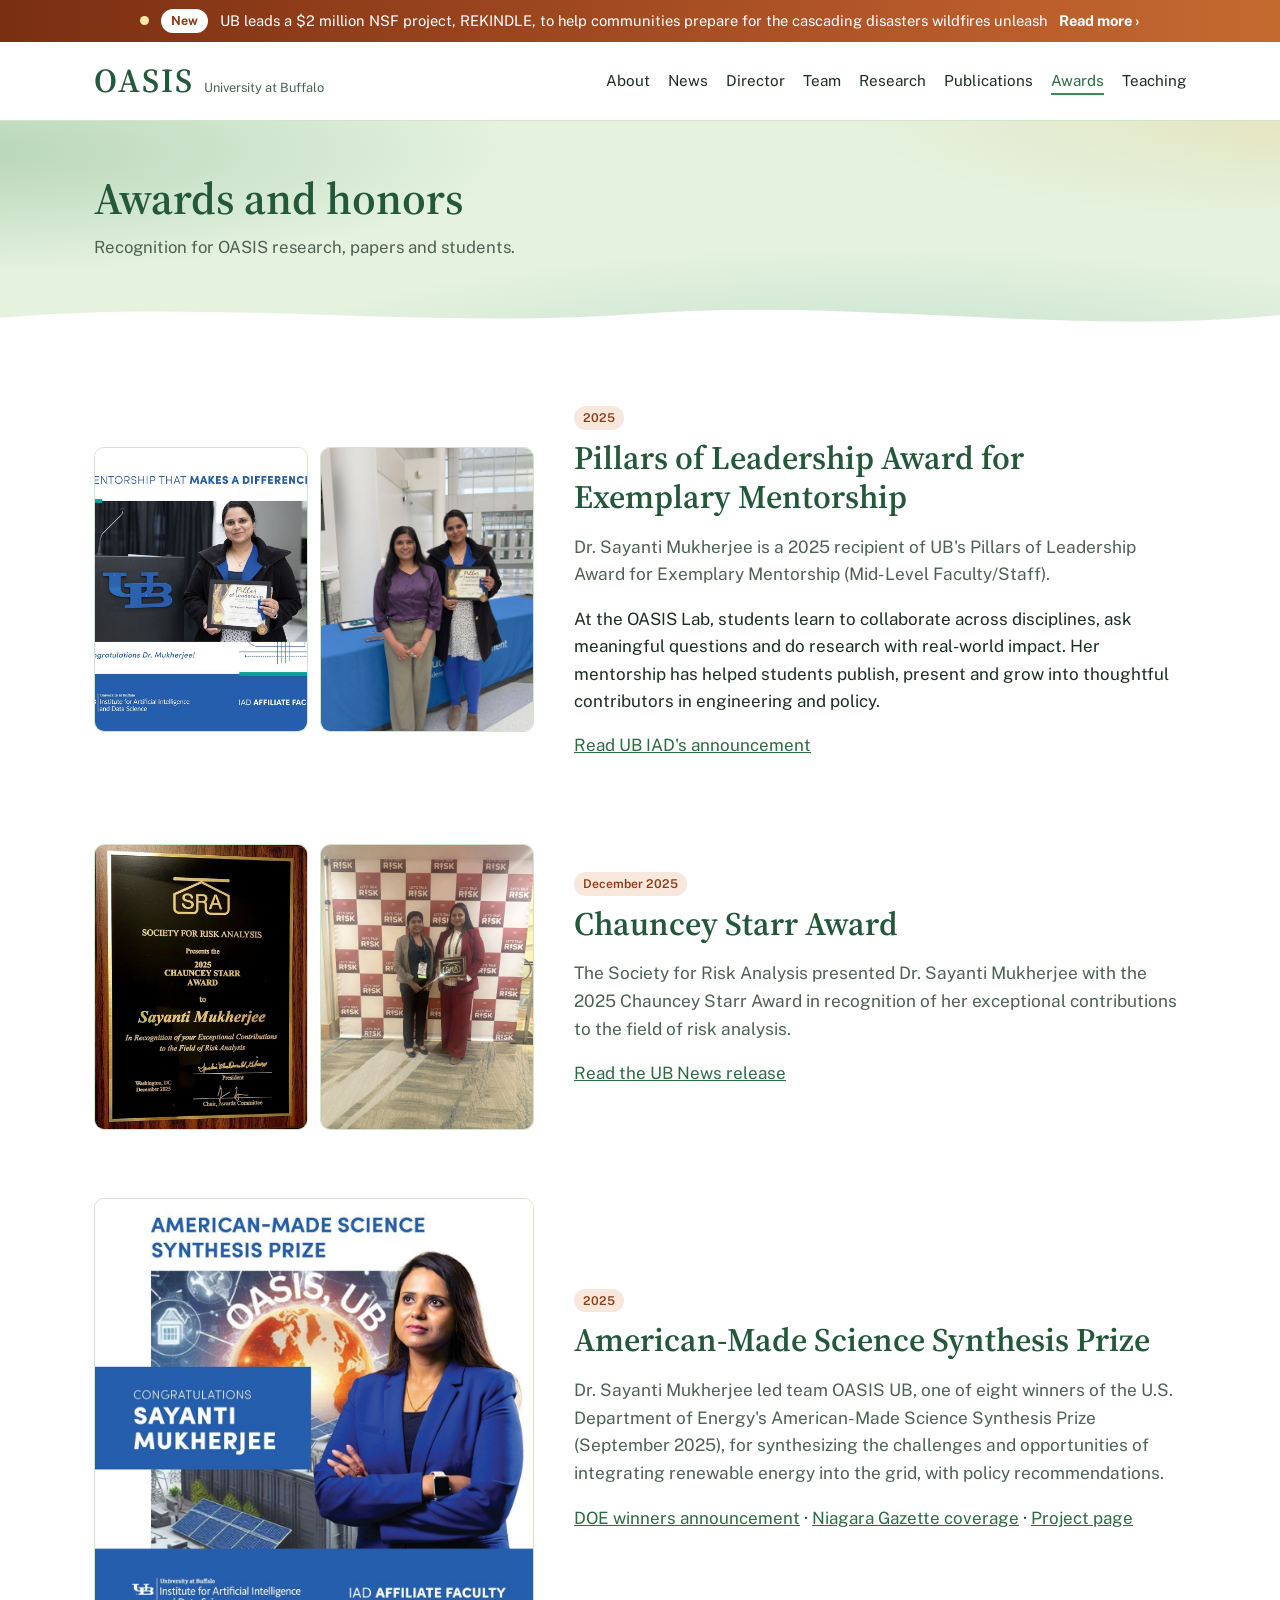
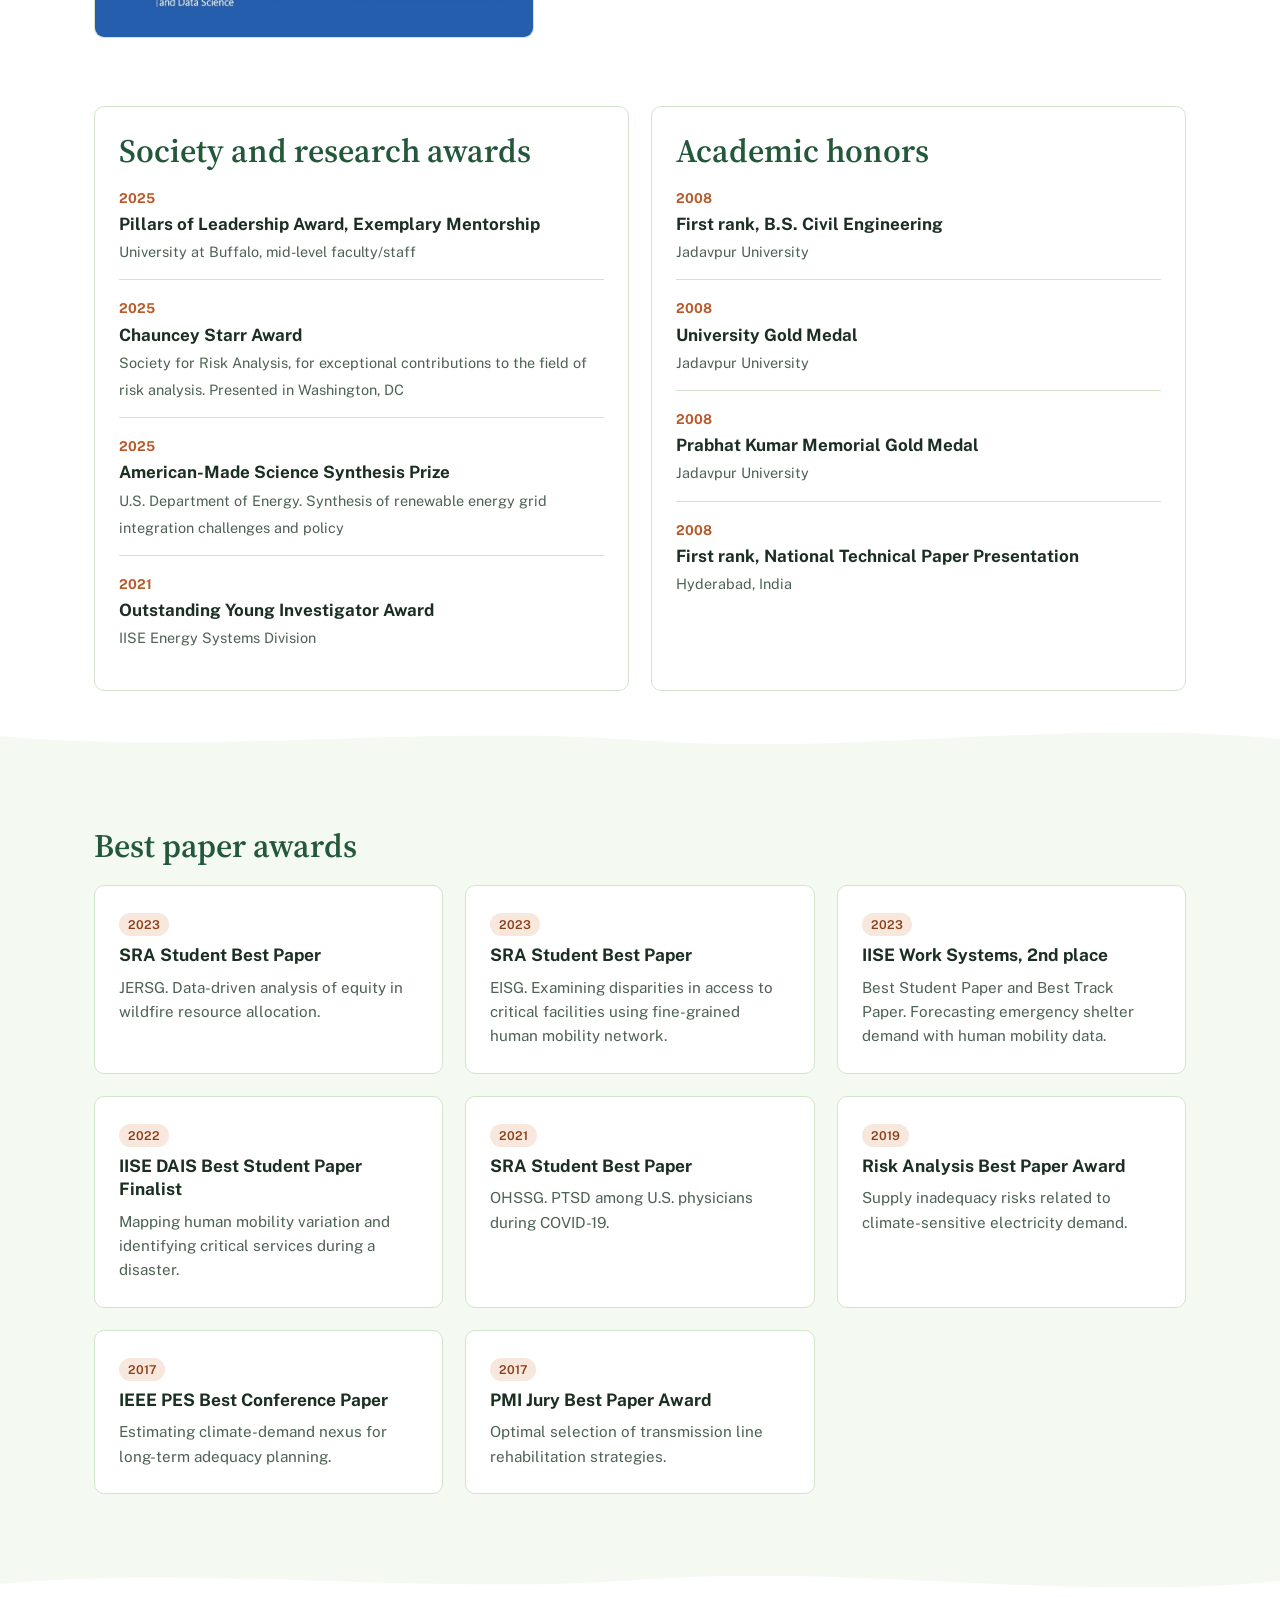
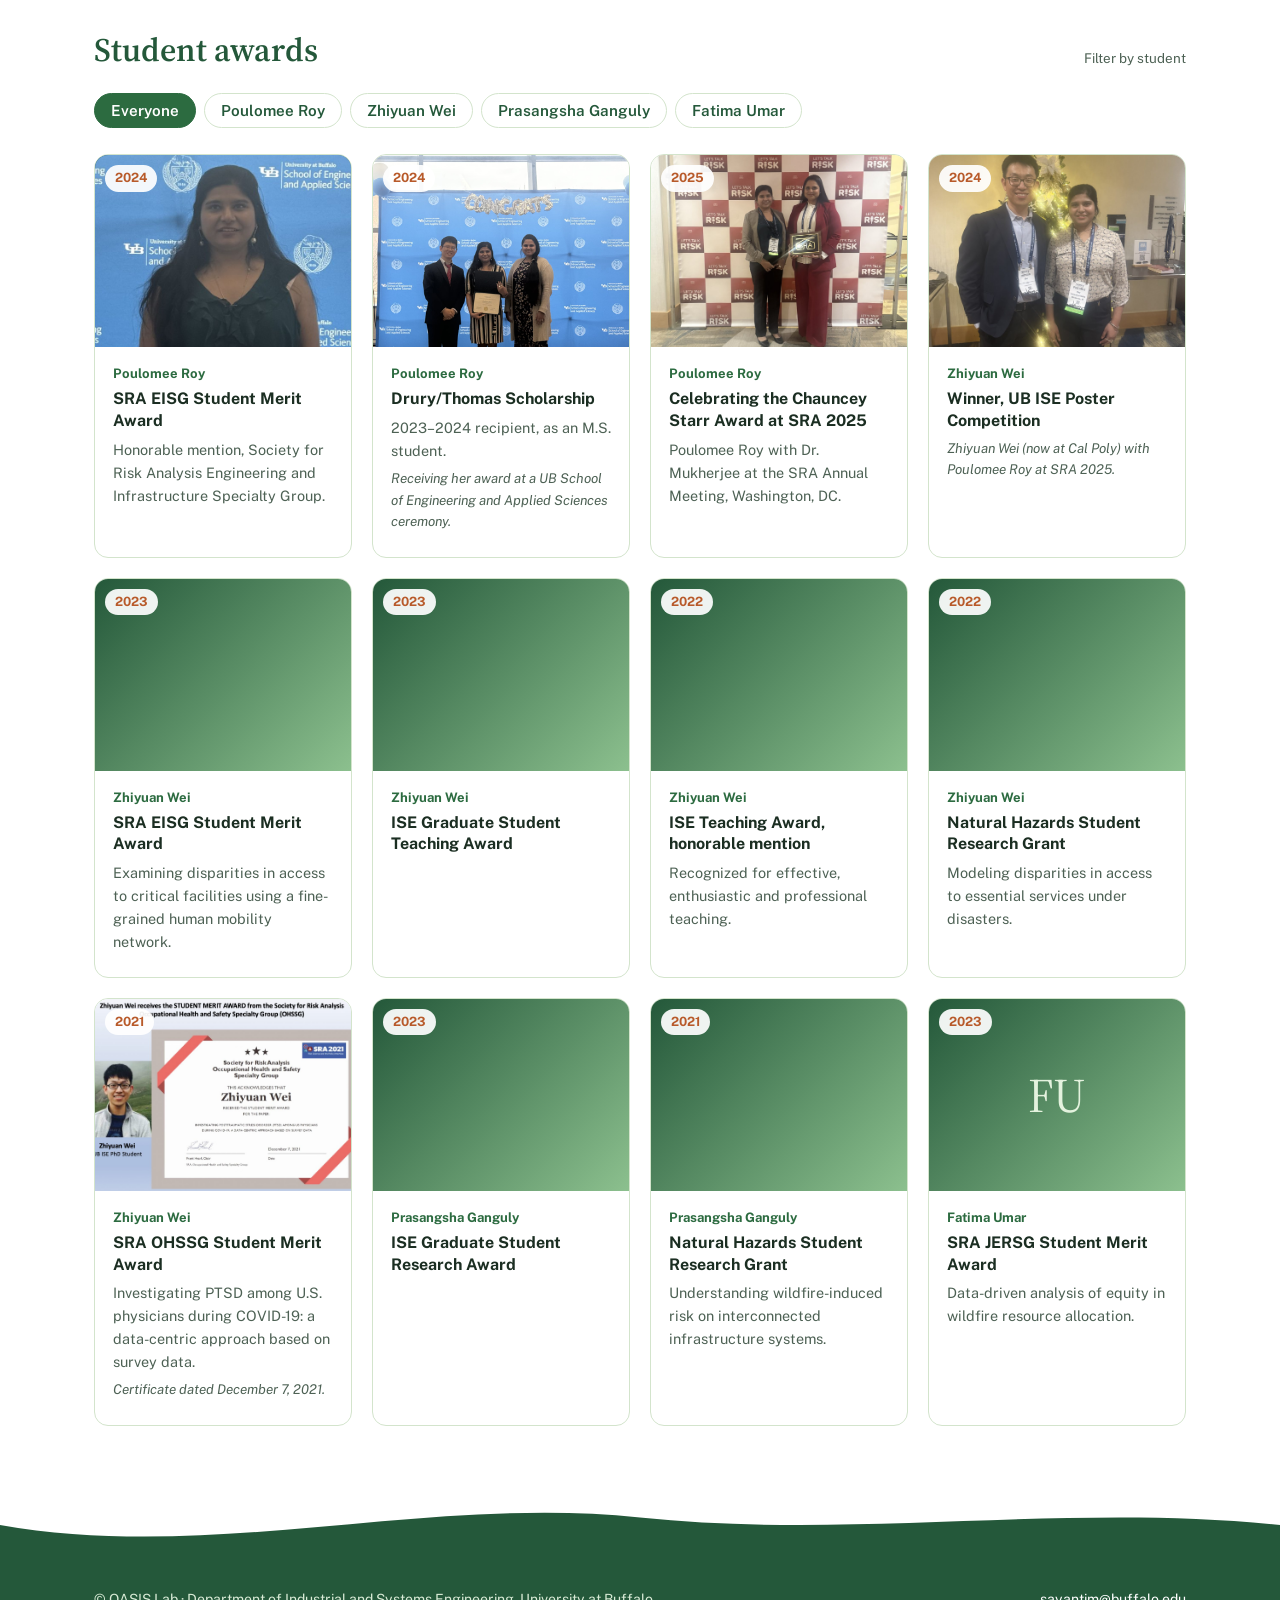
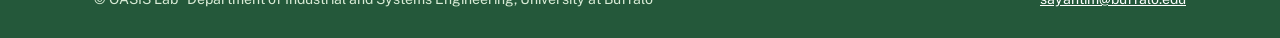
<file: awards.html>
<!DOCTYPE html>
<html lang="en">
<head>
<meta charset="utf-8">
<meta name="viewport" content="width=device-width, initial-scale=1, viewport-fit=cover">
<title>Awards – OASIS Lab</title>
<meta name="description" content="OASIS Lab at the University at Buffalo: risk science, operations research and AI for resilient, equitable infrastructure.">
<link rel="icon" href="data:image/svg+xml,<svg xmlns='http://www.w3.org/2000/svg' viewBox='0 0 100 100'><text y='.9em' font-size='90'>🌿</text></svg>">
<link rel="preconnect" href="https://fonts.googleapis.com">
<link rel="preconnect" href="https://fonts.gstatic.com" crossorigin>
<link href="https://fonts.googleapis.com/css2?family=Public+Sans:wght@400;500;600;700&family=Source+Serif+4:opsz,wght@8..60,500;8..60,600&display=swap" rel="stylesheet">
<link rel="stylesheet" href="styles.css">
</head>
<body>
<div class="progress" aria-hidden="true"></div>
<a class="flash" href="https://www.buffalo.edu/news/releases/2026/09/university-at-buffalo-national-science-foundation-wildfire-resilience.html"><span class="flash-dot" aria-hidden="true"></span><span class="flash-tag">New</span><span class="flash-text">UB leads a $2 million NSF project, REKINDLE, to help communities prepare for the cascading disasters wildfires unleash</span><span class="flash-more">Read more ›</span></a>
<header class="nav">
  <div class="wrap">
    <a class="brand" href="index.html"><b>OASIS</b><span>University at Buffalo</span></a>
    <button class="menu-btn" type="button" aria-expanded="false" aria-controls="menu">Menu</button>
    <nav aria-label="Main"><ul id="menu"><li><a href="index.html">About</a></li><li><a href="news.html">News</a></li><li><a href="director.html">Director</a></li><li><a href="team.html">Team</a></li><li><a href="research.html">Research</a></li><li><a href="publications.html">Publications</a></li><li><a href="awards.html" aria-current="page">Awards</a></li><li><a href="teaching.html">Teaching</a></li></ul></nav>
  </div>
</header>
<main>
<div class="page-head"><div class="wrap"><h1>Awards and honors</h1><p>Recognition for OASIS research, papers and students.</p></div></div>
<section style="padding-bottom:0"><div class="wrap feature">
  <div class="feature-pics"><img src="images/pillars-2025-iad.jpg" alt="Mentorship that makes a difference: congratulations Dr. Mukherjee, UB Pillars of Leadership Award"><img src="images/pillars-2025-with-poulomee.jpg" alt="Dr. Mukherjee with her Pillars of Leadership award, alongside PhD student Poulomee Roy"></div>
  <div><span class="tag warm">2025</span><h2>Pillars of Leadership Award for Exemplary Mentorship</h2>
  <p class="lead">Dr. Sayanti Mukherjee is a 2025 recipient of UB's Pillars of Leadership Award for Exemplary Mentorship (Mid-Level Faculty/Staff).</p>
  <p>At the OASIS Lab, students learn to collaborate across disciplines, ask meaningful questions and do research with real-world impact. Her mentorship has helped students publish, present and grow into thoughtful contributors in engineering and policy.</p>
  <p><a href="https://lnkd.in/ewB3y6AP">Read UB IAD's announcement</a></p></div>
</div></section>
<section style="padding-bottom:0"><div class="wrap feature">
  <div class="feature-pics"><img src="images/sra-chauncey-starr-award.jpg" alt="Society for Risk Analysis 2025 Chauncey Starr Award plaque presented to Sayanti Mukherjee"><img src="images/sra2025-starr-1.jpg" alt="Dr. Mukherjee with the award and PhD student Poulomee Roy at the SRA 2025 Annual Meeting"></div>
  <div><span class="tag warm">December 2025</span><h2>Chauncey Starr Award</h2>
  <p class="lead">The Society for Risk Analysis presented Dr. Sayanti Mukherjee with the 2025 Chauncey Starr Award in recognition of her exceptional contributions to the field of risk analysis.</p>
  <p><a href="https://www.buffalo.edu/news/releases/2025/12/Mukherjee-Distinguished-Young-Risk-Analyst-Award.html">Read the UB News release</a></p></div>
</div></section>
<section style="padding-bottom:0"><div class="wrap feature">
  <img src="images/science-synthesis-prize.jpg" alt="American-Made Science Synthesis Prize: congratulations Sayanti Mukherjee, IAD Affiliate Faculty, University at Buffalo">
  <div><span class="tag warm">2025</span><h2>American-Made Science Synthesis Prize</h2>
  <p class="lead">Dr. Sayanti Mukherjee led team OASIS UB, one of eight winners of the U.S. Department of Energy's American-Made Science Synthesis Prize (September 2025), for synthesizing the challenges and opportunities of integrating renewable energy into the grid, with policy recommendations.</p>
  <p><a href="https://www.herox.com/ScienceSynthesis/update/7795">DOE winners announcement</a> · <a href="https://www.niagara-gazette.com/news/education/ub-engineering-professor-emphasizes-need-for-social-economic-buy-in-for-renewable-energ/article_859aeefd-2a63-4e19-a578-1e52ba0c803c.html">Niagara Gazette coverage</a> · <a href="research.html#doe">Project page</a></p></div>
</div></section>
<section><div class="wrap grid g2">
<div class="card"><h2>Society and research awards</h2><ul class="award-list"><li><span class="yr">2025</span><strong>Pillars of Leadership Award, Exemplary Mentorship</strong><span class="d">University at Buffalo, mid-level faculty/staff</span></li><li><span class="yr">2025</span><strong>Chauncey Starr Award</strong><span class="d">Society for Risk Analysis, for exceptional contributions to the field of risk analysis. Presented in Washington, DC</span></li><li><span class="yr">2025</span><strong>American-Made Science Synthesis Prize</strong><span class="d">U.S. Department of Energy. Synthesis of renewable energy grid integration challenges and policy</span></li><li><span class="yr">2021</span><strong>Outstanding Young Investigator Award</strong><span class="d">IISE Energy Systems Division</span></li></ul></div>
<div class="card"><h2>Academic honors</h2><ul class="award-list"><li><span class="yr">2008</span><strong>First rank, B.S. Civil Engineering</strong><span class="d">Jadavpur University</span></li><li><span class="yr">2008</span><strong>University Gold Medal</strong><span class="d">Jadavpur University</span></li><li><span class="yr">2008</span><strong>Prabhat Kumar Memorial Gold Medal</strong><span class="d">Jadavpur University</span></li><li><span class="yr">2008</span><strong>First rank, National Technical Paper Presentation</strong><span class="d">Hyderabad, India</span></li></ul></div>
</div></section>
<section class="tint"><div class="wrap"><h2>Best paper awards</h2><div class="grid g3" style="margin-top:20px">
<article class="card"><span class="tag warm">2023</span><h3>SRA Student Best Paper</h3><p>JERSG. Data-driven analysis of equity in wildfire resource allocation.</p></article><article class="card"><span class="tag warm">2023</span><h3>SRA Student Best Paper</h3><p>EISG. Examining disparities in access to critical facilities using fine-grained human mobility network.</p></article><article class="card"><span class="tag warm">2023</span><h3>IISE Work Systems, 2nd place</h3><p>Best Student Paper and Best Track Paper. Forecasting emergency shelter demand with human mobility data.</p></article><article class="card"><span class="tag warm">2022</span><h3>IISE DAIS Best Student Paper Finalist</h3><p>Mapping human mobility variation and identifying critical services during a disaster.</p></article><article class="card"><span class="tag warm">2021</span><h3>SRA Student Best Paper</h3><p>OHSSG. PTSD among U.S. physicians during COVID-19.</p></article><article class="card"><span class="tag warm">2019</span><h3>Risk Analysis Best Paper Award</h3><p>Supply inadequacy risks related to climate-sensitive electricity demand.</p></article><article class="card"><span class="tag warm">2017</span><h3>IEEE PES Best Conference Paper</h3><p>Estimating climate-demand nexus for long-term adequacy planning.</p></article><article class="card"><span class="tag warm">2017</span><h3>PMI Jury Best Paper Award</h3><p>Optimal selection of transmission line rehabilitation strategies.</p></article>
</div></div></section>
<section class="stud"><div class="wrap">
<div class="sec-top"><h2>Student awards</h2><p class="meta" style="margin:0">Filter by student</p></div>
<div class="chips" role="tablist" aria-label="Filter student awards">
  <button type="button" data-who="all" aria-selected="true">Everyone</button>
  <button type="button" data-who="poulomee" aria-selected="false">Poulomee Roy</button>
  <button type="button" data-who="zhiyuan" aria-selected="false">Zhiyuan Wei</button>
  <button type="button" data-who="prasangsha" aria-selected="false">Prasangsha Ganguly</button>
  <button type="button" data-who="fatima" aria-selected="false">Fatima Umar</button>
</div>
<div class="sa-grid"><article class="sa" data-who="poulomee"><div class="sa-pic face"><img src="images/poulomee-headshot.jpg" alt="Poulomee Roy" loading="lazy" onerror="this.remove()"><span class="yr">2024</span></div><div class="sa-body"><p class="who">Poulomee Roy</p><h3>SRA EISG Student Merit Award</h3><p>Honorable mention, Society for Risk Analysis Engineering and Infrastructure Specialty Group.</p></div></article><article class="sa" data-who="poulomee"><div class="sa-pic"><img src="images/seas-award-poulomee.jpg" alt="Poulomee Roy" loading="lazy" onerror="this.remove()"><span class="yr">2024</span></div><div class="sa-body"><p class="who">Poulomee Roy</p><h3>Drury/Thomas Scholarship</h3><p>2023–2024 recipient, as an M.S. student.</p><p class="cap">Receiving her award at a UB School of Engineering and Applied Sciences ceremony.</p></div></article><article class="sa" data-who="poulomee"><div class="sa-pic"><img src="images/sra2025-starr-2.jpg" alt="Poulomee Roy" loading="lazy" onerror="this.remove()"><span class="yr">2025</span></div><div class="sa-body"><p class="who">Poulomee Roy</p><h3>Celebrating the Chauncey Starr Award at SRA 2025</h3><p>Poulomee Roy with Dr. Mukherjee at the SRA Annual Meeting, Washington, DC.</p></div></article><article class="sa" data-who="zhiyuan"><div class="sa-pic"><img src="images/sra2025-zhiyuan-poulomee.jpg" alt="Zhiyuan Wei" loading="lazy" onerror="this.remove()"><span class="yr">2024</span></div><div class="sa-body"><p class="who">Zhiyuan Wei</p><h3>Winner, UB ISE Poster Competition</h3><p class="cap">Zhiyuan Wei (now at Cal Poly) with Poulomee Roy at SRA 2025.</p></div></article><article class="sa" data-who="zhiyuan"><div class="sa-pic face"><img src="https://oasis.eng.buffalo.edu/wp-content/uploads/2024/12/zhiyuan.jpeg" alt="Zhiyuan Wei" loading="lazy" onerror="this.remove()"><span class="yr">2023</span></div><div class="sa-body"><p class="who">Zhiyuan Wei</p><h3>SRA EISG Student Merit Award</h3><p>Examining disparities in access to critical facilities using a fine-grained human mobility network.</p></div></article><article class="sa" data-who="zhiyuan"><div class="sa-pic face"><img src="https://oasis.eng.buffalo.edu/wp-content/uploads/2024/12/zhiyuan.jpeg" alt="Zhiyuan Wei" loading="lazy" onerror="this.remove()"><span class="yr">2023</span></div><div class="sa-body"><p class="who">Zhiyuan Wei</p><h3>ISE Graduate Student Teaching Award</h3></div></article><article class="sa" data-who="zhiyuan"><div class="sa-pic face"><img src="https://oasis.eng.buffalo.edu/wp-content/uploads/2024/12/zhiyuan.jpeg" alt="Zhiyuan Wei" loading="lazy" onerror="this.remove()"><span class="yr">2022</span></div><div class="sa-body"><p class="who">Zhiyuan Wei</p><h3>ISE Teaching Award, honorable mention</h3><p>Recognized for effective, enthusiastic and professional teaching.</p></div></article><article class="sa" data-who="zhiyuan"><div class="sa-pic face"><img src="https://oasis.eng.buffalo.edu/wp-content/uploads/2024/12/zhiyuan.jpeg" alt="Zhiyuan Wei" loading="lazy" onerror="this.remove()"><span class="yr">2022</span></div><div class="sa-body"><p class="who">Zhiyuan Wei</p><h3>Natural Hazards Student Research Grant</h3><p>Modeling disparities in access to essential services under disasters.</p></div></article><article class="sa" data-who="zhiyuan"><div class="sa-pic"><img src="images/zhiyuan-ohssg-2021.jpg" alt="Zhiyuan Wei" loading="lazy" onerror="this.remove()"><span class="yr">2021</span></div><div class="sa-body"><p class="who">Zhiyuan Wei</p><h3>SRA OHSSG Student Merit Award</h3><p>Investigating PTSD among U.S. physicians during COVID-19: a data-centric approach based on survey data.</p><p class="cap">Certificate dated December 7, 2021.</p></div></article><article class="sa" data-who="prasangsha"><div class="sa-pic face"><img src="https://oasis.eng.buffalo.edu/wp-content/uploads/2024/12/prasangsha.jpeg" alt="Prasangsha Ganguly" loading="lazy" onerror="this.remove()"><span class="yr">2023</span></div><div class="sa-body"><p class="who">Prasangsha Ganguly</p><h3>ISE Graduate Student Research Award</h3></div></article><article class="sa" data-who="prasangsha"><div class="sa-pic face"><img src="https://oasis.eng.buffalo.edu/wp-content/uploads/2024/12/prasangsha.jpeg" alt="Prasangsha Ganguly" loading="lazy" onerror="this.remove()"><span class="yr">2021</span></div><div class="sa-body"><p class="who">Prasangsha Ganguly</p><h3>Natural Hazards Student Research Grant</h3><p>Understanding wildfire-induced risk on interconnected infrastructure systems.</p></div></article><article class="sa" data-who="fatima"><div class="sa-pic"><span class="initials">FU</span><span class="yr">2023</span></div><div class="sa-body"><p class="who">Fatima Umar</p><h3>SRA JERSG Student Merit Award</h3><p>Data-driven analysis of equity in wildfire resource allocation.</p></div></article></div>
</div></section>
</main>
<footer><svg class="footer-wave" viewBox="0 0 1440 80" preserveAspectRatio="none" aria-hidden="true"><path d="M0,40 C240,90 480,0 720,30 C960,60 1200,10 1440,40 L1440,80 L0,80 Z"/></svg><div class="wrap"><span>© OASIS Lab · Department of Industrial and Systems Engineering, University at Buffalo</span><span><a href="mailto:sayantim@buffalo.edu">sayantim@buffalo.edu</a></span></div></footer>
<script src="site.js"></script>
</body>
</html>
</file>
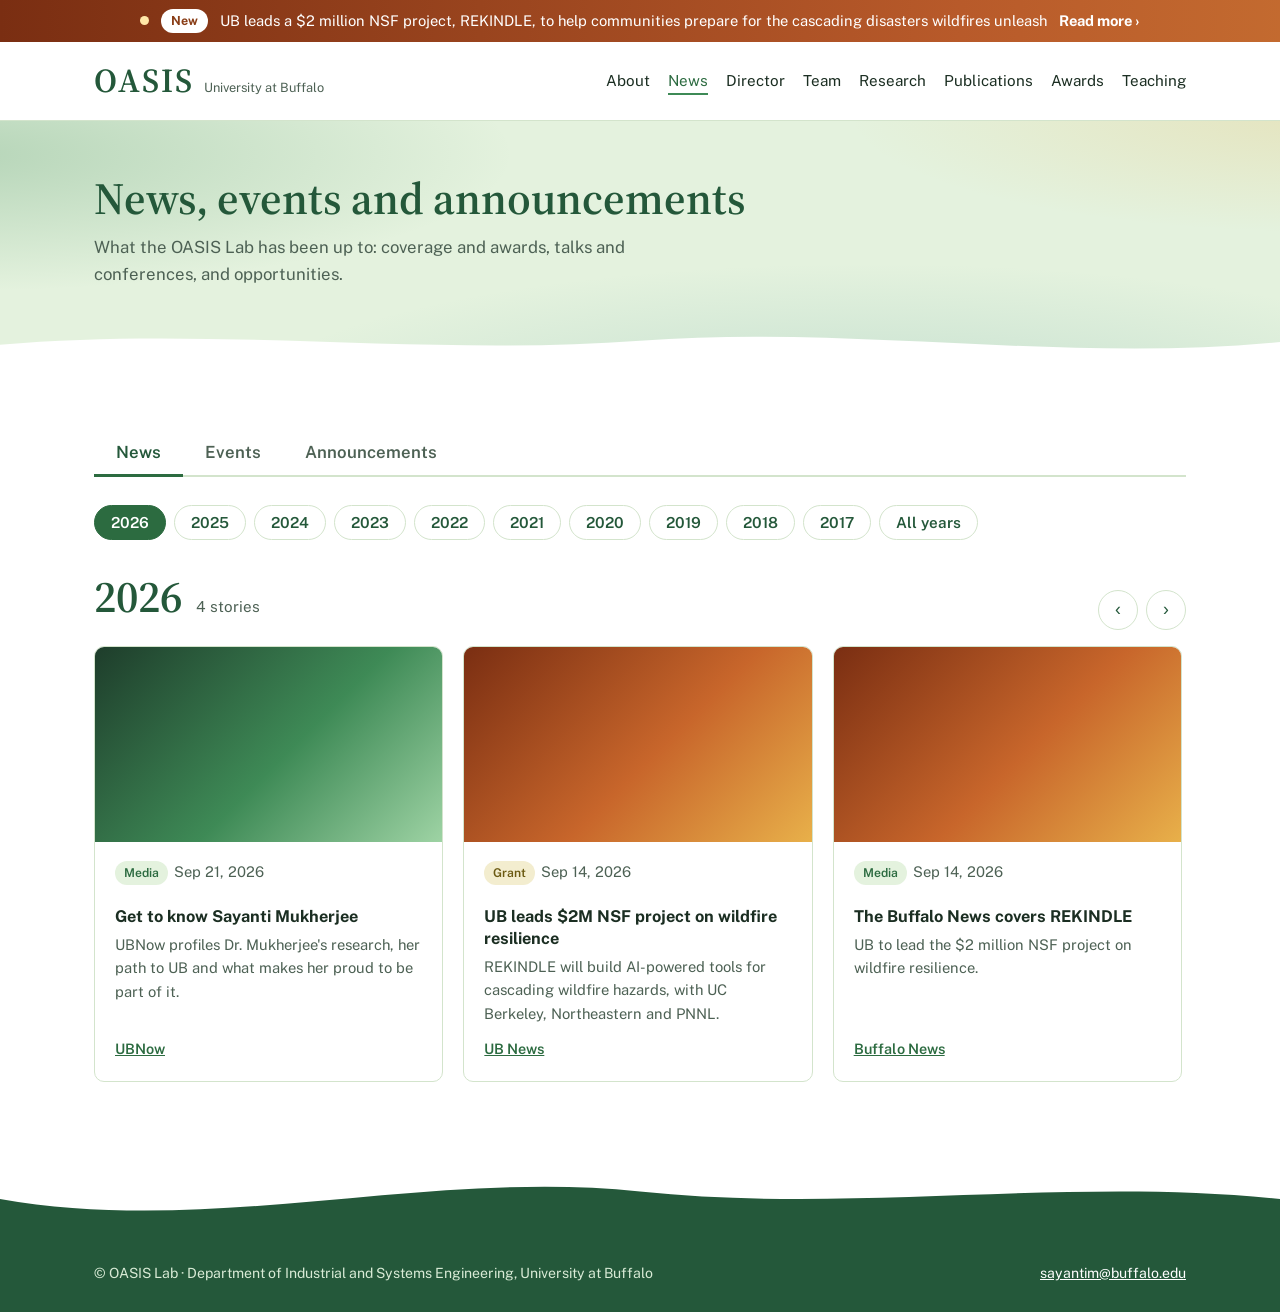
<file: news.html>
<!DOCTYPE html>
<html lang="en">
<head>
<meta charset="utf-8">
<meta name="viewport" content="width=device-width, initial-scale=1, viewport-fit=cover">
<title>News – OASIS Lab</title>
<meta name="description" content="OASIS Lab at the University at Buffalo: risk science, operations research and AI for resilient, equitable infrastructure.">
<link rel="icon" href="data:image/svg+xml,<svg xmlns='http://www.w3.org/2000/svg' viewBox='0 0 100 100'><text y='.9em' font-size='90'>🌿</text></svg>">
<link rel="preconnect" href="https://fonts.googleapis.com">
<link rel="preconnect" href="https://fonts.gstatic.com" crossorigin>
<link href="https://fonts.googleapis.com/css2?family=Public+Sans:wght@400;500;600;700&family=Source+Serif+4:opsz,wght@8..60,500;8..60,600&display=swap" rel="stylesheet">
<link rel="stylesheet" href="styles.css">
</head>
<body>
<div class="progress" aria-hidden="true"></div>
<a class="flash" href="https://www.buffalo.edu/news/releases/2026/09/university-at-buffalo-national-science-foundation-wildfire-resilience.html"><span class="flash-dot" aria-hidden="true"></span><span class="flash-tag">New</span><span class="flash-text">UB leads a $2 million NSF project, REKINDLE, to help communities prepare for the cascading disasters wildfires unleash</span><span class="flash-more">Read more ›</span></a>
<header class="nav">
  <div class="wrap">
    <a class="brand" href="index.html"><b>OASIS</b><span>University at Buffalo</span></a>
    <button class="menu-btn" type="button" aria-expanded="false" aria-controls="menu">Menu</button>
    <nav aria-label="Main"><ul id="menu"><li><a href="index.html">About</a></li><li><a href="news.html" aria-current="page">News</a></li><li><a href="director.html">Director</a></li><li><a href="team.html">Team</a></li><li><a href="research.html">Research</a></li><li><a href="publications.html">Publications</a></li><li><a href="awards.html">Awards</a></li><li><a href="teaching.html">Teaching</a></li></ul></nav>
  </div>
</header>
<main>
<div class="page-head"><div class="wrap"><h1>News, events and announcements</h1><p>What the OASIS Lab has been up to: coverage and awards, talks and conferences, and opportunities.</p></div></div>
<section><div class="wrap">
  <div class="cats" role="tablist" aria-label="Sections">
    <button type="button" role="tab" data-cat="news" aria-selected="true">News</button>
    <button type="button" role="tab" data-cat="events" aria-selected="false">Events</button>
    <button type="button" role="tab" data-cat="announcements" aria-selected="false">Announcements</button>
  </div>

  <div class="cat-panel" id="news" role="tabpanel">
    <div class="years" role="tablist" aria-label="Filter news by year"><button type="button" role="tab" data-year="2026" aria-selected="true">2026</button><button type="button" role="tab" data-year="2025" aria-selected="false">2025</button><button type="button" role="tab" data-year="2024" aria-selected="false">2024</button><button type="button" role="tab" data-year="2023" aria-selected="false">2023</button><button type="button" role="tab" data-year="2022" aria-selected="false">2022</button><button type="button" role="tab" data-year="2021" aria-selected="false">2021</button><button type="button" role="tab" data-year="2020" aria-selected="false">2020</button><button type="button" role="tab" data-year="2019" aria-selected="false">2019</button><button type="button" role="tab" data-year="2018" aria-selected="false">2018</button><button type="button" role="tab" data-year="2017" aria-selected="false">2017</button><button type="button" role="tab" data-year="all" aria-selected="false">All years</button></div>
    <div class="year-label"><h2 id="yearTitle">2026</h2><span id="yearCount"></span></div>
    <div id="yearNews"><div class="slider" aria-roledescription="carousel" aria-label="News by year">
  <div class="sec-top" style="justify-content:flex-end;margin-bottom:12px"><div class="ctrls"><button type="button" data-dir="-1" aria-label="Previous">‹</button><button type="button" data-dir="1" aria-label="Next">›</button></div></div>
  <div class="track" tabindex="0"><article class="slide sat" data-year="2026"><div class="pic"><img src="https://oasis.eng.buffalo.edu/wp-content/uploads/2019/07/UB-Headshots-1.jpg" alt="" loading="lazy" style="object-position:50% 22%" onerror="this.remove()"></div><div class="body"><p class="meta"><span class="tag ">Media</span>Sep 21, 2026</p><h3>Get to know Sayanti Mukherjee</h3><p>UBNow profiles Dr. Mukherjee's research, her path to UB and what makes her proud to be part of it.</p><a class="more" href="https://www.buffalo.edu/ubnow.html">UBNow</a></div></article><article class="slide fire" data-year="2026"><div class="pic"><img src="https://commons.wikimedia.org/wiki/Special:FilePath/Aerial%20photography%20of%20big%20white%20fire%20smoke%20from%20forest%20fire.jpg?width=800" alt="" loading="lazy" onerror="this.remove()"></div><div class="body"><p class="meta"><span class="tag gold">Grant</span>Sep 14, 2026</p><h3>UB leads $2M NSF project on wildfire resilience</h3><p>REKINDLE will build AI-powered tools for cascading wildfire hazards, with UC Berkeley, Northeastern and PNNL.</p><a class="more" href="https://www.buffalo.edu/news/releases/2026/09/university-at-buffalo-national-science-foundation-wildfire-resilience.html">UB News</a></div></article><article class="slide fire" data-year="2026"><div class="pic"><img src="https://oasis.eng.buffalo.edu/wp-content/uploads/2023/03/natural_disaster_1_.5481cd754500a.jpg" alt="" loading="lazy" onerror="this.remove()"></div><div class="body"><p class="meta"><span class="tag ">Media</span>Sep 14, 2026</p><h3>The Buffalo News covers REKINDLE</h3><p>UB to lead the $2 million NSF project on wildfire resilience.</p><a class="more" href="https://buffalonews.com/news/community/article_fa603011-f3dc-5f8d-8df2-677245b37a94.html">Buffalo News</a></div></article><article class="slide sat" data-year="2026"><div class="pic"><img src="https://commons.wikimedia.org/wiki/Special:FilePath/Fiona%202022-09-22%202100Z.jpg?width=800" alt="" loading="lazy" onerror="this.remove()"></div><div class="body"><p class="meta"><span class="tag ">Media</span>Sep 2026</p><h3>Northeastern joins the REKINDLE team</h3><p>Northeastern's College of Engineering on the four-institution effort.</p><a class="more" href="https://coe.northeastern.edu/news/northeastern-joins-2m-nsf-funded-effort-to-build-resilience-against-wildfire-and-its-cascading-aftershocks/">Northeastern</a></div></article><article class="slide sat" data-year="2025"><div class="pic"><img src="images/sra2025-starr-1.jpg" alt="" loading="lazy" onerror="this.remove()"></div><div class="body"><p class="meta"><span class="tag warm">Award</span>Dec 2025</p><h3>With the Chauncey Starr Award at SRA 2025</h3><p>Poulomee Roy and Dr. Mukherjee at the SRA Annual Meeting in Washington, DC.</p></div></article><article class="slide sat" data-year="2025"><div class="pic"><img src="images/sra-chauncey-starr-award.jpg" alt="Society for Risk Analysis 2025 Chauncey Starr Award plaque presented to Sayanti Mukherjee" loading="lazy" class="contain dark" onerror="this.remove()"></div><div class="body"><p class="meta"><span class="tag warm">Award</span>Dec 2025</p><h3>SRA Chauncey Starr Award</h3><p>Society for Risk Analysis honors Dr. Mukherjee for exceptional contributions to risk analysis.</p><a class="more" href="https://www.buffalo.edu/news/releases/2025/12/Mukherjee-Distinguished-Young-Risk-Analyst-Award.html">UB News</a></div></article><article class="slide sat" data-year="2025"><div class="pic"><img src="https://commons.wikimedia.org/wiki/Special:FilePath/California%20Fires%20MODIS081715.jpg?width=800" alt="" loading="lazy" onerror="this.remove()"></div><div class="body"><p class="meta"><span class="tag ">Media</span>Dec 9, 2025</p><h3>GeoFlame VISION maps future wildfire risk</h3><p>PreventionWeb features AI and satellite-based wildfire risk maps, about 92% accurate.</p><a class="more" href="https://www.preventionweb.net/news/geoflame-vision-using-ai-and-satellite-imagery-predict-future-wildfire-risk">PreventionWeb</a></div></article><article class="slide wind" data-year="2025"><div class="pic"><img src="https://commons.wikimedia.org/wiki/Special:FilePath/Power%20County%20Wind%20Farm%20002.jpg?width=800" alt="" loading="lazy" onerror="this.remove()"></div><div class="body"><p class="meta"><span class="tag ">Media</span>Nov 14, 2025</p><h3>Renewables need social and economic buy-in</h3><p>Niagara Gazette covers prize-winning work on renewable energy integration and grid resilience.</p><a class="more" href="https://www.niagara-gazette.com/news/education/ub-engineering-professor-emphasizes-need-for-social-economic-buy-in-for-renewable-energ/article_859aeefd-2a63-4e19-a578-1e52ba0c803c.html">Niagara Gazette</a></div></article><article class="slide sat" data-year="2025"><div class="pic"><img src="images/science-synthesis-prize.jpg" alt="American-Made Science Synthesis Prize: congratulations Sayanti Mukherjee" loading="lazy" class="contain" onerror="this.remove()"></div><div class="body"><p class="meta"><span class="tag warm">Award</span>Sep 4, 2025</p><h3>American-Made Science Synthesis Prize</h3><p>Team OASIS UB is one of eight winners of DOE's $10,000 Science Synthesis Prize on renewable grid integration.</p><a class="more" href="https://www.herox.com/ScienceSynthesis/update/7795">DOE announcement</a></div></article><article class="slide sat" data-year="2025"><div class="pic"><img src="images/pillars-2025-iad.jpg" alt="Mentorship that makes a difference: congratulations Dr. Mukherjee, UB Pillars of Leadership Award" loading="lazy" class="contain" onerror="this.remove()"></div><div class="body"><p class="meta"><span class="tag warm">Award</span>2025</p><h3>UB Pillars of Leadership Award</h3><p>Dr. Mukherjee honored for exemplary mentorship (mid-level faculty/staff).</p><a class="more" href="https://lnkd.in/ewB3y6AP">Read the post</a></div></article><article class="slide fire" data-year="2025"><div class="pic"><img src="https://commons.wikimedia.org/wiki/Special:FilePath/Aerial%20photography%20of%20big%20white%20fire%20smoke%20from%20forest%20fire.jpg?width=800" alt="" loading="lazy" onerror="this.remove()"></div><div class="body"><p class="meta"><span class="tag ">Talk</span>Jul 2025</p><h3>Four talks at the Natural Hazards Workshop</h3><p>Wildfire resource inequity, GenAI infrastructure risk, social impacts and a county risk index.</p></div></article><article class="slide sat" data-year="2025"><div class="pic"><img src="images/poulomee-headshot.jpg" alt="" loading="lazy" style="object-position:50% 22%" onerror="this.remove()"></div><div class="body"><p class="meta"><span class="tag ">Paper</span>Jun 2025</p><h3>ESREL & SRA-Europe, Norway</h3><p>Poulomee Roy presents post-wildfire resource allocation inequities across the Southwest.</p></div></article><article class="slide sat" data-year="2025"><div class="pic"><img src="https://commons.wikimedia.org/wiki/Special:FilePath/California%20Fires%20MODIS081715.jpg?width=800" alt="" loading="lazy" onerror="this.remove()"></div><div class="body"><p class="meta"><span class="tag ">Paper</span>May 2025</p><h3>BLAZE TRACK at IISE</h3><p>Dynamic wildfire risk maps from MODIS satellite imagery and AI.</p></div></article><article class="slide fire" data-year="2024"><div class="pic"><img src="https://commons.wikimedia.org/wiki/Special:FilePath/Aerial%20photography%20of%20big%20white%20fire%20smoke%20from%20forest%20fire.jpg?width=800" alt="" loading="lazy" onerror="this.remove()"></div><div class="body"><p class="meta"><span class="tag ">Media</span>Dec 10, 2024</p><h3>Wildfire resources aren't shared equally</h3><p>Phys.org: disadvantaged California communities got fewer personnel and less funding.</p><a class="more" href="https://phys.org/news/2024-12-inequity-wildfire-resources-california.html">Phys.org</a></div></article><article class="slide sat" data-year="2024"><div class="pic"><img src="images/poulomee-headshot.jpg" alt="" loading="lazy" style="object-position:50% 22%" onerror="this.remove()"></div><div class="body"><p class="meta"><span class="tag warm">Award</span>Dec 2024</p><h3>SRA EISG student merit award</h3><p>Honorable mention for Poulomee Roy.</p></div></article><article class="slide sat" data-year="2024"><div class="pic"><img src="https://commons.wikimedia.org/wiki/Special:FilePath/Fiona%202022-09-22%202100Z.jpg?width=800" alt="" loading="lazy" onerror="this.remove()"></div><div class="body"><p class="meta"><span class="tag gold">Data</span>Apr 2024</p><h3>Puerto Rico datasets published</h3><p>Hurricane Fiona interviews and focus groups, open on NHERI DesignSafe.</p><a class="more" href="https://doi.org/10.17603/ds2-daer-ka54">DesignSafe</a></div></article><article class="slide fire" data-year="2024"><div class="pic"><img src="https://commons.wikimedia.org/wiki/Special:FilePath/Aerial%20photography%20of%20big%20white%20fire%20smoke%20from%20forest%20fire.jpg?width=800" alt="" loading="lazy" onerror="this.remove()"></div><div class="body"><p class="meta"><span class="tag gold">Grant</span>Feb 28, 2024</p><h3>$750,000 NSF grant on wildfire inequities</h3><p>Dr. Mukherjee leads a UB–UCF team studying emergency management disparities.</p><a class="more" href="https://www.buffalo.edu/news.host.html/content/shared/university/news/news-center-releases/2024/02/wildfire-research-grant.detail.html">UB News</a></div></article><article class="slide fire" data-year="2023"><div class="pic"><img src="https://oasis.eng.buffalo.edu/wp-content/uploads/2023/03/natural_disaster_1_.5481cd754500a.jpg" alt="" loading="lazy" onerror="this.remove()"></div><div class="body"><p class="meta"><span class="tag ">Media</span>Nov 22, 2023</p><h3>Featured by the UN Office for Disaster Risk Reduction</h3><p>Work with Fatima Umer on socioeconomic factors in wildfire resource allocation.</p></div></article><article class="slide fire" data-year="2023"><div class="pic"><img src="https://commons.wikimedia.org/wiki/Special:FilePath/Aerial%20photography%20of%20big%20white%20fire%20smoke%20from%20forest%20fire.jpg?width=800" alt="" loading="lazy" onerror="this.remove()"></div><div class="body"><p class="meta"><span class="tag ">Media</span>Nov 22, 2023</p><h3>Inequity in U.S. wildfire emergency response</h3><p>The same study featured in Society for Risk Analysis News.</p></div></article><article class="slide wind" data-year="2023"><div class="pic"><img src="https://commons.wikimedia.org/wiki/Special:FilePath/Bukit%20Batok%20Transmission%20Towers.jpg?width=800" alt="" loading="lazy" onerror="this.remove()"></div><div class="body"><p class="meta"><span class="tag ">Media</span>Sep 5, 2023</p><h3>CBS News on the aging U.S. grid</h3><p>Dr. Mukherjee on grid vulnerability to extreme weather and climate change.</p></div></article><article class="slide fire" data-year="2023"><div class="pic"><img src="https://oasis.eng.buffalo.edu/wp-content/uploads/2019/07/climate.jpg" alt="" loading="lazy" onerror="this.remove()"></div><div class="body"><p class="meta"><span class="tag ">Media</span>May 25, 2023</p><h3>The Hill on climate change</h3><p>“It’s obvious that climate change is real, and it’s happening.”</p></div></article><article class="slide sat" data-year="2023"><div class="pic"><img src="https://commons.wikimedia.org/wiki/Special:FilePath/Fiona%202022-09-22%202100Z.jpg?width=800" alt="" loading="lazy" onerror="this.remove()"></div><div class="body"><p class="meta"><span class="tag ">Fieldwork</span>Apr 2023</p><h3>Fieldwork in Puerto Rico</h3><p>Stakeholder interviews and focus groups after Hurricane Fiona (NSF RAPID).</p></div></article><article class="slide sat" data-year="2022"><div class="pic"><img src="https://oasis.eng.buffalo.edu/wp-content/uploads/2023/03/Healthy-People-2030-SDOH-Graphic-Domain-Labels.jpg" alt="" loading="lazy" onerror="this.remove()"></div><div class="body"><p class="meta"><span class="tag ">Paper</span>Oct 28, 2022</p><h3>Physician PTSD study in IEEE Access</h3><p>Factors behind post-traumatic stress in physicians during COVID-19, with the AMA.</p><a class="more" href="https://doi.org/10.1109/ACCESS.2022.3217770">Read paper</a></div></article><article class="slide wind" data-year="2022"><div class="pic"><img src="https://commons.wikimedia.org/wiki/Special:FilePath/Bukit%20Batok%20Transmission%20Towers.jpg?width=800" alt="" loading="lazy" onerror="this.remove()"></div><div class="body"><p class="meta"><span class="tag ">Media</span>Oct 1, 2022</p><h3>Spectrum News: why not bury power lines?</h3><p>Dr. Mukherjee weighs in as Hurricane Ian knocks out power to millions.</p></div></article><article class="slide wind" data-year="2022"><div class="pic"><img src="https://oasis.eng.buffalo.edu/wp-content/uploads/2019/07/grid.jpg" alt="" loading="lazy" onerror="this.remove()"></div><div class="body"><p class="meta"><span class="tag ">Media</span>Sep 22, 2022</p><h3>WGRZ on soaring heating costs</h3><p>Rising natural gas prices and the risk of energy poverty. Also carried by MSN.</p></div></article><article class="slide sat" data-year="2022"><div class="pic"><img src="https://oasis.eng.buffalo.edu/wp-content/uploads/2024/12/zhiyuan.jpeg" alt="" loading="lazy" style="object-position:50% 22%" onerror="this.remove()"></div><div class="body"><p class="meta"><span class="tag warm">Award</span>Apr 29, 2022</p><h3>ISE teaching award, honorable mention</h3><p>Zhiyuan Wei recognized for excellence as a teaching assistant.</p></div></article><article class="slide sat" data-year="2022"><div class="pic"><img src="https://oasis.eng.buffalo.edu/wp-content/uploads/2024/12/zhiyuan.jpeg" alt="" loading="lazy" style="object-position:50% 22%" onerror="this.remove()"></div><div class="body"><p class="meta"><span class="tag gold">Grant</span>Mar 9, 2022</p><h3>Natural Hazards Student Research Grant</h3><p>Zhiyuan Wei funded to model disparities in access to essential services.</p></div></article><article class="slide sat" data-year="2022"><div class="pic"><img src="https://oasis.eng.buffalo.edu/wp-content/uploads/2024/12/zhiyuan.jpeg" alt="" loading="lazy" style="object-position:50% 22%" onerror="this.remove()"></div><div class="body"><p class="meta"><span class="tag warm">Award</span>Mar 1, 2022</p><h3>IISE DAIS best student paper finalist</h3><p>Mapping human mobility and critical services during disasters.</p></div></article><article class="slide sat" data-year="2022"><div class="pic"><img src="https://oasis.eng.buffalo.edu/wp-content/uploads/2022/05/Screen-Shot-2022-05-25-at-4.50.50-PM-1024x766.png" alt="" loading="lazy" onerror="this.remove()"></div><div class="body"><p class="meta"><span class="tag ">Paper</span>Feb 22, 2022</p><h3>Multidimensional population health</h3><p>New IEEE Access paper models many dimensions of health at once.</p><a class="more" href="https://doi.org/10.1109/ACCESS.2022.3153482">Read paper</a></div></article><article class="slide fire" data-year="2022"><div class="pic"><img src="https://oasis.eng.buffalo.edu/wp-content/uploads/2019/07/climate.jpg" alt="" loading="lazy" onerror="this.remove()"></div><div class="body"><p class="meta"><span class="tag ">Media</span>Feb 4, 2022</p><h3>LA Times: AC demand may exceed grid supply</h3><p>Collaborative Earth’s Future study, also highlighted by AGU.</p><a class="more" href="https://doi.org/10.1029/2021EF002434">Read paper</a></div></article><article class="slide sat" data-year="2021"><div class="pic"><img src="https://oasis.eng.buffalo.edu/wp-content/uploads/2024/12/prasangsha.jpeg" alt="" loading="lazy" style="object-position:50% 22%" onerror="this.remove()"></div><div class="body"><p class="meta"><span class="tag ">Media</span>Dec 7, 2021</p><h3>Tech Xplore covers wildfire grid risk</h3><p>Prasangsha Ganguly’s Geo-AI framework gets his first media coverage.</p></div></article><article class="slide sat" data-year="2021"><div class="pic"><img src="https://oasis.eng.buffalo.edu/wp-content/uploads/2021/12/Screen-Shot-2021-12-24-at-4.42.25-PM-1024x769.png" alt="" loading="lazy" onerror="this.remove()"></div><div class="body"><p class="meta"><span class="tag warm">Award</span>Dec 6, 2021</p><h3>SRA OHSSG student merit award</h3><p>Zhiyuan Wei, for research on physician PTSD during COVID-19.</p></div></article><article class="slide sat" data-year="2021"><div class="pic"><img src="https://oasis.eng.buffalo.edu/wp-content/uploads/2021/12/Screen-Shot-2021-12-24-at-4.30.48-PM-1024x775.png" alt="" loading="lazy" onerror="this.remove()"></div><div class="body"><p class="meta"><span class="tag ">Paper</span>Nov 24, 2021</p><h3>Suicide disparities in PLOS One</h3><p>Socio-environmental drivers of suicide rates across U.S. metro areas.</p><a class="more" href="https://doi.org/10.1371/journal.pone.0258824">Read paper</a></div></article><article class="slide wind" data-year="2021"><div class="pic"><img src="https://commons.wikimedia.org/wiki/Special:FilePath/Power%20County%20Wind%20Farm%20002.jpg?width=800" alt="" loading="lazy" onerror="this.remove()"></div><div class="body"><p class="meta"><span class="tag ">Media</span>Nov 22, 2021</p><h3>Popular Science on the infrastructure bill</h3><p>Dr. Mukherjee on the green energy bets in the new law.</p></div></article><article class="slide sat" data-year="2021"><div class="pic"><img src="https://oasis.eng.buffalo.edu/wp-content/uploads/2021/12/Screen-Shot-2021-12-24-at-4.30.36-PM-1024x765.jpg" alt="" loading="lazy" onerror="this.remove()"></div><div class="body"><p class="meta"><span class="tag ">Paper</span>Oct 30, 2021</p><h3>What drives wildfire size</h3><p>Geophysical and human factors in western U.S. wildfires, in SERRA.</p><a class="more" href="https://doi.org/10.1007/s00477-021-02087-w">Read paper</a></div></article><article class="slide sat" data-year="2021"><div class="pic"><img src="https://oasis.eng.buffalo.edu/wp-content/uploads/2021/09/Screen-Shot-2021-09-16-at-1.02.59-PM-1024x772.png" alt="" loading="lazy" onerror="this.remove()"></div><div class="body"><p class="meta"><span class="tag ">Paper</span>Sep 2, 2021</p><h3>Mental health and cities in Scientific Reports</h3><p>Built environment and community mental health across U.S. metros.</p><a class="more" href="https://doi.org/10.1038/s41598-021-96801-x">Read paper</a></div></article><article class="slide fire" data-year="2021"><div class="pic"><img src="https://oasis.eng.buffalo.edu/wp-content/uploads/2019/07/climate.jpg" alt="" loading="lazy" onerror="this.remove()"></div><div class="body"><p class="meta"><span class="tag ">Media</span>Jul 27, 2021</p><h3>Voice of America on heat waves</h3><p>How extreme heat strains urban infrastructure and health.</p></div></article><article class="slide sat" data-year="2021"><div class="pic"><img src="https://oasis.eng.buffalo.edu/wp-content/uploads/2021/09/Screen-Shot-2021-09-16-at-1.04.05-PM-1024x769.png" alt="" loading="lazy" onerror="this.remove()"></div><div class="body"><p class="meta"><span class="tag ">Paper</span>May 30, 2021</p><h3>Sewer failure risk in Risk Analysis</h3><p>A two-stage machine learning model for urban sewer failures.</p><a class="more" href="https://doi.org/10.1111/risa.13742">Read paper</a></div></article><article class="slide sat" data-year="2021"><div class="pic"><img src="https://oasis.eng.buffalo.edu/wp-content/uploads/2021/09/Screen-Shot-2021-09-16-at-1.04.20-PM-1024x772.png" alt="" loading="lazy" onerror="this.remove()"></div><div class="body"><p class="meta"><span class="tag ">Paper</span>Apr 8, 2021</p><h3>Crime risk study in Physica A</h3><p>Prasangsha Ganguly’s first journal publication.</p><a class="more" href="https://doi.org/10.1016/j.physa.2021.125984">Read paper</a></div></article><article class="slide sat" data-year="2021"><div class="pic"><img src="https://oasis.eng.buffalo.edu/wp-content/uploads/2019/07/UB-Headshots-1.jpg" alt="" loading="lazy" style="object-position:50% 22%" onerror="this.remove()"></div><div class="body"><p class="meta"><span class="tag warm">Award</span>Apr 1, 2021</p><h3>IISE Outstanding Young Investigator</h3><p>Dr. Mukherjee receives the 2021 award in Energy Systems.</p><a class="more" href="https://www.buffalo.edu/shared-facilities-equip/news.host.html/content/shared/engineering/home/articles/news-articles/2021/sayanti-mukherjee-recognized-as-outstanding-young-investigator--.detail.html">UB News</a></div></article><article class="slide wind" data-year="2021"><div class="pic"><img src="https://commons.wikimedia.org/wiki/Special:FilePath/Bukit%20Batok%20Transmission%20Towers.jpg?width=800" alt="" loading="lazy" onerror="this.remove()"></div><div class="body"><p class="meta"><span class="tag ">Media</span>Mar 30, 2021</p><h3>News 5 Cleveland on outage reporting</h3><p>Questions about transparency in Cleveland Public Power outage data.</p></div></article><article class="slide sat" data-year="2021"><div class="pic"><img src="https://oasis.eng.buffalo.edu/wp-content/uploads/2024/12/prasangsha.jpeg" alt="" loading="lazy" style="object-position:50% 22%" onerror="this.remove()"></div><div class="body"><p class="meta"><span class="tag gold">Grant</span>Mar 3, 2021</p><h3>Natural Hazards Student Research Grant</h3><p>Prasangsha Ganguly, for wildfire risk on interconnected infrastructure.</p></div></article><article class="slide wind" data-year="2021"><div class="pic"><img src="https://commons.wikimedia.org/wiki/Special:FilePath/Bukit%20Batok%20Transmission%20Towers.jpg?width=800" alt="" loading="lazy" onerror="this.remove()"></div><div class="body"><p class="meta"><span class="tag ">Media</span>Feb 18, 2021</p><h3>Popular Science on the Texas blackouts</h3><p>Why the outages were years in the making.</p></div></article><article class="slide sat" data-year="2020"><div class="pic"><img src="https://oasis.eng.buffalo.edu/wp-content/uploads/2021/09/Screen-Shot-2021-09-16-at-1.04.39-PM-1024x767.png" alt="" loading="lazy" onerror="this.remove()"></div><div class="body"><p class="meta"><span class="tag ">Paper</span>Dec 10, 2020</p><h3>Adolescent suicide risk study</h3><p>Zhiyuan Wei’s first journal paper, in the American Journal of Health Promotion.</p><a class="more" href="https://doi.org/10.1177/0890117120977378">Read paper</a></div></article><article class="slide wind" data-year="2020"><div class="pic"><img src="https://commons.wikimedia.org/wiki/Special:FilePath/Bukit%20Batok%20Transmission%20Towers.jpg?width=800" alt="" loading="lazy" onerror="this.remove()"></div><div class="body"><p class="meta"><span class="tag ">Media</span>Aug 17, 2020</p><h3>Popular Science on U.S. power outages</h3><p>Why the U.S. has more outages than other developed countries.</p></div></article><article class="slide sat" data-year="2020"><div class="pic"><img src="https://oasis.eng.buffalo.edu/wp-content/uploads/2019/07/UB-Headshots-1.jpg" alt="" loading="lazy" style="object-position:50% 22%" onerror="this.remove()"></div><div class="body"><p class="meta"><span class="tag ">Media</span>May 10, 2020</p><h3>Expertise cited in News Break</h3><p>Dr. Mukherjee’s research cited in News Break.</p></div></article><article class="slide wind" data-year="2020"><div class="pic"><img src="https://oasis.eng.buffalo.edu/wp-content/uploads/2019/07/grid.jpg" alt="" loading="lazy" onerror="this.remove()"></div><div class="body"><p class="meta"><span class="tag ">Media</span>Apr 17, 2020</p><h3>UB Now: better energy demand predictions</h3><p>A new model for New York State energy demand.</p></div></article><article class="slide sat" data-year="2019"><div class="pic"><img src="https://oasis.eng.buffalo.edu/wp-content/uploads/2019/07/UB-Headshots-1.jpg" alt="" loading="lazy" style="object-position:50% 22%" onerror="this.remove()"></div><div class="body"><p class="meta"><span class="tag warm">Award</span>Dec 10, 2019</p><h3>Risk Analysis Best Paper 2019</h3><p>With Dr. Roshanak Nateghi, on climate-driven electricity supply risks.</p><a class="more" href="https://doi.org/10.1111/risa.13192">Read paper</a></div></article><article class="slide fire" data-year="2019"><div class="pic"><img src="https://commons.wikimedia.org/wiki/Special:FilePath/Aerial%20photography%20of%20big%20white%20fire%20smoke%20from%20forest%20fire.jpg?width=800" alt="" loading="lazy" onerror="this.remove()"></div><div class="body"><p class="meta"><span class="tag ">Media</span>Nov 1, 2019</p><h3>ScienceNews: adapting the grid to wildfire</h3><p>What it will take to prepare the power grid for higher wildfire risk.</p></div></article><article class="slide wind" data-year="2019"><div class="pic"><img src="https://commons.wikimedia.org/wiki/Special:FilePath/Power%20County%20Wind%20Farm%20002.jpg?width=800" alt="" loading="lazy" onerror="this.remove()"></div><div class="body"><p class="meta"><span class="tag ">Media</span>Sep 24, 2019</p><h3>Power grid pressure</h3><p>Oil & Gas 360 and UPI on climate change raising electricity demand.</p></div></article><article class="slide wind" data-year="2018"><div class="pic"><img src="https://commons.wikimedia.org/wiki/Special:FilePath/Bukit%20Batok%20Transmission%20Towers.jpg?width=800" alt="" loading="lazy" onerror="this.remove()"></div><div class="body"><p class="meta"><span class="tag ">Media</span>Nov 2, 2018</p><h3>Climate change stress on the grid</h3><p>Coverage of grid stress research.</p></div></article><article class="slide fire" data-year="2018"><div class="pic"><img src="https://oasis.eng.buffalo.edu/wp-content/uploads/2019/07/climate.jpg" alt="" loading="lazy" onerror="this.remove()"></div><div class="body"><p class="meta"><span class="tag ">Media</span>Sep 24, 2018</p><h3>Dew point and the power grid</h3><p>Phys.org, UBMD and Market Business News on climate stress beyond industry estimates.</p></div></article><article class="slide wind" data-year="2017"><div class="pic"><img src="https://commons.wikimedia.org/wiki/Special:FilePath/Power%20County%20Wind%20Farm%20002.jpg?width=800" alt="" loading="lazy" onerror="this.remove()"></div><div class="body"><p class="meta"><span class="tag ">Media</span>Dec 20, 2017</p><h3>Indiana energy under climate change</h3><p>Purdue Newsroom and The Exponent on projected energy use shifts.</p></div></article><article class="slide wind" data-year="2017"><div class="pic"><img src="https://oasis.eng.buffalo.edu/wp-content/uploads/2019/07/grid.jpg" alt="" loading="lazy" onerror="this.remove()"></div><div class="body"><p class="meta"><span class="tag ">Media</span>Oct 26, 2017</p><h3>Hardening the grid against weather outages</h3><p>Purdue Research Newsroom on infrastructure research.</p></div></article></div>
</div></div>
  </div>

  <div class="cat-panel" id="events" role="tabpanel" hidden>
    <div class="year-label"><h2>Events</h2><span>Talks, conferences, symposia and workshops</span></div>
    <div class="slider" aria-roledescription="carousel" aria-label="Events">
  <div class="sec-top" style="justify-content:flex-end;margin-bottom:12px"><div class="ctrls"><button type="button" data-dir="-1" aria-label="Previous">‹</button><button type="button" data-dir="1" aria-label="Next">›</button></div></div>
  <div class="track" tabindex="0"><article class="slide fire"><div class="pic"><img src="https://commons.wikimedia.org/wiki/Special:FilePath/Aerial%20photography%20of%20big%20white%20fire%20smoke%20from%20forest%20fire.jpg?width=800" alt="" loading="lazy" onerror="this.remove()"></div><div class="body"><p class="meta"><span class="tag ">Conference</span>Jul 16–17, 2025</p><h3>Natural Hazards Workshop 2025</h3><p>Lab talks on wildfire resource inequity, GenAI infrastructure risk and a county wildfire risk index.</p><p class="place">Broomfield, CO</p></div></article><article class="slide sat"><div class="pic"><img src="images/poulomee-headshot.jpg" alt="" loading="lazy" style="object-position:50% 22%" onerror="this.remove()"></div><div class="body"><p class="meta"><span class="tag ">Conference</span>Jun 15–19, 2025</p><h3>ESREL & SRA-Europe 2025</h3><p>Poulomee Roy presents post-wildfire resource allocation inequities across the Southwest.</p><p class="place">Stavanger, Norway</p></div></article><article class="slide sat"><div class="pic"><img src="https://commons.wikimedia.org/wiki/Special:FilePath/California%20Fires%20MODIS081715.jpg?width=800" alt="" loading="lazy" onerror="this.remove()"></div><div class="body"><p class="meta"><span class="tag ">Conference</span>May 31–Jun 3, 2025</p><h3>IISE Annual Conference 2025</h3><p>BLAZE TRACK: dynamic wildfire risk maps from satellite imagery and AI.</p><p class="place">Atlanta, GA</p></div></article><article class="slide sat"><div class="pic"><img src="https://oasis.eng.buffalo.edu/wp-content/uploads/2019/07/UB-Headshots-1.jpg" alt="" loading="lazy" style="object-position:50% 22%" onerror="this.remove()"></div><div class="body"><p class="meta"><span class="tag ">Invited talk</span>Jan 7, 2025</p><h3>IIT Kharagpur, Department of AI</h3><p>A multi-faceted, human-centric approach to equitable wildfire resilience of critical infrastructure.</p><p class="place">Kharagpur, India</p></div></article><article class="slide fire"><div class="pic"><img src="https://commons.wikimedia.org/wiki/Special:FilePath/Aerial%20photography%20of%20big%20white%20fire%20smoke%20from%20forest%20fire.jpg?width=800" alt="" loading="lazy" onerror="this.remove()"></div><div class="body"><p class="meta"><span class="tag ">Symposium</span>Dec 8–12, 2024</p><h3>SRA Annual Meeting 2024</h3><p>Dr. Mukherjee chairs the symposium on confronting the wildfire crisis with risk-informed preparedness and recovery.</p><p class="place">Austin, TX</p></div></article><article class="slide wind"><div class="pic"><img src="https://commons.wikimedia.org/wiki/Special:FilePath/Bukit%20Batok%20Transmission%20Towers.jpg?width=800" alt="" loading="lazy" onerror="this.remove()"></div><div class="body"><p class="meta"><span class="tag ">Invited talk</span>Jul 29–Aug 1, 2024</p><h3>DOE Cybersecurity and Technology Innovation Conference</h3><p>Reimagining grid resilience through an equity-focused lens.</p><p class="place">Dallas, TX</p></div></article><article class="slide fire"><div class="pic"><img src="https://oasis.eng.buffalo.edu/wp-content/uploads/2023/03/natural_disaster_1_.5481cd754500a.jpg" alt="" loading="lazy" onerror="this.remove()"></div><div class="body"><p class="meta"><span class="tag ">Workshop</span>Jul 2024</p><h3>NSF workshop on equitable wildfire emergency management</h3><p>Lead organizer of the add-on meeting at the Natural Hazards Conference.</p><p class="place">Broomfield, CO</p></div></article><article class="slide sat"><div class="pic"><img src="https://oasis.eng.buffalo.edu/wp-content/uploads/2019/07/UB-Headshots-1.jpg" alt="" loading="lazy" style="object-position:50% 22%" onerror="this.remove()"></div><div class="body"><p class="meta"><span class="tag ">Webinar</span>Apr 5, 2024</p><h3>SRA Engineering & Infrastructure webinar</h3><p>Promoting equitable wildfire resilience of critical infrastructure.</p><p class="place">Online</p></div></article><article class="slide sat"><div class="pic"><img src="https://oasis.eng.buffalo.edu/wp-content/uploads/2019/07/UB-Headshots-1.jpg" alt="" loading="lazy" style="object-position:50% 22%" onerror="this.remove()"></div><div class="body"><p class="meta"><span class="tag ">Invited talk</span>Mar 8, 2024</p><h3>Purdue University, Civil Engineering</h3><p>Advancing equitable climate resilience of interdependent infrastructure under deep uncertainty.</p><p class="place">West Lafayette, IN</p></div></article><article class="slide wind"><div class="pic"><img src="https://commons.wikimedia.org/wiki/Special:FilePath/Power%20County%20Wind%20Farm%20002.jpg?width=800" alt="" loading="lazy" onerror="this.remove()"></div><div class="body"><p class="meta"><span class="tag ">Invited talk</span>Feb 24, 2023</p><h3>UB Civil, Structural & Environmental Engineering</h3><p>A roadmap to advance climate resilience of the U.S. energy sector.</p><p class="place">Buffalo, NY</p></div></article><article class="slide wind"><div class="pic"><img src="https://commons.wikimedia.org/wiki/Special:FilePath/Bukit%20Batok%20Transmission%20Towers.jpg?width=800" alt="" loading="lazy" onerror="this.remove()"></div><div class="body"><p class="meta"><span class="tag ">Symposium</span>Dec 4–8, 2022</p><h3>SRA Annual Meeting 2022</h3><p>Symposium chair: enhancing power grid resilience under climatic extremes.</p><p class="place">Tampa, FL</p></div></article><article class="slide sat"><div class="pic"><img src="https://oasis.eng.buffalo.edu/wp-content/uploads/2019/07/UB-Headshots-1.jpg" alt="" loading="lazy" style="object-position:50% 22%" onerror="this.remove()"></div><div class="body"><p class="meta"><span class="tag ">Invited talk</span>Nov 17, 2022</p><h3>Rochester Institute of Technology</h3><p>Seminar on multilayered modeling of sociotechnical systems and climatic extremes, featuring OASIS projects.</p><p class="place">Rochester, NY</p></div></article><article class="slide fire"><div class="pic"><img src="https://commons.wikimedia.org/wiki/Special:FilePath/Aerial%20photography%20of%20big%20white%20fire%20smoke%20from%20forest%20fire.jpg?width=800" alt="" loading="lazy" onerror="this.remove()"></div><div class="body"><p class="meta"><span class="tag ">Conference</span>Sep 19–23, 2021</p><h3>ESREL 2021</h3><p>Wildfire-induced risk on interconnected infrastructure using a bow-tie model and self-organizing maps.</p><p class="place">Angers, France</p></div></article><article class="slide sat"><div class="pic"><img src="https://oasis.eng.buffalo.edu/wp-content/uploads/2023/03/Healthy-People-2030-SDOH-Graphic-Domain-Labels.jpg" alt="" loading="lazy" onerror="this.remove()"></div><div class="body"><p class="meta"><span class="tag ">Conference</span>Jul 27–29, 2019</p><h3>INFORMS Healthcare 2019</h3><p>Dr. Mukherjee chairs a session and presents two papers on suicide mortality and mental health.</p><p class="place">Cambridge, MA</p></div></article></div>
</div>
  </div>

  <div class="cat-panel" id="announcements" role="tabpanel" hidden>
    <div class="year-label"><h2>Announcements</h2><span>Opportunities, open data and lab updates</span></div>
    <div class="slider" aria-roledescription="carousel" aria-label="Announcements">
  <div class="sec-top" style="justify-content:flex-end;margin-bottom:12px"><div class="ctrls"><button type="button" data-dir="-1" aria-label="Previous">‹</button><button type="button" data-dir="1" aria-label="Next">›</button></div></div>
  <div class="track" tabindex="0"><article class="slide wind"><div class="pic"><img src="https://oasis.eng.buffalo.edu/wp-content/uploads/2019/07/grid.jpg" alt="" loading="lazy" onerror="this.remove()"></div><div class="body"><p class="meta"><span class="tag ">Join us</span>Open</p><h3>Prospective students</h3><p>We welcome PhD, MS and undergraduate researchers interested in risk, infrastructure and data science. Email a CV and a short note.</p><a class="more" href="mailto:sayantim@buffalo.edu">Email Dr. Mukherjee</a></div></article><article class="slide sat"><div class="pic"><img src="https://commons.wikimedia.org/wiki/Special:FilePath/Fiona%202022-09-22%202100Z.jpg?width=800" alt="" loading="lazy" onerror="this.remove()"></div><div class="body"><p class="meta"><span class="tag ">Open data</span>Apr 2024</p><h3>Hurricane Fiona datasets available</h3><p>Stakeholder interviews and community focus groups from Puerto Rico are open for research use.</p><a class="more" href="https://doi.org/10.17603/ds2-fq4w-xm79">View on DesignSafe</a></div></article><article class="slide sat"><div class="pic"><img src="https://oasis.eng.buffalo.edu/wp-content/uploads/2019/07/UB-Headshots-1.jpg" alt="" loading="lazy" style="object-position:50% 22%" onerror="this.remove()"></div><div class="body"><p class="meta"><span class="tag ">Appointment</span>May 2024</p><h3>Affiliate Faculty, Institute for AI and Data Science</h3><p>Dr. Mukherjee joins UB's Institute for Artificial Intelligence and Data Science.</p></div></article><article class="slide sat"><div class="pic"><img src="https://oasis.eng.buffalo.edu/wp-content/uploads/2019/07/UB-Headshots-1.jpg" alt="" loading="lazy" style="object-position:50% 22%" onerror="this.remove()"></div><div class="body"><p class="meta"><span class="tag ">Appointment</span>Aug 2023</p><h3>Adjunct appointment in Electrical Engineering</h3><p>Dr. Mukherjee is now also Adjunct Assistant Professor in UB Electrical Engineering.</p></div></article><article class="slide fire"><div class="pic"><img src="https://oasis.eng.buffalo.edu/wp-content/uploads/2019/07/climate.jpg" alt="" loading="lazy" onerror="this.remove()"></div><div class="body"><p class="meta"><span class="tag ">Call for papers</span>2022–2023</p><h3>Special issue in Socio-Economic Planning Sciences</h3><p>Data-driven approaches in modeling climate risk, resilience and sustainability of food, energy, water and health systems. Guest edited by Dr. Mukherjee.</p></div></article><article class="slide wind"><div class="pic"><img src="https://oasis.eng.buffalo.edu/wp-content/uploads/2019/07/grid.jpg" alt="" loading="lazy" onerror="this.remove()"></div><div class="body"><p class="meta"><span class="tag ">Student chapter</span>Ongoing</p><h3>SRA UB Student Chapter</h3><p>Founded by Dr. Mukherjee. Students interested in risk analysis are welcome to join.</p></div></article></div>
</div>
  </div>
</div></section>
</main>
<footer><svg class="footer-wave" viewBox="0 0 1440 80" preserveAspectRatio="none" aria-hidden="true"><path d="M0,40 C240,90 480,0 720,30 C960,60 1200,10 1440,40 L1440,80 L0,80 Z"/></svg><div class="wrap"><span>© OASIS Lab · Department of Industrial and Systems Engineering, University at Buffalo</span><span><a href="mailto:sayantim@buffalo.edu">sayantim@buffalo.edu</a></span></div></footer>
<script src="site.js"></script>
</body>
</html>
</file>
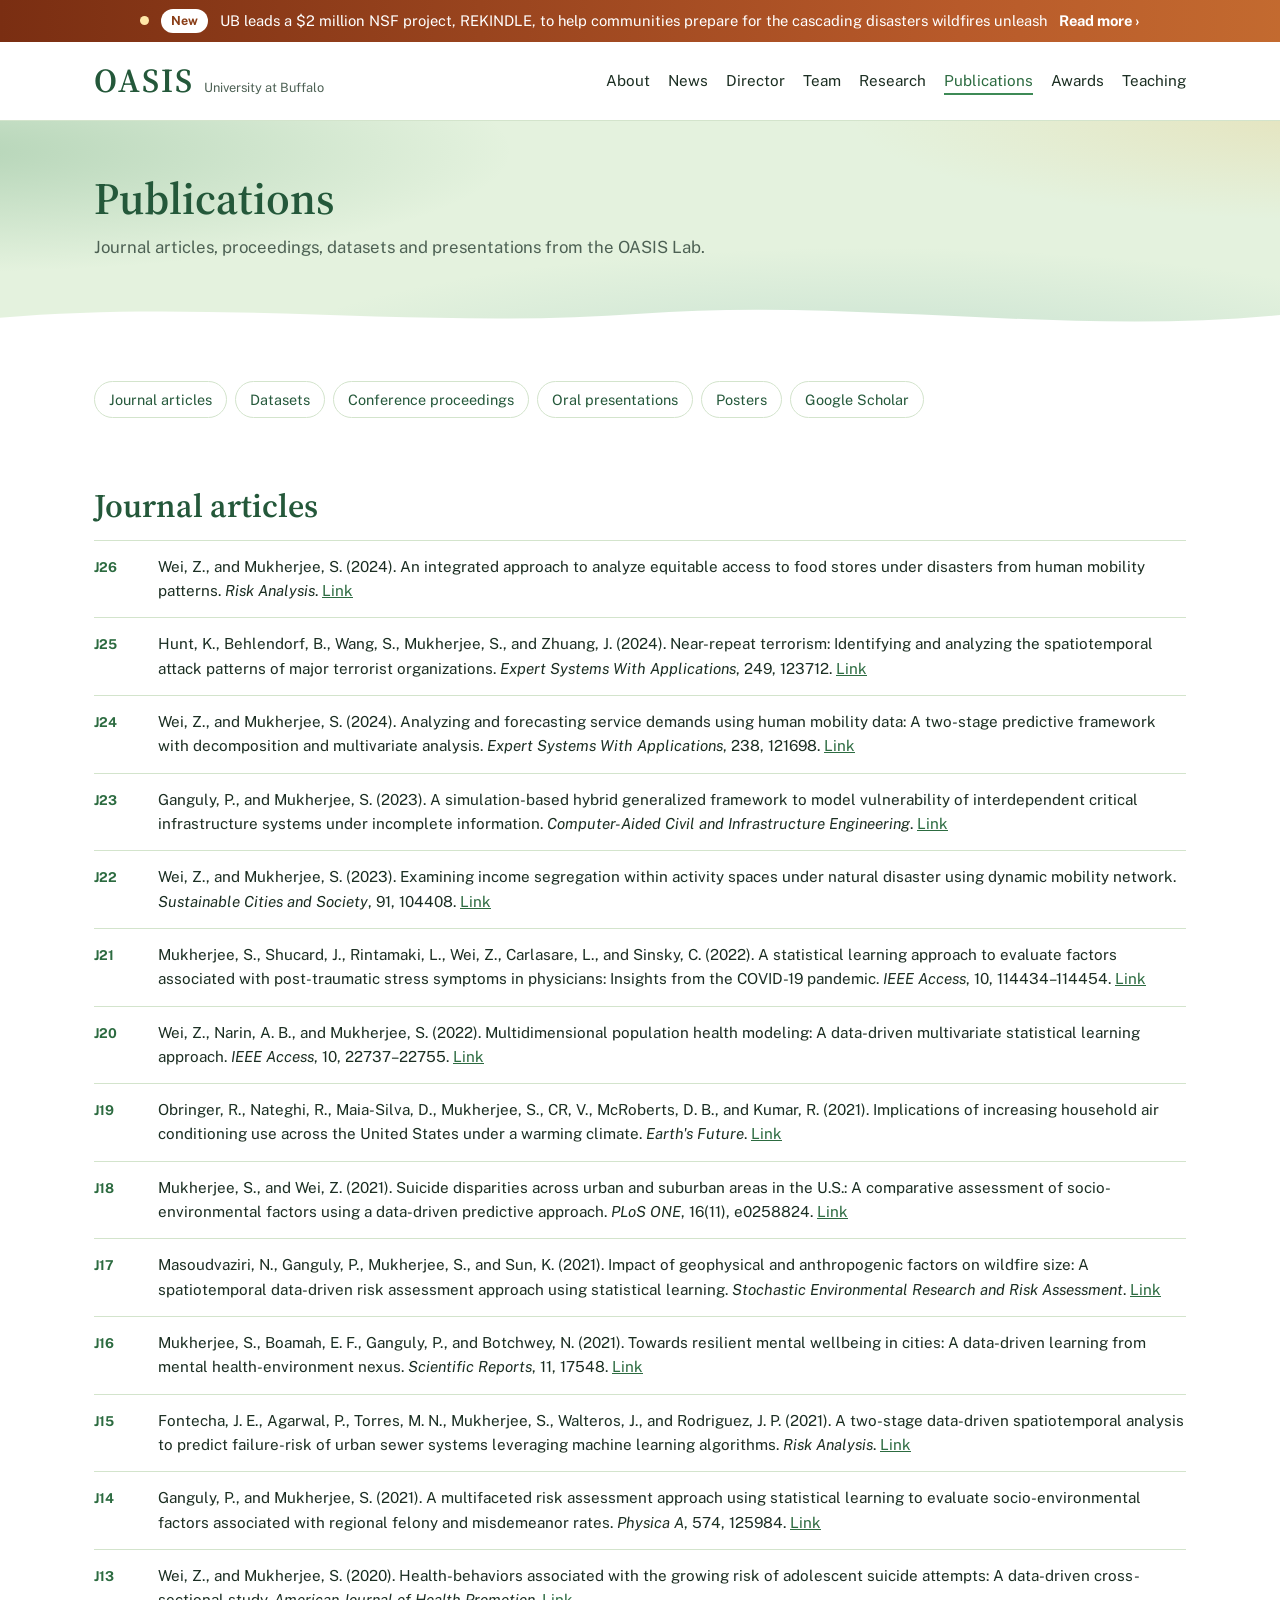
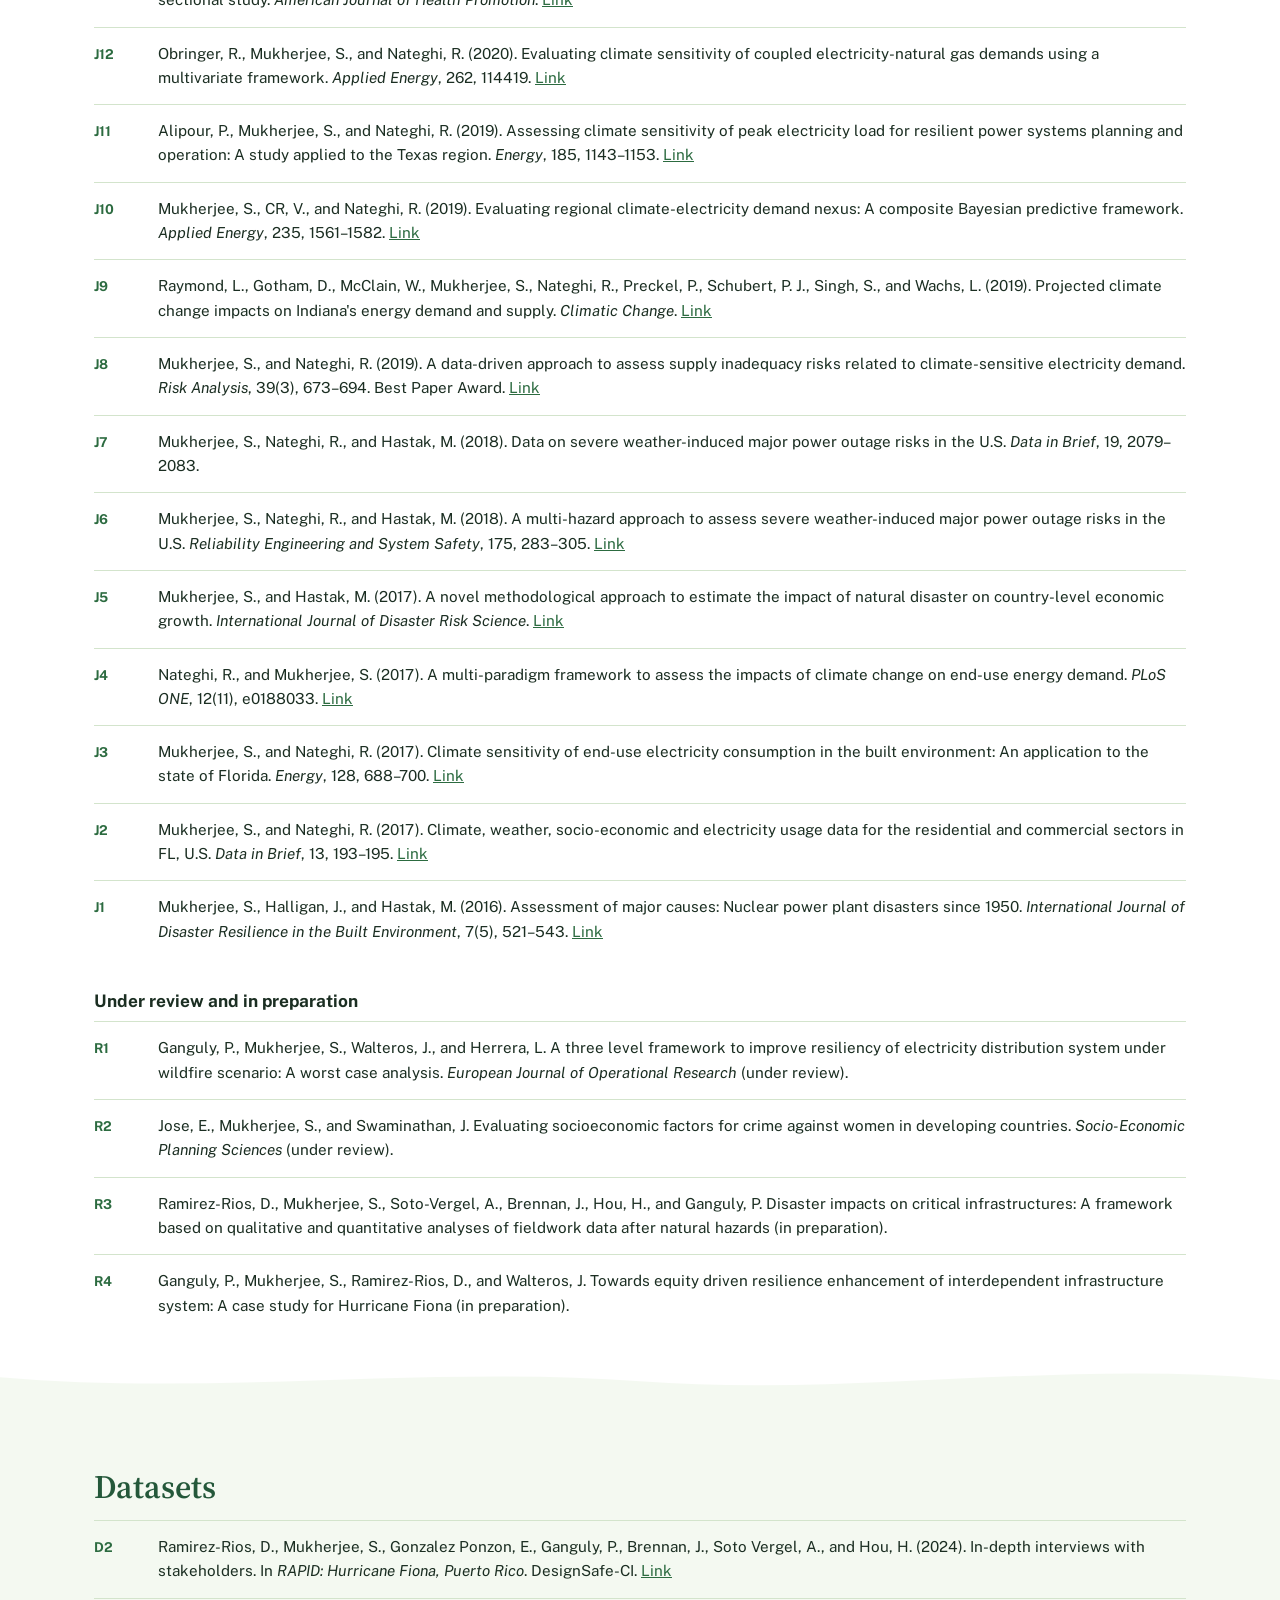
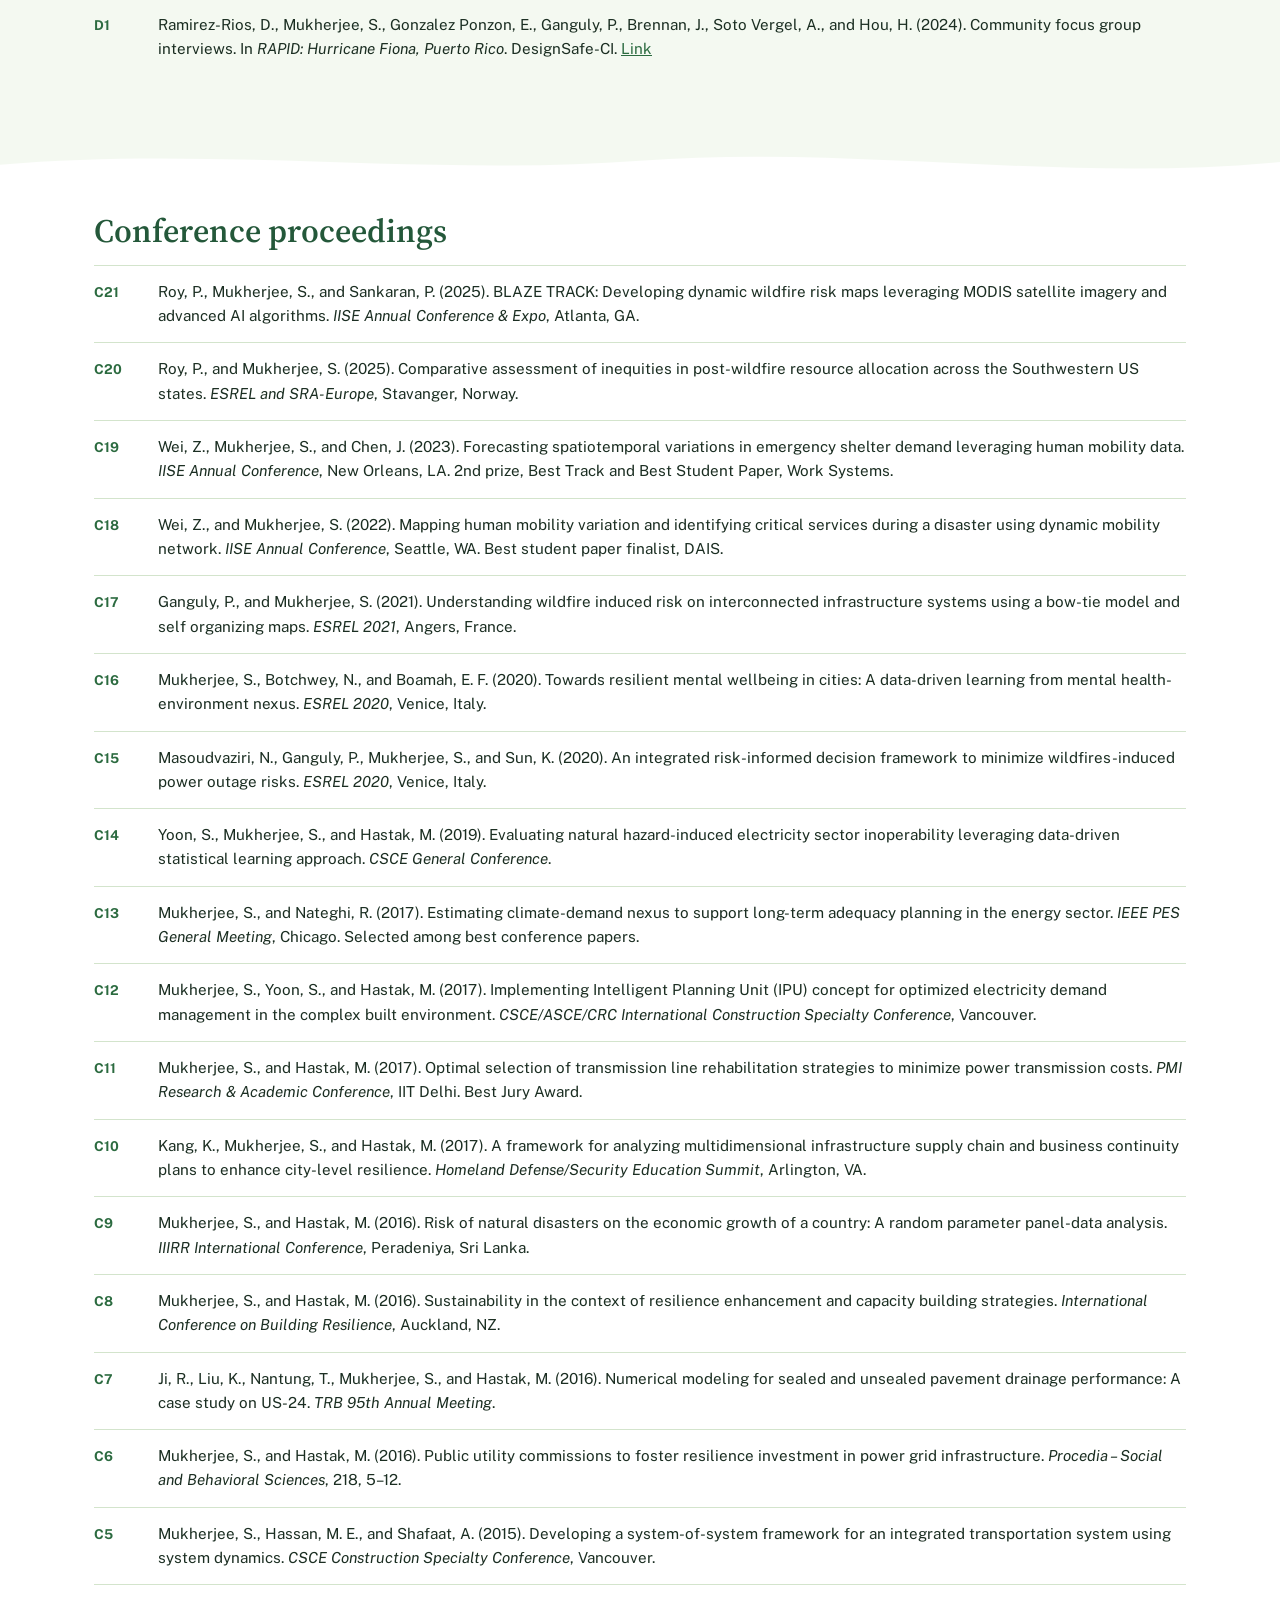
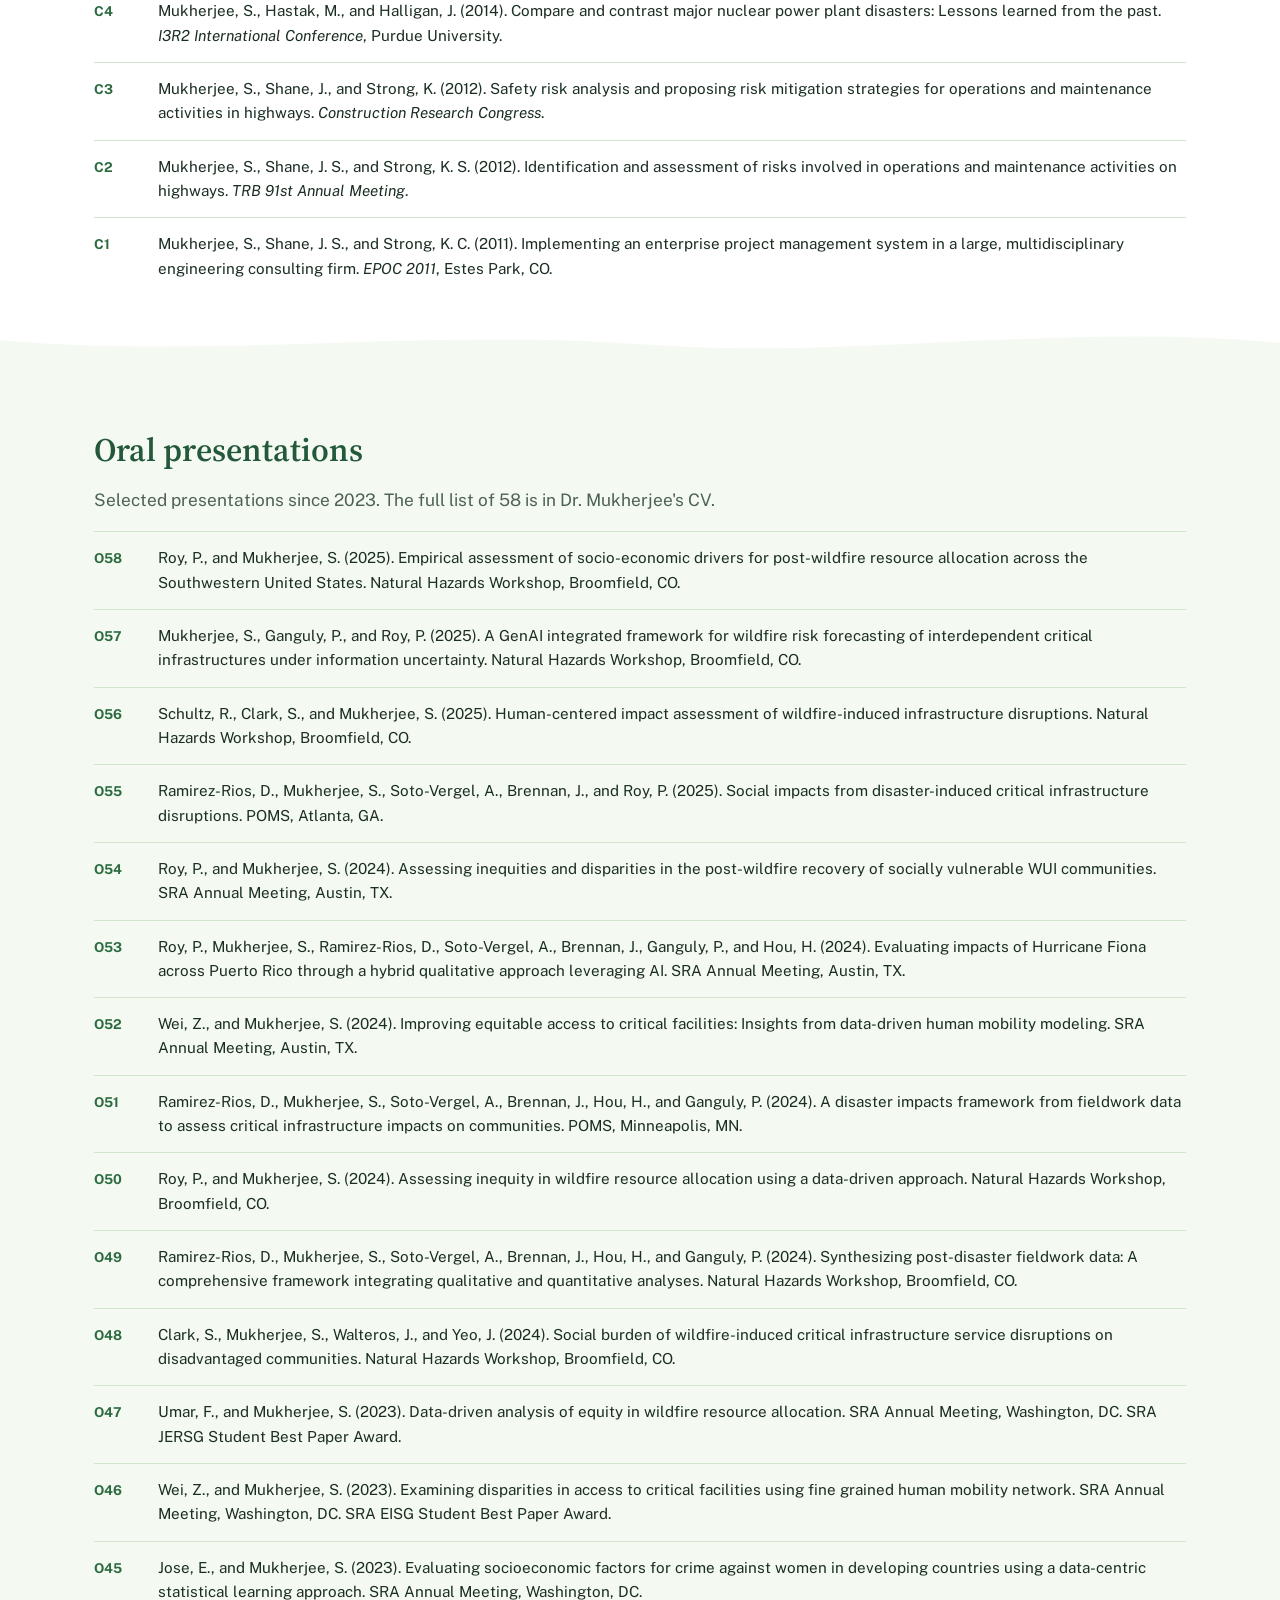
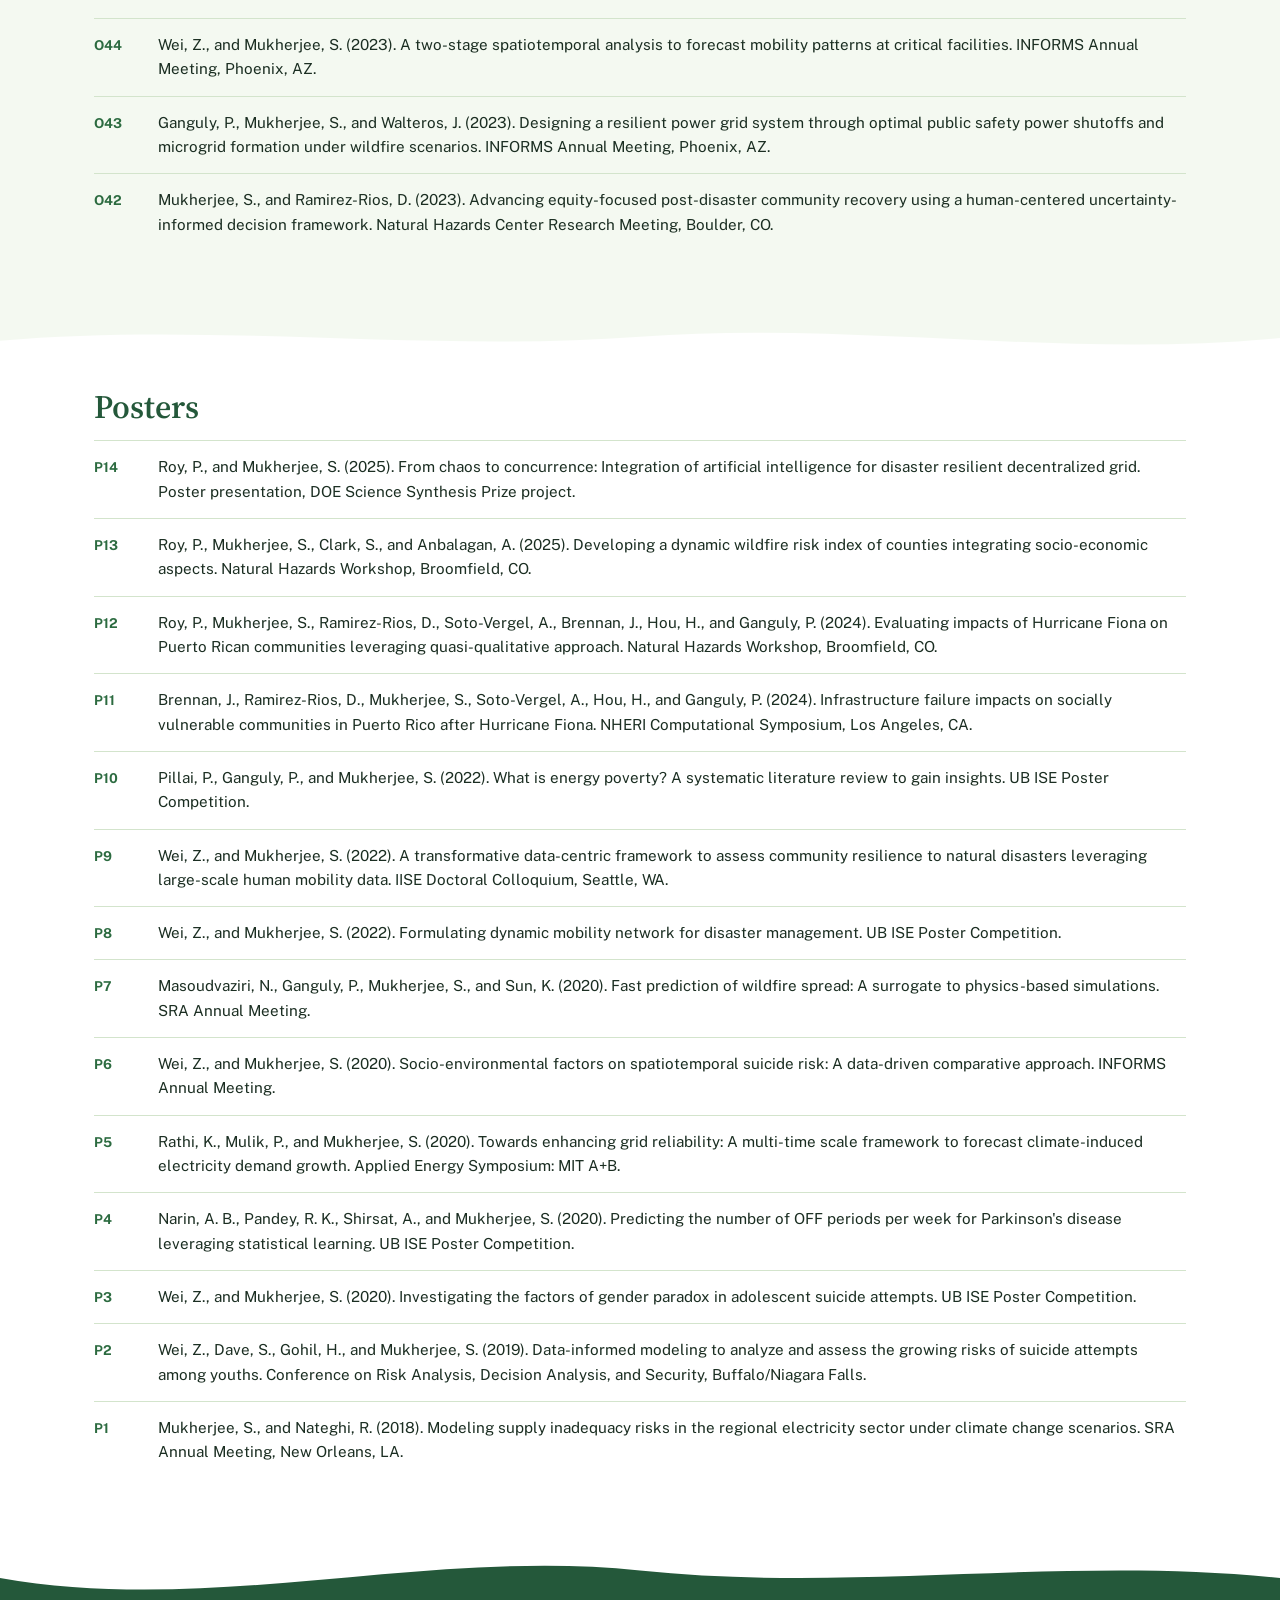
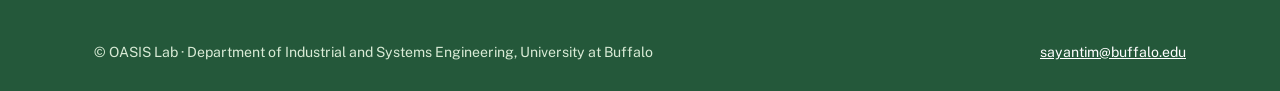
<file: publications.html>
<!DOCTYPE html>
<html lang="en">
<head>
<meta charset="utf-8">
<meta name="viewport" content="width=device-width, initial-scale=1, viewport-fit=cover">
<title>Publications – OASIS Lab</title>
<meta name="description" content="OASIS Lab at the University at Buffalo: risk science, operations research and AI for resilient, equitable infrastructure.">
<link rel="icon" href="data:image/svg+xml,<svg xmlns='http://www.w3.org/2000/svg' viewBox='0 0 100 100'><text y='.9em' font-size='90'>🌿</text></svg>">
<link rel="preconnect" href="https://fonts.googleapis.com">
<link rel="preconnect" href="https://fonts.gstatic.com" crossorigin>
<link href="https://fonts.googleapis.com/css2?family=Public+Sans:wght@400;500;600;700&family=Source+Serif+4:opsz,wght@8..60,500;8..60,600&display=swap" rel="stylesheet">
<link rel="stylesheet" href="styles.css">
</head>
<body>
<div class="progress" aria-hidden="true"></div>
<a class="flash" href="https://www.buffalo.edu/news/releases/2026/09/university-at-buffalo-national-science-foundation-wildfire-resilience.html"><span class="flash-dot" aria-hidden="true"></span><span class="flash-tag">New</span><span class="flash-text">UB leads a $2 million NSF project, REKINDLE, to help communities prepare for the cascading disasters wildfires unleash</span><span class="flash-more">Read more ›</span></a>
<header class="nav">
  <div class="wrap">
    <a class="brand" href="index.html"><b>OASIS</b><span>University at Buffalo</span></a>
    <button class="menu-btn" type="button" aria-expanded="false" aria-controls="menu">Menu</button>
    <nav aria-label="Main"><ul id="menu"><li><a href="index.html">About</a></li><li><a href="news.html">News</a></li><li><a href="director.html">Director</a></li><li><a href="team.html">Team</a></li><li><a href="research.html">Research</a></li><li><a href="publications.html" aria-current="page">Publications</a></li><li><a href="awards.html">Awards</a></li><li><a href="teaching.html">Teaching</a></li></ul></nav>
  </div>
</header>
<main>
<div class="page-head"><div class="wrap"><h1>Publications</h1><p>Journal articles, proceedings, datasets and presentations from the OASIS Lab.</p></div></div>
<section style="padding-top:28px;padding-bottom:0"><div class="wrap"><nav class="jump" aria-label="Publication types"><a href="#journals">Journal articles</a><a href="#data">Datasets</a><a href="#proceedings">Conference proceedings</a><a href="#talks">Oral presentations</a><a href="#posters">Posters</a><a href="https://scholar.google.com/citations?hl=en&user=7yewQVsAAAAJ">Google Scholar</a></nav></div></section>
<section id="journals"><div class="wrap"><h2>Journal articles</h2><ul class="pubs"><li><span class="id">J26</span><span>Wei, Z., and Mukherjee, S. (2024). An integrated approach to analyze equitable access to food stores under disasters from human mobility patterns. <em>Risk Analysis</em>. <a href="https://doi.org/10.1111/risa.16873">Link</a></span></li><li><span class="id">J25</span><span>Hunt, K., Behlendorf, B., Wang, S., Mukherjee, S., and Zhuang, J. (2024). Near-repeat terrorism: Identifying and analyzing the spatiotemporal attack patterns of major terrorist organizations. <em>Expert Systems With Applications</em>, 249, 123712. <a href="https://doi.org/10.1016/j.eswa.2024.123712">Link</a></span></li><li><span class="id">J24</span><span>Wei, Z., and Mukherjee, S. (2024). Analyzing and forecasting service demands using human mobility data: A two-stage predictive framework with decomposition and multivariate analysis. <em>Expert Systems With Applications</em>, 238, 121698. <a href="https://doi.org/10.1016/j.eswa.2023.121698">Link</a></span></li><li><span class="id">J23</span><span>Ganguly, P., and Mukherjee, S. (2023). A simulation-based hybrid generalized framework to model vulnerability of interdependent critical infrastructure systems under incomplete information. <em>Computer-Aided Civil and Infrastructure Engineering</em>. <a href="https://doi.org/10.1111/mice.12999">Link</a></span></li><li><span class="id">J22</span><span>Wei, Z., and Mukherjee, S. (2023). Examining income segregation within activity spaces under natural disaster using dynamic mobility network. <em>Sustainable Cities and Society</em>, 91, 104408. <a href="https://www.sciencedirect.com/science/article/abs/pii/S2210670723000197">Link</a></span></li><li><span class="id">J21</span><span>Mukherjee, S., Shucard, J., Rintamaki, L., Wei, Z., Carlasare, L., and Sinsky, C. (2022). A statistical learning approach to evaluate factors associated with post-traumatic stress symptoms in physicians: Insights from the COVID-19 pandemic. <em>IEEE Access</em>, 10, 114434–114454. <a href="https://doi.org/10.1109/ACCESS.2022.3217770">Link</a></span></li><li><span class="id">J20</span><span>Wei, Z., Narin, A. B., and Mukherjee, S. (2022). Multidimensional population health modeling: A data-driven multivariate statistical learning approach. <em>IEEE Access</em>, 10, 22737–22755. <a href="https://doi.org/10.1109/ACCESS.2022.3153482">Link</a></span></li><li><span class="id">J19</span><span>Obringer, R., Nateghi, R., Maia-Silva, D., Mukherjee, S., CR, V., McRoberts, D. B., and Kumar, R. (2021). Implications of increasing household air conditioning use across the United States under a warming climate. <em>Earth's Future</em>. <a href="https://doi.org/10.1029/2021EF002434">Link</a></span></li><li><span class="id">J18</span><span>Mukherjee, S., and Wei, Z. (2021). Suicide disparities across urban and suburban areas in the U.S.: A comparative assessment of socio-environmental factors using a data-driven predictive approach. <em>PLoS ONE</em>, 16(11), e0258824. <a href="https://doi.org/10.1371/journal.pone.0258824">Link</a></span></li><li><span class="id">J17</span><span>Masoudvaziri, N., Ganguly, P., Mukherjee, S., and Sun, K. (2021). Impact of geophysical and anthropogenic factors on wildfire size: A spatiotemporal data-driven risk assessment approach using statistical learning. <em>Stochastic Environmental Research and Risk Assessment</em>. <a href="https://doi.org/10.1007/s00477-021-02087-w">Link</a></span></li><li><span class="id">J16</span><span>Mukherjee, S., Boamah, E. F., Ganguly, P., and Botchwey, N. (2021). Towards resilient mental wellbeing in cities: A data-driven learning from mental health-environment nexus. <em>Scientific Reports</em>, 11, 17548. <a href="https://doi.org/10.1038/s41598-021-96801-x">Link</a></span></li><li><span class="id">J15</span><span>Fontecha, J. E., Agarwal, P., Torres, M. N., Mukherjee, S., Walteros, J., and Rodriguez, J. P. (2021). A two-stage data-driven spatiotemporal analysis to predict failure-risk of urban sewer systems leveraging machine learning algorithms. <em>Risk Analysis</em>. <a href="https://doi.org/10.1111/risa.13742">Link</a></span></li><li><span class="id">J14</span><span>Ganguly, P., and Mukherjee, S. (2021). A multifaceted risk assessment approach using statistical learning to evaluate socio-environmental factors associated with regional felony and misdemeanor rates. <em>Physica A</em>, 574, 125984. <a href="https://doi.org/10.1016/j.physa.2021.125984">Link</a></span></li><li><span class="id">J13</span><span>Wei, Z., and Mukherjee, S. (2020). Health-behaviors associated with the growing risk of adolescent suicide attempts: A data-driven cross-sectional study. <em>American Journal of Health Promotion</em>. <a href="https://doi.org/10.1177/0890117120977378">Link</a></span></li><li><span class="id">J12</span><span>Obringer, R., Mukherjee, S., and Nateghi, R. (2020). Evaluating climate sensitivity of coupled electricity-natural gas demands using a multivariate framework. <em>Applied Energy</em>, 262, 114419. <a href="https://doi.org/10.1016/j.apenergy.2019.114419">Link</a></span></li><li><span class="id">J11</span><span>Alipour, P., Mukherjee, S., and Nateghi, R. (2019). Assessing climate sensitivity of peak electricity load for resilient power systems planning and operation: A study applied to the Texas region. <em>Energy</em>, 185, 1143–1153. <a href="https://doi.org/10.1016/j.energy.2019.07.074">Link</a></span></li><li><span class="id">J10</span><span>Mukherjee, S., CR, V., and Nateghi, R. (2019). Evaluating regional climate-electricity demand nexus: A composite Bayesian predictive framework. <em>Applied Energy</em>, 235, 1561–1582. <a href="https://doi.org/10.1016/j.apenergy.2018.10.119">Link</a></span></li><li><span class="id">J9</span><span>Raymond, L., Gotham, D., McClain, W., Mukherjee, S., Nateghi, R., Preckel, P., Schubert, P. J., Singh, S., and Wachs, L. (2019). Projected climate change impacts on Indiana's energy demand and supply. <em>Climatic Change</em>. <a href="https://doi.org/10.1007/s10584-018-2299-7">Link</a></span></li><li><span class="id">J8</span><span>Mukherjee, S., and Nateghi, R. (2019). A data-driven approach to assess supply inadequacy risks related to climate-sensitive electricity demand. <em>Risk Analysis</em>, 39(3), 673–694. Best Paper Award. <a href="https://doi.org/10.1111/risa.13192">Link</a></span></li><li><span class="id">J7</span><span>Mukherjee, S., Nateghi, R., and Hastak, M. (2018). Data on severe weather-induced major power outage risks in the U.S. <em>Data in Brief</em>, 19, 2079–2083.</span></li><li><span class="id">J6</span><span>Mukherjee, S., Nateghi, R., and Hastak, M. (2018). A multi-hazard approach to assess severe weather-induced major power outage risks in the U.S. <em>Reliability Engineering and System Safety</em>, 175, 283–305. <a href="https://doi.org/10.1016/j.ress.2018.03.015">Link</a></span></li><li><span class="id">J5</span><span>Mukherjee, S., and Hastak, M. (2017). A novel methodological approach to estimate the impact of natural disaster on country-level economic growth. <em>International Journal of Disaster Risk Science</em>. <a href="https://doi.org/10.1007/s13753-017-0156-3">Link</a></span></li><li><span class="id">J4</span><span>Nateghi, R., and Mukherjee, S. (2017). A multi-paradigm framework to assess the impacts of climate change on end-use energy demand. <em>PLoS ONE</em>, 12(11), e0188033. <a href="https://doi.org/10.1371/journal.pone.0188033">Link</a></span></li><li><span class="id">J3</span><span>Mukherjee, S., and Nateghi, R. (2017). Climate sensitivity of end-use electricity consumption in the built environment: An application to the state of Florida. <em>Energy</em>, 128, 688–700. <a href="https://doi.org/10.1016/j.energy.2017.04.034">Link</a></span></li><li><span class="id">J2</span><span>Mukherjee, S., and Nateghi, R. (2017). Climate, weather, socio-economic and electricity usage data for the residential and commercial sectors in FL, U.S. <em>Data in Brief</em>, 13, 193–195. <a href="https://doi.org/10.1016/j.dib.2017.05.031">Link</a></span></li><li><span class="id">J1</span><span>Mukherjee, S., Halligan, J., and Hastak, M. (2016). Assessment of major causes: Nuclear power plant disasters since 1950. <em>International Journal of Disaster Resilience in the Built Environment</em>, 7(5), 521–543. <a href="https://doi.org/10.1108/IJDRBE-11-2015-0056">Link</a></span></li></ul>
<h3 style="margin-top:32px">Under review and in preparation</h3><ul class="pubs"><li><span class="id">R1</span><span>Ganguly, P., Mukherjee, S., Walteros, J., and Herrera, L. A three level framework to improve resiliency of electricity distribution system under wildfire scenario: A worst case analysis. <em>European Journal of Operational Research</em> (under review).</span></li><li><span class="id">R2</span><span>Jose, E., Mukherjee, S., and Swaminathan, J. Evaluating socioeconomic factors for crime against women in developing countries. <em>Socio-Economic Planning Sciences</em> (under review).</span></li><li><span class="id">R3</span><span>Ramirez-Rios, D., Mukherjee, S., Soto-Vergel, A., Brennan, J., Hou, H., and Ganguly, P. Disaster impacts on critical infrastructures: A framework based on qualitative and quantitative analyses of fieldwork data after natural hazards (in preparation).</span></li><li><span class="id">R4</span><span>Ganguly, P., Mukherjee, S., Ramirez-Rios, D., and Walteros, J. Towards equity driven resilience enhancement of interdependent infrastructure system: A case study for Hurricane Fiona (in preparation).</span></li></ul></div></section>
<section id="data" class="tint"><div class="wrap"><h2>Datasets</h2><ul class="pubs"><li><span class="id">D2</span><span>Ramirez-Rios, D., Mukherjee, S., Gonzalez Ponzon, E., Ganguly, P., Brennan, J., Soto Vergel, A., and Hou, H. (2024). In-depth interviews with stakeholders. In <em>RAPID: Hurricane Fiona, Puerto Rico</em>. DesignSafe-CI. <a href="https://doi.org/10.17603/ds2-fq4w-xm79">Link</a></span></li><li><span class="id">D1</span><span>Ramirez-Rios, D., Mukherjee, S., Gonzalez Ponzon, E., Ganguly, P., Brennan, J., Soto Vergel, A., and Hou, H. (2024). Community focus group interviews. In <em>RAPID: Hurricane Fiona, Puerto Rico</em>. DesignSafe-CI. <a href="https://doi.org/10.17603/ds2-daer-ka54">Link</a></span></li></ul></div></section>
<section id="proceedings"><div class="wrap"><h2>Conference proceedings</h2><ul class="pubs"><li><span class="id">C21</span><span>Roy, P., Mukherjee, S., and Sankaran, P. (2025). BLAZE TRACK: Developing dynamic wildfire risk maps leveraging MODIS satellite imagery and advanced AI algorithms. <em>IISE Annual Conference & Expo</em>, Atlanta, GA.</span></li><li><span class="id">C20</span><span>Roy, P., and Mukherjee, S. (2025). Comparative assessment of inequities in post-wildfire resource allocation across the Southwestern US states. <em>ESREL and SRA-Europe</em>, Stavanger, Norway.</span></li><li><span class="id">C19</span><span>Wei, Z., Mukherjee, S., and Chen, J. (2023). Forecasting spatiotemporal variations in emergency shelter demand leveraging human mobility data. <em>IISE Annual Conference</em>, New Orleans, LA. 2nd prize, Best Track and Best Student Paper, Work Systems.</span></li><li><span class="id">C18</span><span>Wei, Z., and Mukherjee, S. (2022). Mapping human mobility variation and identifying critical services during a disaster using dynamic mobility network. <em>IISE Annual Conference</em>, Seattle, WA. Best student paper finalist, DAIS.</span></li><li><span class="id">C17</span><span>Ganguly, P., and Mukherjee, S. (2021). Understanding wildfire induced risk on interconnected infrastructure systems using a bow-tie model and self organizing maps. <em>ESREL 2021</em>, Angers, France.</span></li><li><span class="id">C16</span><span>Mukherjee, S., Botchwey, N., and Boamah, E. F. (2020). Towards resilient mental wellbeing in cities: A data-driven learning from mental health-environment nexus. <em>ESREL 2020</em>, Venice, Italy.</span></li><li><span class="id">C15</span><span>Masoudvaziri, N., Ganguly, P., Mukherjee, S., and Sun, K. (2020). An integrated risk-informed decision framework to minimize wildfires-induced power outage risks. <em>ESREL 2020</em>, Venice, Italy.</span></li><li><span class="id">C14</span><span>Yoon, S., Mukherjee, S., and Hastak, M. (2019). Evaluating natural hazard-induced electricity sector inoperability leveraging data-driven statistical learning approach. <em>CSCE General Conference</em>.</span></li><li><span class="id">C13</span><span>Mukherjee, S., and Nateghi, R. (2017). Estimating climate-demand nexus to support long-term adequacy planning in the energy sector. <em>IEEE PES General Meeting</em>, Chicago. Selected among best conference papers.</span></li><li><span class="id">C12</span><span>Mukherjee, S., Yoon, S., and Hastak, M. (2017). Implementing Intelligent Planning Unit (IPU) concept for optimized electricity demand management in the complex built environment. <em>CSCE/ASCE/CRC International Construction Specialty Conference</em>, Vancouver.</span></li><li><span class="id">C11</span><span>Mukherjee, S., and Hastak, M. (2017). Optimal selection of transmission line rehabilitation strategies to minimize power transmission costs. <em>PMI Research & Academic Conference</em>, IIT Delhi. Best Jury Award.</span></li><li><span class="id">C10</span><span>Kang, K., Mukherjee, S., and Hastak, M. (2017). A framework for analyzing multidimensional infrastructure supply chain and business continuity plans to enhance city-level resilience. <em>Homeland Defense/Security Education Summit</em>, Arlington, VA.</span></li><li><span class="id">C9</span><span>Mukherjee, S., and Hastak, M. (2016). Risk of natural disasters on the economic growth of a country: A random parameter panel-data analysis. <em>IIIRR International Conference</em>, Peradeniya, Sri Lanka.</span></li><li><span class="id">C8</span><span>Mukherjee, S., and Hastak, M. (2016). Sustainability in the context of resilience enhancement and capacity building strategies. <em>International Conference on Building Resilience</em>, Auckland, NZ.</span></li><li><span class="id">C7</span><span>Ji, R., Liu, K., Nantung, T., Mukherjee, S., and Hastak, M. (2016). Numerical modeling for sealed and unsealed pavement drainage performance: A case study on US-24. <em>TRB 95th Annual Meeting</em>.</span></li><li><span class="id">C6</span><span>Mukherjee, S., and Hastak, M. (2016). Public utility commissions to foster resilience investment in power grid infrastructure. <em>Procedia – Social and Behavioral Sciences</em>, 218, 5–12.</span></li><li><span class="id">C5</span><span>Mukherjee, S., Hassan, M. E., and Shafaat, A. (2015). Developing a system-of-system framework for an integrated transportation system using system dynamics. <em>CSCE Construction Specialty Conference</em>, Vancouver.</span></li><li><span class="id">C4</span><span>Mukherjee, S., Hastak, M., and Halligan, J. (2014). Compare and contrast major nuclear power plant disasters: Lessons learned from the past. <em>I3R2 International Conference</em>, Purdue University.</span></li><li><span class="id">C3</span><span>Mukherjee, S., Shane, J., and Strong, K. (2012). Safety risk analysis and proposing risk mitigation strategies for operations and maintenance activities in highways. <em>Construction Research Congress</em>.</span></li><li><span class="id">C2</span><span>Mukherjee, S., Shane, J. S., and Strong, K. S. (2012). Identification and assessment of risks involved in operations and maintenance activities on highways. <em>TRB 91st Annual Meeting</em>.</span></li><li><span class="id">C1</span><span>Mukherjee, S., Shane, J. S., and Strong, K. C. (2011). Implementing an enterprise project management system in a large, multidisciplinary engineering consulting firm. <em>EPOC 2011</em>, Estes Park, CO.</span></li></ul></div></section>
<section id="talks" class="tint"><div class="wrap"><h2>Oral presentations</h2><p class="lead">Selected presentations since 2023. The full list of 58 is in Dr. Mukherjee's CV.</p><ul class="pubs"><li><span class="id">O58</span><span>Roy, P., and Mukherjee, S. (2025). Empirical assessment of socio-economic drivers for post-wildfire resource allocation across the Southwestern United States. Natural Hazards Workshop, Broomfield, CO.</span></li><li><span class="id">O57</span><span>Mukherjee, S., Ganguly, P., and Roy, P. (2025). A GenAI integrated framework for wildfire risk forecasting of interdependent critical infrastructures under information uncertainty. Natural Hazards Workshop, Broomfield, CO.</span></li><li><span class="id">O56</span><span>Schultz, R., Clark, S., and Mukherjee, S. (2025). Human-centered impact assessment of wildfire-induced infrastructure disruptions. Natural Hazards Workshop, Broomfield, CO.</span></li><li><span class="id">O55</span><span>Ramirez-Rios, D., Mukherjee, S., Soto-Vergel, A., Brennan, J., and Roy, P. (2025). Social impacts from disaster-induced critical infrastructure disruptions. POMS, Atlanta, GA.</span></li><li><span class="id">O54</span><span>Roy, P., and Mukherjee, S. (2024). Assessing inequities and disparities in the post-wildfire recovery of socially vulnerable WUI communities. SRA Annual Meeting, Austin, TX.</span></li><li><span class="id">O53</span><span>Roy, P., Mukherjee, S., Ramirez-Rios, D., Soto-Vergel, A., Brennan, J., Ganguly, P., and Hou, H. (2024). Evaluating impacts of Hurricane Fiona across Puerto Rico through a hybrid qualitative approach leveraging AI. SRA Annual Meeting, Austin, TX.</span></li><li><span class="id">O52</span><span>Wei, Z., and Mukherjee, S. (2024). Improving equitable access to critical facilities: Insights from data-driven human mobility modeling. SRA Annual Meeting, Austin, TX.</span></li><li><span class="id">O51</span><span>Ramirez-Rios, D., Mukherjee, S., Soto-Vergel, A., Brennan, J., Hou, H., and Ganguly, P. (2024). A disaster impacts framework from fieldwork data to assess critical infrastructure impacts on communities. POMS, Minneapolis, MN.</span></li><li><span class="id">O50</span><span>Roy, P., and Mukherjee, S. (2024). Assessing inequity in wildfire resource allocation using a data-driven approach. Natural Hazards Workshop, Broomfield, CO.</span></li><li><span class="id">O49</span><span>Ramirez-Rios, D., Mukherjee, S., Soto-Vergel, A., Brennan, J., Hou, H., and Ganguly, P. (2024). Synthesizing post-disaster fieldwork data: A comprehensive framework integrating qualitative and quantitative analyses. Natural Hazards Workshop, Broomfield, CO.</span></li><li><span class="id">O48</span><span>Clark, S., Mukherjee, S., Walteros, J., and Yeo, J. (2024). Social burden of wildfire-induced critical infrastructure service disruptions on disadvantaged communities. Natural Hazards Workshop, Broomfield, CO.</span></li><li><span class="id">O47</span><span>Umar, F., and Mukherjee, S. (2023). Data-driven analysis of equity in wildfire resource allocation. SRA Annual Meeting, Washington, DC. SRA JERSG Student Best Paper Award.</span></li><li><span class="id">O46</span><span>Wei, Z., and Mukherjee, S. (2023). Examining disparities in access to critical facilities using fine grained human mobility network. SRA Annual Meeting, Washington, DC. SRA EISG Student Best Paper Award.</span></li><li><span class="id">O45</span><span>Jose, E., and Mukherjee, S. (2023). Evaluating socioeconomic factors for crime against women in developing countries using a data-centric statistical learning approach. SRA Annual Meeting, Washington, DC.</span></li><li><span class="id">O44</span><span>Wei, Z., and Mukherjee, S. (2023). A two-stage spatiotemporal analysis to forecast mobility patterns at critical facilities. INFORMS Annual Meeting, Phoenix, AZ.</span></li><li><span class="id">O43</span><span>Ganguly, P., Mukherjee, S., and Walteros, J. (2023). Designing a resilient power grid system through optimal public safety power shutoffs and microgrid formation under wildfire scenarios. INFORMS Annual Meeting, Phoenix, AZ.</span></li><li><span class="id">O42</span><span>Mukherjee, S., and Ramirez-Rios, D. (2023). Advancing equity-focused post-disaster community recovery using a human-centered uncertainty-informed decision framework. Natural Hazards Center Research Meeting, Boulder, CO.</span></li></ul></div></section>
<section id="posters"><div class="wrap"><h2>Posters</h2><ul class="pubs"><li><span class="id">P14</span><span>Roy, P., and Mukherjee, S. (2025). From chaos to concurrence: Integration of artificial intelligence for disaster resilient decentralized grid. Poster presentation, DOE Science Synthesis Prize project.</span></li><li><span class="id">P13</span><span>Roy, P., Mukherjee, S., Clark, S., and Anbalagan, A. (2025). Developing a dynamic wildfire risk index of counties integrating socio-economic aspects. Natural Hazards Workshop, Broomfield, CO.</span></li><li><span class="id">P12</span><span>Roy, P., Mukherjee, S., Ramirez-Rios, D., Soto-Vergel, A., Brennan, J., Hou, H., and Ganguly, P. (2024). Evaluating impacts of Hurricane Fiona on Puerto Rican communities leveraging quasi-qualitative approach. Natural Hazards Workshop, Broomfield, CO.</span></li><li><span class="id">P11</span><span>Brennan, J., Ramirez-Rios, D., Mukherjee, S., Soto-Vergel, A., Hou, H., and Ganguly, P. (2024). Infrastructure failure impacts on socially vulnerable communities in Puerto Rico after Hurricane Fiona. NHERI Computational Symposium, Los Angeles, CA.</span></li><li><span class="id">P10</span><span>Pillai, P., Ganguly, P., and Mukherjee, S. (2022). What is energy poverty? A systematic literature review to gain insights. UB ISE Poster Competition.</span></li><li><span class="id">P9</span><span>Wei, Z., and Mukherjee, S. (2022). A transformative data-centric framework to assess community resilience to natural disasters leveraging large-scale human mobility data. IISE Doctoral Colloquium, Seattle, WA.</span></li><li><span class="id">P8</span><span>Wei, Z., and Mukherjee, S. (2022). Formulating dynamic mobility network for disaster management. UB ISE Poster Competition.</span></li><li><span class="id">P7</span><span>Masoudvaziri, N., Ganguly, P., Mukherjee, S., and Sun, K. (2020). Fast prediction of wildfire spread: A surrogate to physics-based simulations. SRA Annual Meeting.</span></li><li><span class="id">P6</span><span>Wei, Z., and Mukherjee, S. (2020). Socio-environmental factors on spatiotemporal suicide risk: A data-driven comparative approach. INFORMS Annual Meeting.</span></li><li><span class="id">P5</span><span>Rathi, K., Mulik, P., and Mukherjee, S. (2020). Towards enhancing grid reliability: A multi-time scale framework to forecast climate-induced electricity demand growth. Applied Energy Symposium: MIT A+B.</span></li><li><span class="id">P4</span><span>Narin, A. B., Pandey, R. K., Shirsat, A., and Mukherjee, S. (2020). Predicting the number of OFF periods per week for Parkinson's disease leveraging statistical learning. UB ISE Poster Competition.</span></li><li><span class="id">P3</span><span>Wei, Z., and Mukherjee, S. (2020). Investigating the factors of gender paradox in adolescent suicide attempts. UB ISE Poster Competition.</span></li><li><span class="id">P2</span><span>Wei, Z., Dave, S., Gohil, H., and Mukherjee, S. (2019). Data-informed modeling to analyze and assess the growing risks of suicide attempts among youths. Conference on Risk Analysis, Decision Analysis, and Security, Buffalo/Niagara Falls.</span></li><li><span class="id">P1</span><span>Mukherjee, S., and Nateghi, R. (2018). Modeling supply inadequacy risks in the regional electricity sector under climate change scenarios. SRA Annual Meeting, New Orleans, LA.</span></li></ul></div></section>
</main>
<footer><svg class="footer-wave" viewBox="0 0 1440 80" preserveAspectRatio="none" aria-hidden="true"><path d="M0,40 C240,90 480,0 720,30 C960,60 1200,10 1440,40 L1440,80 L0,80 Z"/></svg><div class="wrap"><span>© OASIS Lab · Department of Industrial and Systems Engineering, University at Buffalo</span><span><a href="mailto:sayantim@buffalo.edu">sayantim@buffalo.edu</a></span></div></footer>
<script src="site.js"></script>
</body>
</html>
</file>
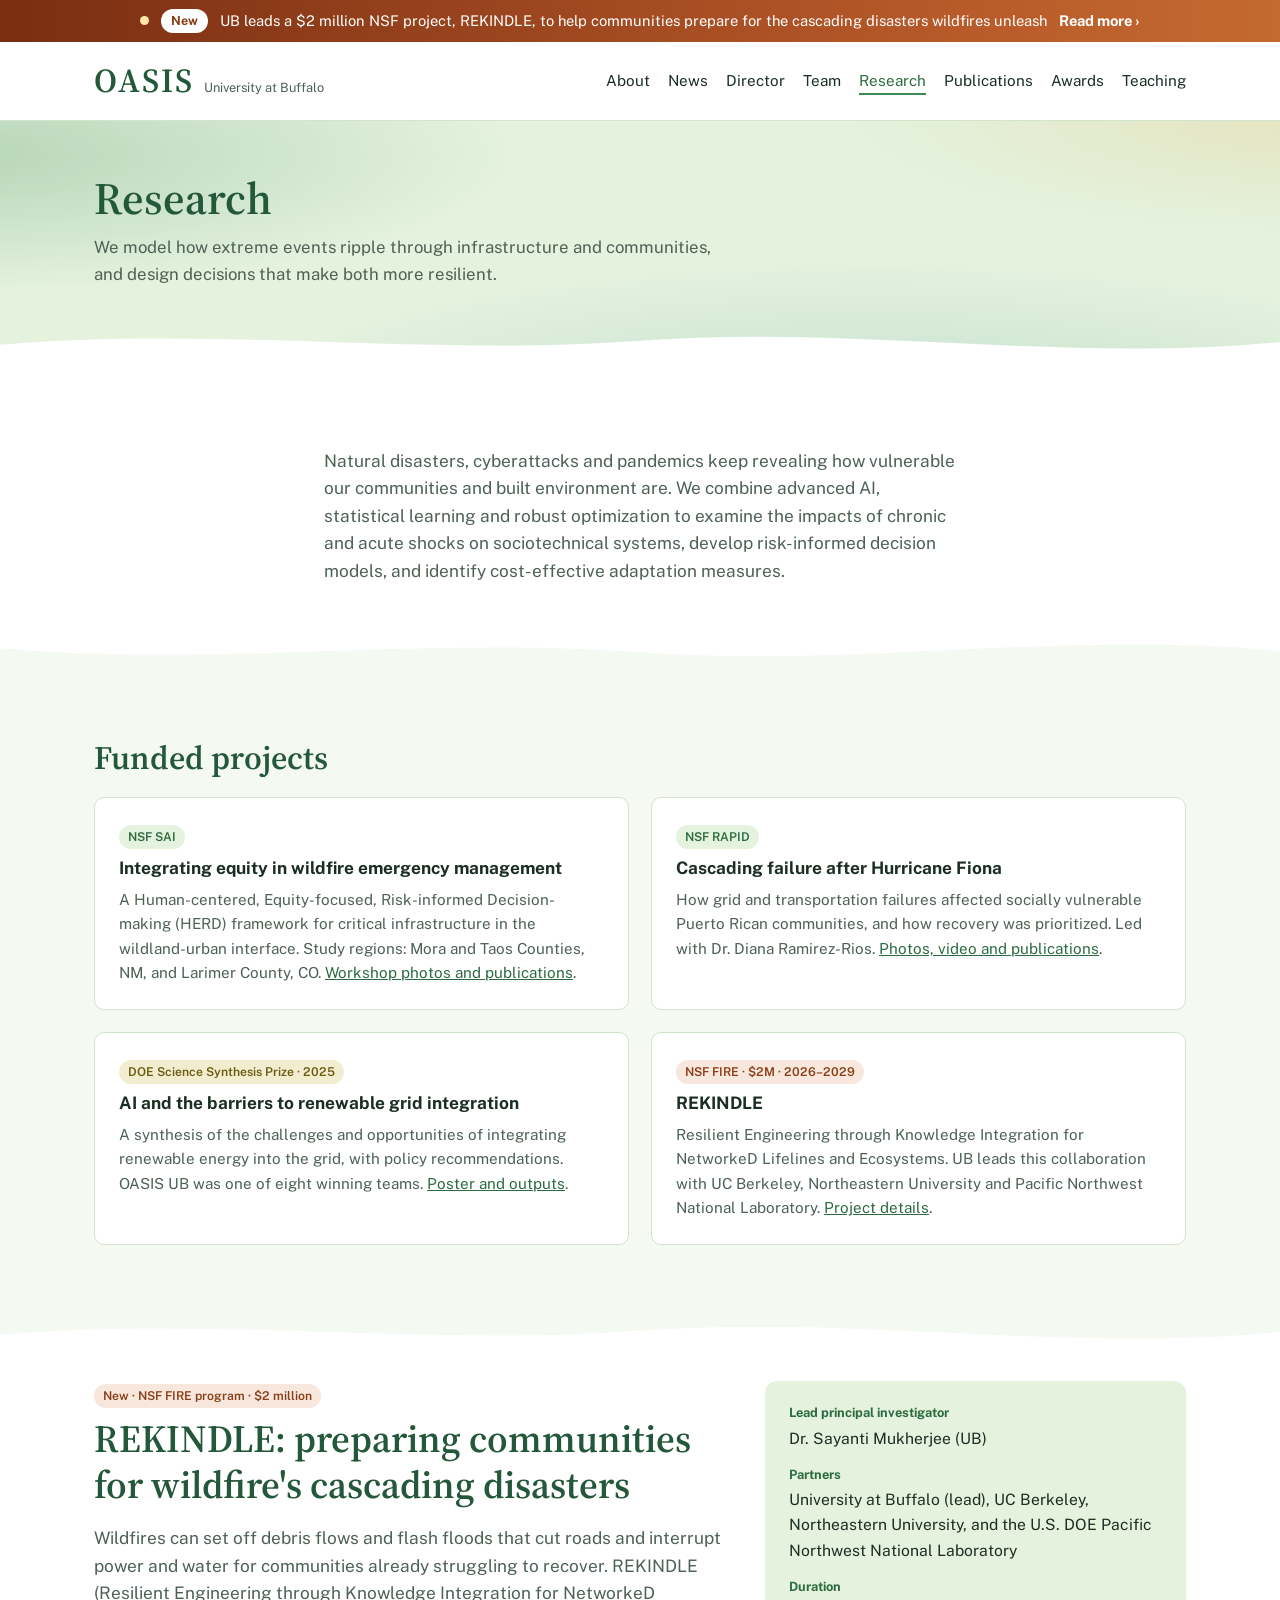
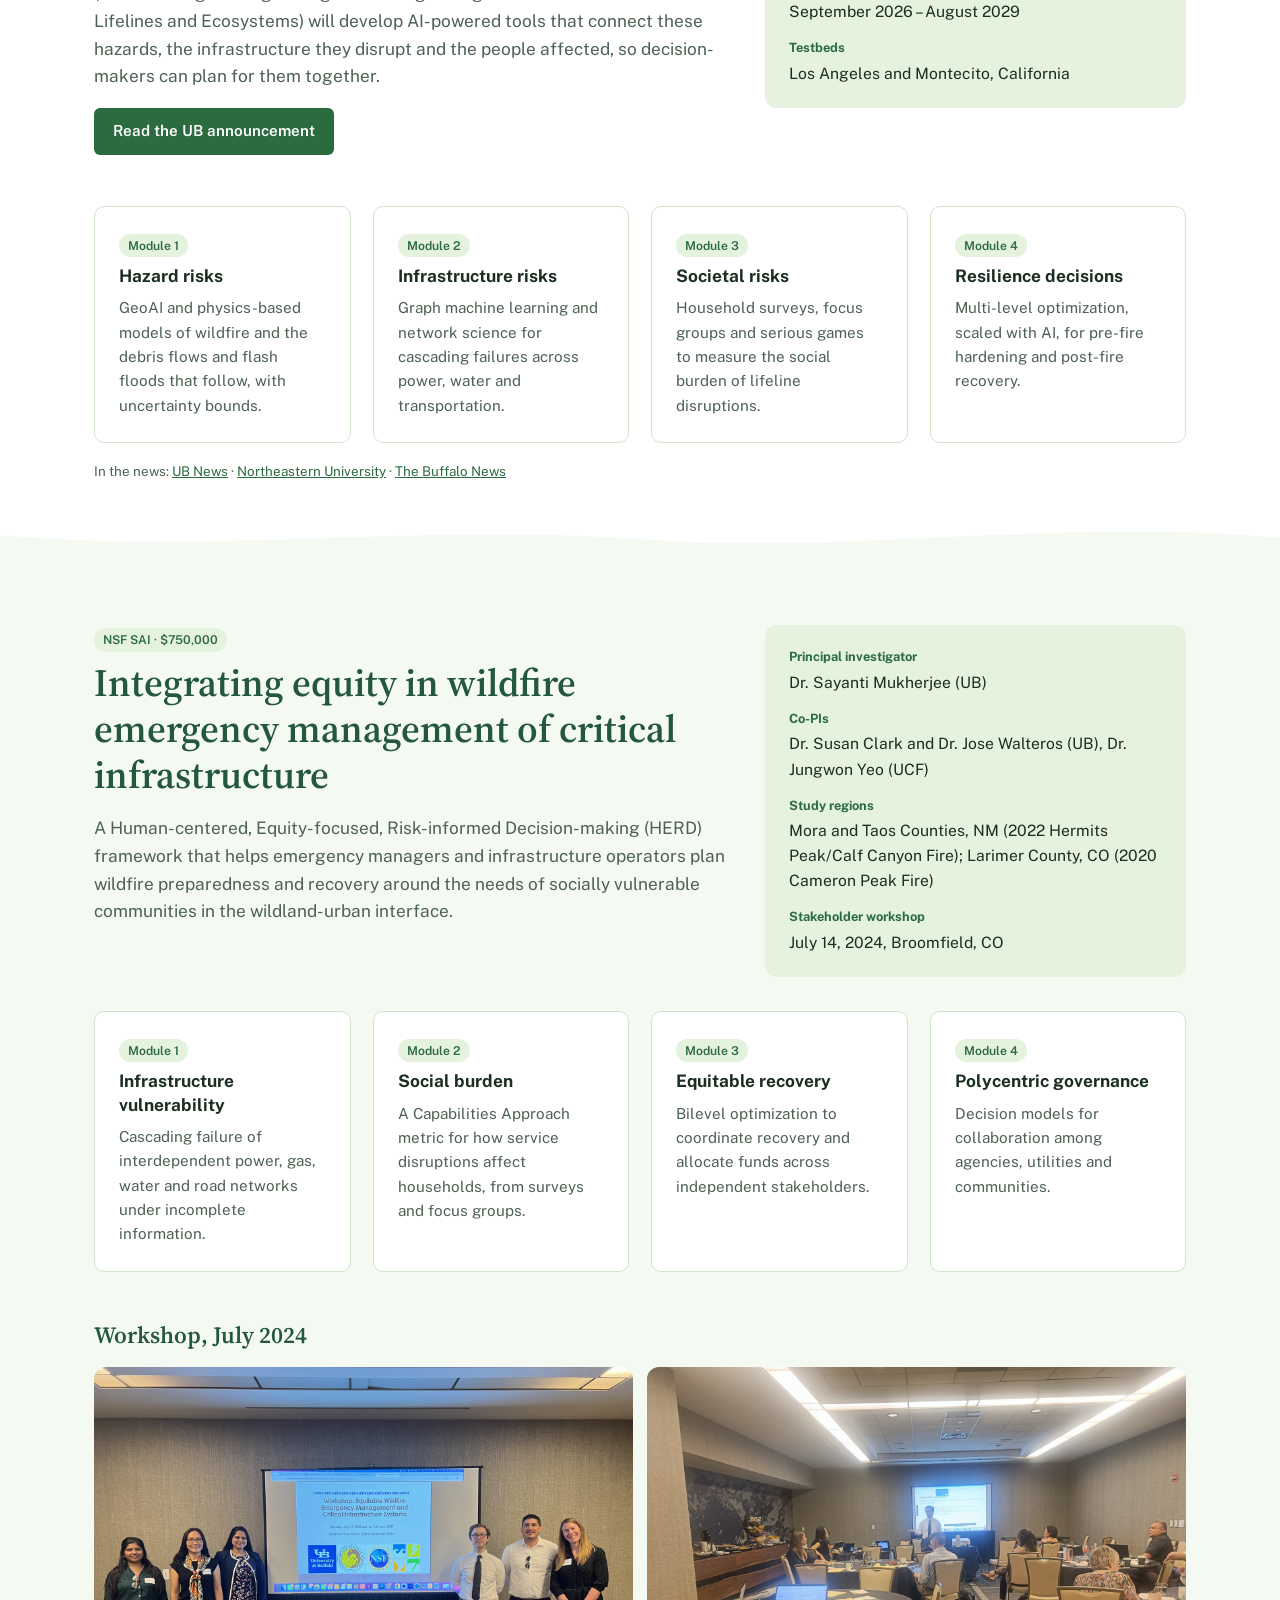
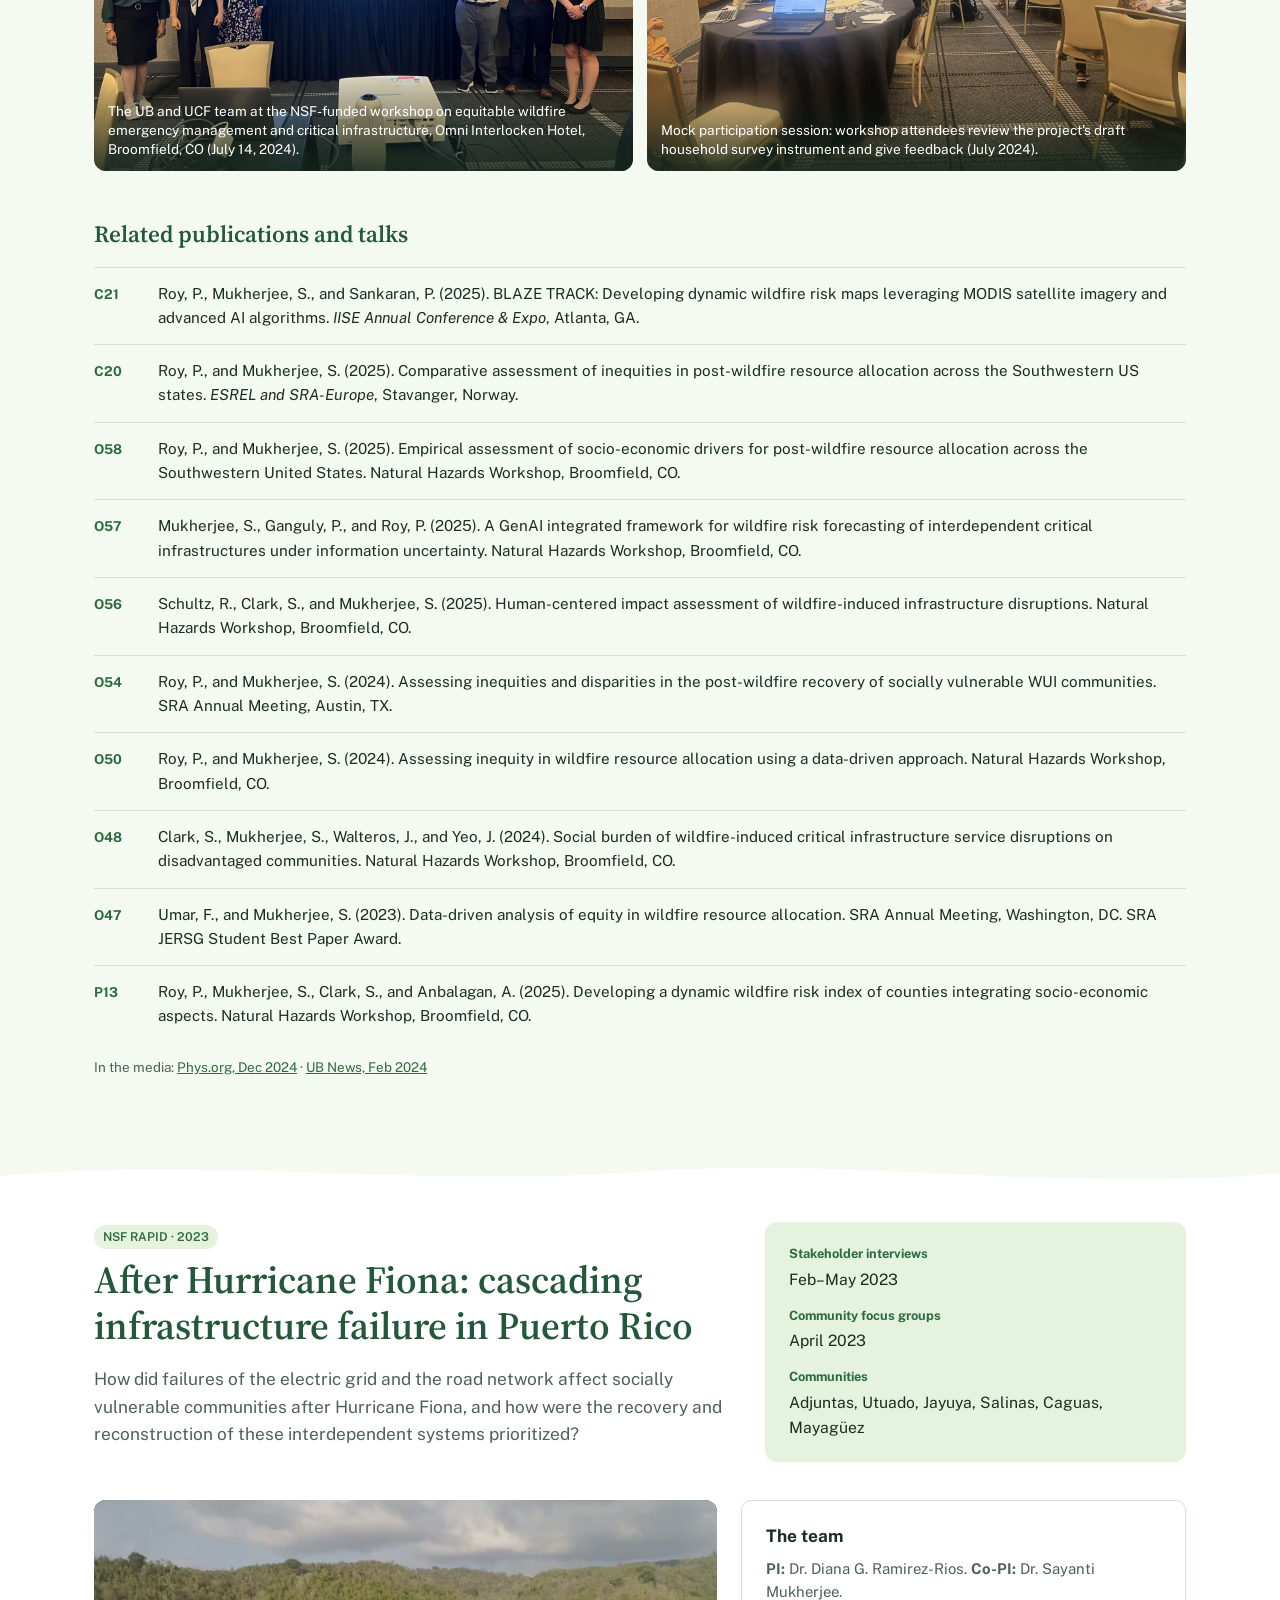
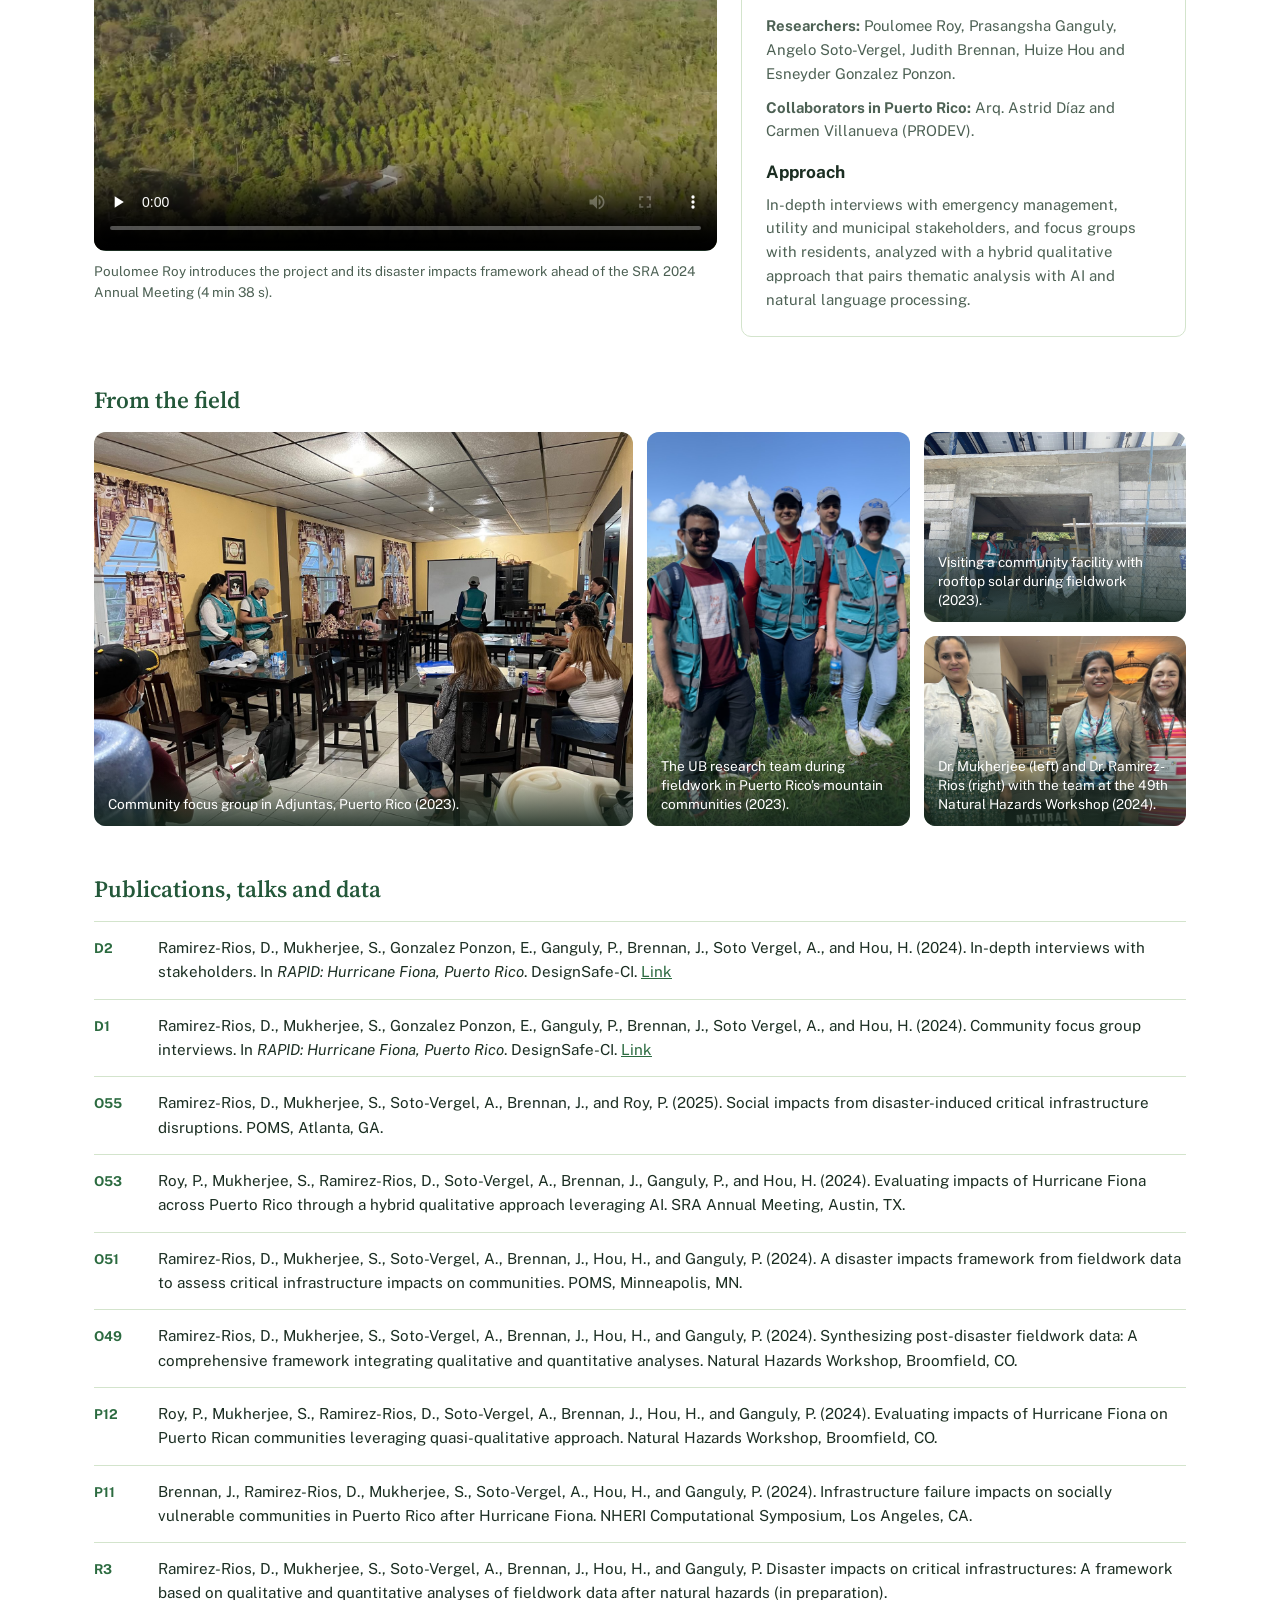
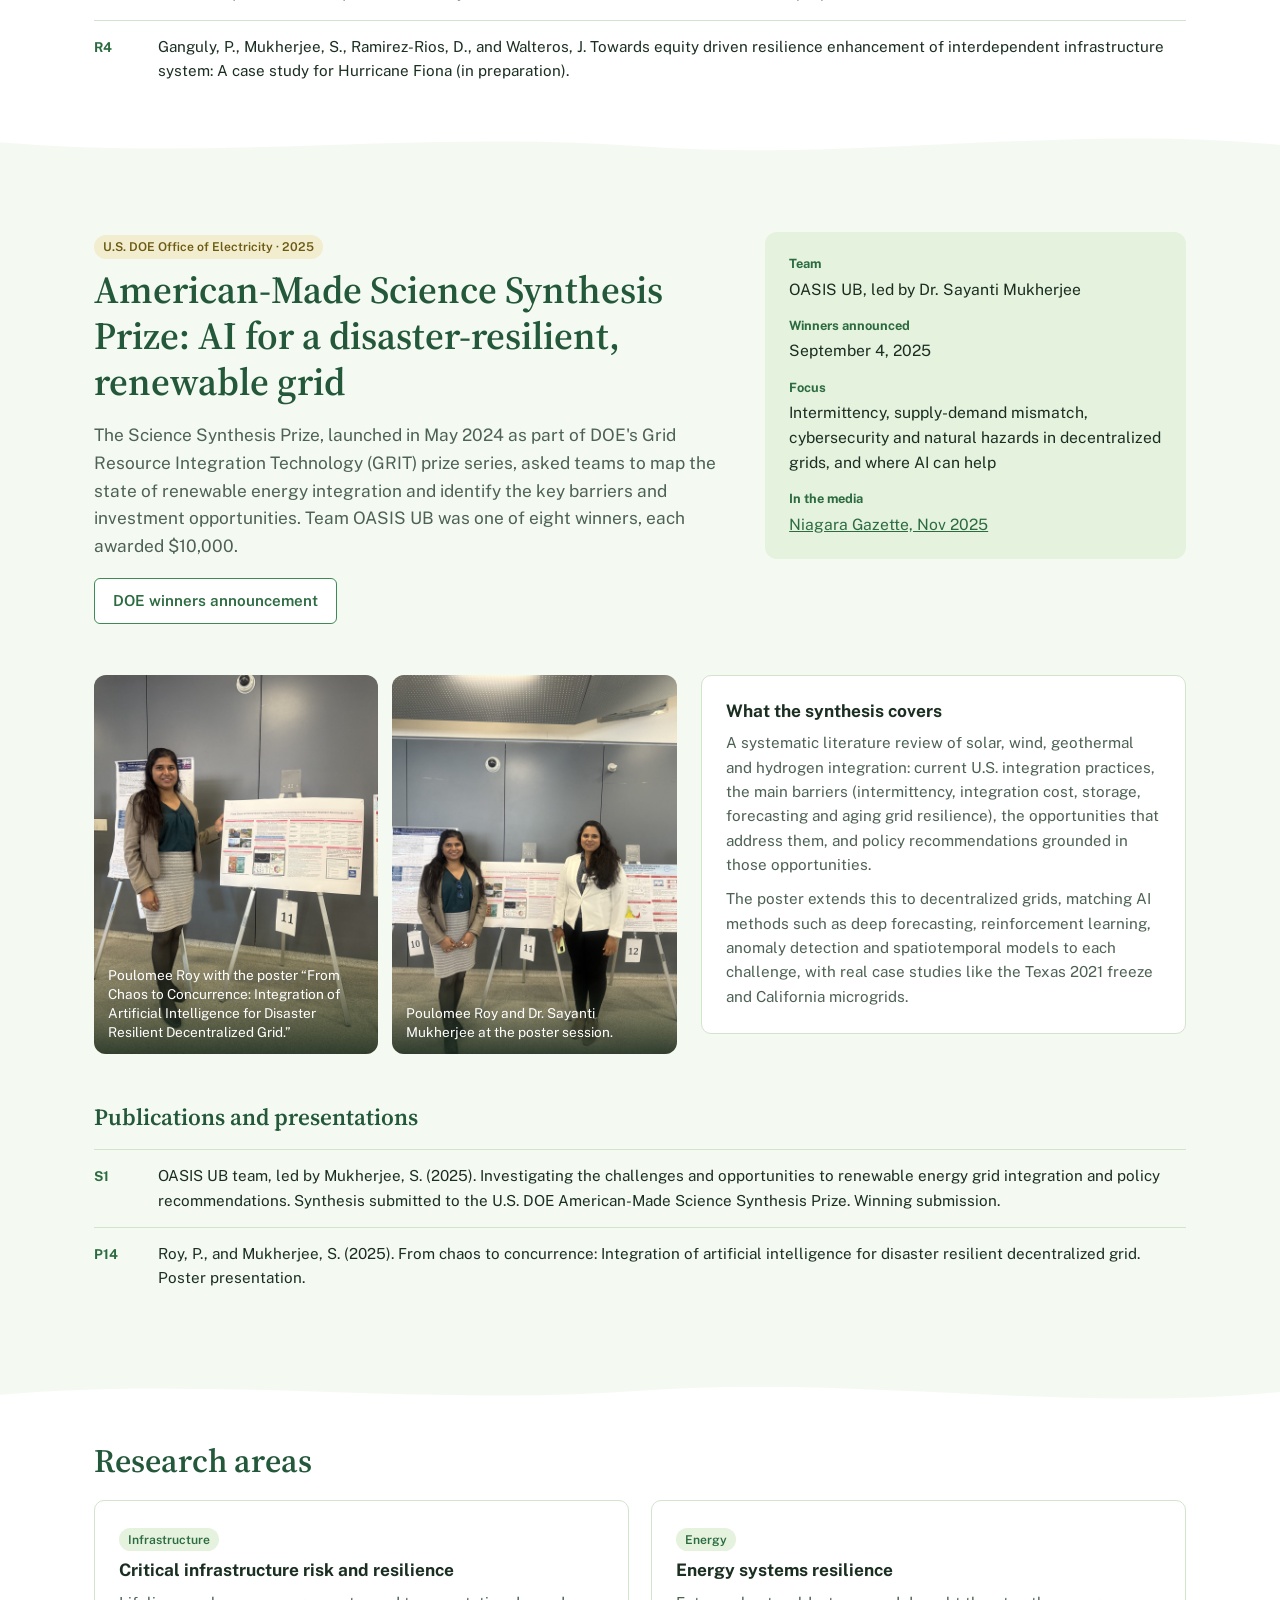
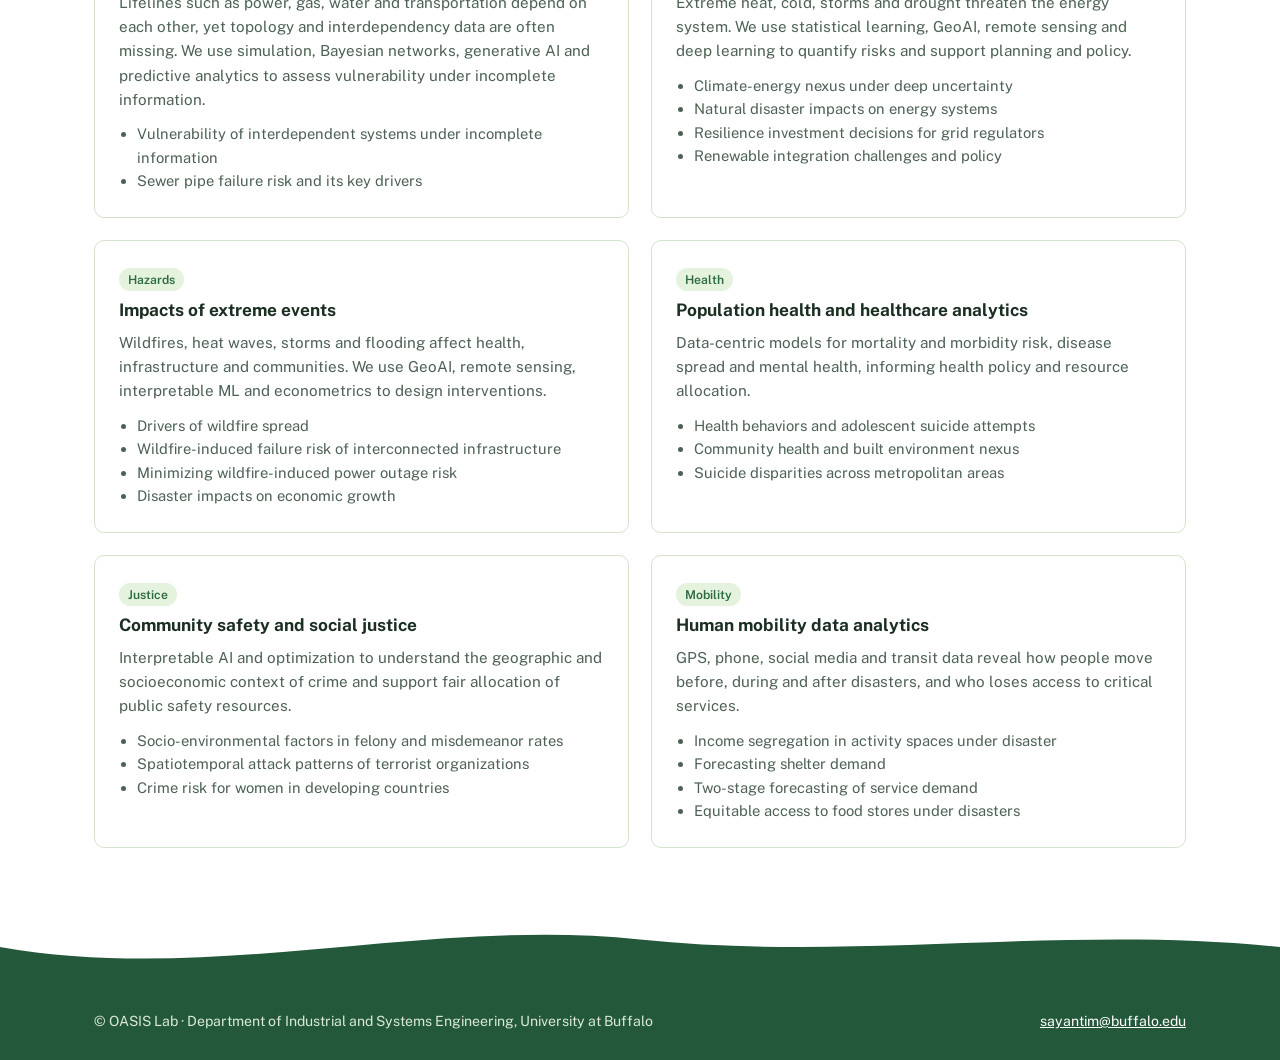
<file: research.html>
<!DOCTYPE html>
<html lang="en">
<head>
<meta charset="utf-8">
<meta name="viewport" content="width=device-width, initial-scale=1, viewport-fit=cover">
<title>Research – OASIS Lab</title>
<meta name="description" content="OASIS Lab at the University at Buffalo: risk science, operations research and AI for resilient, equitable infrastructure.">
<link rel="icon" href="data:image/svg+xml,<svg xmlns='http://www.w3.org/2000/svg' viewBox='0 0 100 100'><text y='.9em' font-size='90'>🌿</text></svg>">
<link rel="preconnect" href="https://fonts.googleapis.com">
<link rel="preconnect" href="https://fonts.gstatic.com" crossorigin>
<link href="https://fonts.googleapis.com/css2?family=Public+Sans:wght@400;500;600;700&family=Source+Serif+4:opsz,wght@8..60,500;8..60,600&display=swap" rel="stylesheet">
<link rel="stylesheet" href="styles.css">
</head>
<body>
<div class="progress" aria-hidden="true"></div>
<a class="flash" href="https://www.buffalo.edu/news/releases/2026/09/university-at-buffalo-national-science-foundation-wildfire-resilience.html"><span class="flash-dot" aria-hidden="true"></span><span class="flash-tag">New</span><span class="flash-text">UB leads a $2 million NSF project, REKINDLE, to help communities prepare for the cascading disasters wildfires unleash</span><span class="flash-more">Read more ›</span></a>
<header class="nav">
  <div class="wrap">
    <a class="brand" href="index.html"><b>OASIS</b><span>University at Buffalo</span></a>
    <button class="menu-btn" type="button" aria-expanded="false" aria-controls="menu">Menu</button>
    <nav aria-label="Main"><ul id="menu"><li><a href="index.html">About</a></li><li><a href="news.html">News</a></li><li><a href="director.html">Director</a></li><li><a href="team.html">Team</a></li><li><a href="research.html" aria-current="page">Research</a></li><li><a href="publications.html">Publications</a></li><li><a href="awards.html">Awards</a></li><li><a href="teaching.html">Teaching</a></li></ul></nav>
  </div>
</header>
<main>
<div class="page-head"><div class="wrap"><h1>Research</h1><p>We model how extreme events ripple through infrastructure and communities, and design decisions that make both more resilient.</p></div></div>
<section><div class="wrap measure"><p class="lead">Natural disasters, cyberattacks and pandemics keep revealing how vulnerable our communities and built environment are. We combine advanced AI, statistical learning and robust optimization to examine the impacts of chronic and acute shocks on sociotechnical systems, develop risk-informed decision models, and identify cost-effective adaptation measures.</p></div></section>
<section class="tint"><div class="wrap"><h2>Funded projects</h2><div class="grid g2" style="margin-top:20px">
<article class="card"><span class="tag">NSF SAI</span><h3>Integrating equity in wildfire emergency management</h3><p>A Human-centered, Equity-focused, Risk-informed Decision-making (HERD) framework for critical infrastructure in the wildland-urban interface. Study regions: Mora and Taos Counties, NM, and Larimer County, CO. <a href="#sai">Workshop photos and publications</a>.</p></article>
<article class="card"><span class="tag">NSF RAPID</span><h3>Cascading failure after Hurricane Fiona</h3><p>How grid and transportation failures affected socially vulnerable Puerto Rican communities, and how recovery was prioritized. Led with Dr. Diana Ramirez-Rios. <a href="#rapid">Photos, video and publications</a>.</p></article>
<article class="card"><span class="tag gold">DOE Science Synthesis Prize · 2025</span><h3>AI and the barriers to renewable grid integration</h3><p>A synthesis of the challenges and opportunities of integrating renewable energy into the grid, with policy recommendations. OASIS UB was one of eight winning teams. <a href="#doe">Poster and outputs</a>.</p></article>
<article class="card"><span class="tag warm">NSF FIRE · $2M · 2026–2029</span><h3>REKINDLE</h3><p>Resilient Engineering through Knowledge Integration for NetworkeD Lifelines and Ecosystems. UB leads this collaboration with UC Berkeley, Northeastern University and Pacific Northwest National Laboratory. <a href="#rekindle">Project details</a>.</p></article>
</div></div></section>
<section id="rekindle" class="rapid"><div class="wrap">
  <div class="rapid-head">
    <div><span class="tag warm">New · NSF FIRE program · $2 million</span>
      <h2>REKINDLE: preparing communities for wildfire's cascading disasters</h2>
      <p class="lead">Wildfires can set off debris flows and flash floods that cut roads and interrupt power and water for communities already struggling to recover. REKINDLE (Resilient Engineering through Knowledge Integration for NetworkeD Lifelines and Ecosystems) will develop AI-powered tools that connect these hazards, the infrastructure they disrupt and the people affected, so decision-makers can plan for them together.</p>
      <p><a class="btn btn-primary" href="https://www.buffalo.edu/news/releases/2026/09/university-at-buffalo-national-science-foundation-wildfire-resilience.html">Read the UB announcement</a></p>
    </div>
    <dl class="facts">
      <div><dt>Lead principal investigator</dt><dd>Dr. Sayanti Mukherjee (UB)</dd></div>
      <div><dt>Partners</dt><dd>University at Buffalo (lead), UC Berkeley, Northeastern University, and the U.S. DOE Pacific Northwest National Laboratory</dd></div>
      <div><dt>Duration</dt><dd>September 2026 – August 2029</dd></div>
      <div><dt>Testbeds</dt><dd>Los Angeles and Montecito, California</dd></div>
    </dl>
  </div>
  <div class="grid mods"><article class="card mod"><span class="tag">Module 1</span><h3>Hazard risks</h3><p>GeoAI and physics-based models of wildfire and the debris flows and flash floods that follow, with uncertainty bounds.</p></article><article class="card mod"><span class="tag">Module 2</span><h3>Infrastructure risks</h3><p>Graph machine learning and network science for cascading failures across power, water and transportation.</p></article><article class="card mod"><span class="tag">Module 3</span><h3>Societal risks</h3><p>Household surveys, focus groups and serious games to measure the social burden of lifeline disruptions.</p></article><article class="card mod"><span class="tag">Module 4</span><h3>Resilience decisions</h3><p>Multi-level optimization, scaled with AI, for pre-fire hardening and post-fire recovery.</p></article></div>
  <p class="meta" style="margin-top:18px">In the news: <a href="https://www.buffalo.edu/news/releases/2026/09/university-at-buffalo-national-science-foundation-wildfire-resilience.html">UB News</a> · <a href="https://coe.northeastern.edu/news/northeastern-joins-2m-nsf-funded-effort-to-build-resilience-against-wildfire-and-its-cascading-aftershocks/">Northeastern University</a> · <a href="https://buffalonews.com/news/community/article_fa603011-f3dc-5f8d-8df2-677245b37a94.html">The Buffalo News</a></p>
</div></section>
<section id="sai" class="rapid tint"><div class="wrap">
  <div class="rapid-head">
    <div><span class="tag">NSF SAI · $750,000</span>
      <h2>Integrating equity in wildfire emergency management of critical infrastructure</h2>
      <p class="lead">A Human-centered, Equity-focused, Risk-informed Decision-making (HERD) framework that helps emergency managers and infrastructure operators plan wildfire preparedness and recovery around the needs of socially vulnerable communities in the wildland-urban interface.</p>
    </div>
    <dl class="facts">
      <div><dt>Principal investigator</dt><dd>Dr. Sayanti Mukherjee (UB)</dd></div>
      <div><dt>Co-PIs</dt><dd>Dr. Susan Clark and Dr. Jose Walteros (UB), Dr. Jungwon Yeo (UCF)</dd></div>
      <div><dt>Study regions</dt><dd>Mora and Taos Counties, NM (2022 Hermits Peak/Calf Canyon Fire); Larimer County, CO (2020 Cameron Peak Fire)</dd></div>
      <div><dt>Stakeholder workshop</dt><dd>July 14, 2024, Broomfield, CO</dd></div>
    </dl>
  </div>
  <div class="grid mods"><article class="card mod"><span class="tag">Module 1</span><h3>Infrastructure vulnerability</h3><p>Cascading failure of interdependent power, gas, water and road networks under incomplete information.</p></article><article class="card mod"><span class="tag">Module 2</span><h3>Social burden</h3><p>A Capabilities Approach metric for how service disruptions affect households, from surveys and focus groups.</p></article><article class="card mod"><span class="tag">Module 3</span><h3>Equitable recovery</h3><p>Bilevel optimization to coordinate recovery and allocate funds across independent stakeholders.</p></article><article class="card mod"><span class="tag">Module 4</span><h3>Polycentric governance</h3><p>Decision models for collaboration among agencies, utilities and communities.</p></article></div>
  <h3 class="sub">Workshop, July 2024</h3>
  <div class="gallery two"><figure class="g wide"><a href="images/sai-1.jpg" target="_blank" rel="noopener"><img src="images/sai-1.jpg" alt="The UB and UCF team at the NSF-funded workshop on equitable wildfire emergency management and critical infrastructure, Omni Interlocken Hotel, Broomfield, CO (July 14, 2024)." loading="lazy"></a><figcaption>The UB and UCF team at the NSF-funded workshop on equitable wildfire emergency management and critical infrastructure, Omni Interlocken Hotel, Broomfield, CO (July 14, 2024).</figcaption></figure><figure class="g wide"><a href="images/sai-workshop-2024.jpg" target="_blank" rel="noopener"><img src="images/sai-workshop-2024.jpg" alt="Mock participation session: workshop attendees review the project's draft household survey instrument and give feedback (July 2024)." loading="lazy"></a><figcaption>Mock participation session: workshop attendees review the project's draft household survey instrument and give feedback (July 2024).</figcaption></figure></div>
  <h3 class="sub">Related publications and talks</h3>
  <ul class="pubs"><li><span class="id">C21</span><span>Roy, P., Mukherjee, S., and Sankaran, P. (2025). BLAZE TRACK: Developing dynamic wildfire risk maps leveraging MODIS satellite imagery and advanced AI algorithms. <em>IISE Annual Conference & Expo</em>, Atlanta, GA.</span></li><li><span class="id">C20</span><span>Roy, P., and Mukherjee, S. (2025). Comparative assessment of inequities in post-wildfire resource allocation across the Southwestern US states. <em>ESREL and SRA-Europe</em>, Stavanger, Norway.</span></li><li><span class="id">O58</span><span>Roy, P., and Mukherjee, S. (2025). Empirical assessment of socio-economic drivers for post-wildfire resource allocation across the Southwestern United States. Natural Hazards Workshop, Broomfield, CO.</span></li><li><span class="id">O57</span><span>Mukherjee, S., Ganguly, P., and Roy, P. (2025). A GenAI integrated framework for wildfire risk forecasting of interdependent critical infrastructures under information uncertainty. Natural Hazards Workshop, Broomfield, CO.</span></li><li><span class="id">O56</span><span>Schultz, R., Clark, S., and Mukherjee, S. (2025). Human-centered impact assessment of wildfire-induced infrastructure disruptions. Natural Hazards Workshop, Broomfield, CO.</span></li><li><span class="id">O54</span><span>Roy, P., and Mukherjee, S. (2024). Assessing inequities and disparities in the post-wildfire recovery of socially vulnerable WUI communities. SRA Annual Meeting, Austin, TX.</span></li><li><span class="id">O50</span><span>Roy, P., and Mukherjee, S. (2024). Assessing inequity in wildfire resource allocation using a data-driven approach. Natural Hazards Workshop, Broomfield, CO.</span></li><li><span class="id">O48</span><span>Clark, S., Mukherjee, S., Walteros, J., and Yeo, J. (2024). Social burden of wildfire-induced critical infrastructure service disruptions on disadvantaged communities. Natural Hazards Workshop, Broomfield, CO.</span></li><li><span class="id">O47</span><span>Umar, F., and Mukherjee, S. (2023). Data-driven analysis of equity in wildfire resource allocation. SRA Annual Meeting, Washington, DC. SRA JERSG Student Best Paper Award.</span></li><li><span class="id">P13</span><span>Roy, P., Mukherjee, S., Clark, S., and Anbalagan, A. (2025). Developing a dynamic wildfire risk index of counties integrating socio-economic aspects. Natural Hazards Workshop, Broomfield, CO.</span></li></ul>
  <p class="meta" style="margin-top:14px">In the media: <a href="https://phys.org/news/2024-12-inequity-wildfire-resources-california.html">Phys.org, Dec 2024</a> · <a href="https://www.buffalo.edu/news.host.html/content/shared/university/news/news-center-releases/2024/02/wildfire-research-grant.detail.html">UB News, Feb 2024</a></p>
</div></section>
<section id="rapid" class="rapid"><div class="wrap">
  <div class="rapid-head">
    <div><span class="tag">NSF RAPID · 2023</span>
      <h2>After Hurricane Fiona: cascading infrastructure failure in Puerto Rico</h2>
      <p class="lead">How did failures of the electric grid and the road network affect socially vulnerable communities after Hurricane Fiona, and how were the recovery and reconstruction of these interdependent systems prioritized?</p>
    </div>
    <dl class="facts">
      <div><dt>Stakeholder interviews</dt><dd>Feb–May 2023</dd></div>
      <div><dt>Community focus groups</dt><dd>April 2023</dd></div>
      <div><dt>Communities</dt><dd>Adjuntas, Utuado, Jayuya, Salinas, Caguas, Mayagüez</dd></div>
    </dl>
  </div>

  <div class="rapid-grid">
    <div class="video-card">
      <video controls preload="none" poster="images/rapid-sra-talk-poster.jpg"><source src="rapid-sra-talk.mp4" type="video/mp4"></video>
      <p class="meta" style="margin:10px 0 0">Poulomee Roy introduces the project and its disaster impacts framework ahead of the SRA 2024 Annual Meeting (4 min 38 s).</p>
    </div>
    <div class="card">
      <h3>The team</h3>
      <p><strong>PI:</strong> Dr. Diana G. Ramirez-Rios. <strong>Co-PI:</strong> Dr. Sayanti Mukherjee.</p>
      <p><strong>Researchers:</strong> Poulomee Roy, Prasangsha Ganguly, Angelo Soto-Vergel, Judith Brennan, Huize Hou and Esneyder Gonzalez Ponzon.</p>
      <p><strong>Collaborators in Puerto Rico:</strong> Arq. Astrid Díaz and Carmen Villanueva (PRODEV).</p>
      <h3 style="margin-top:18px">Approach</h3>
      <p>In-depth interviews with emergency management, utility and municipal stakeholders, and focus groups with residents, analyzed with a hybrid qualitative approach that pairs thematic analysis with AI and natural language processing.</p>
    </div>
  </div>

  <h3 class="sub">From the field</h3>
  <div class="gallery"><figure class="g wide"><a href="images/pr-adjuntas-focus-group.jpg" target="_blank" rel="noopener"><img src="images/pr-adjuntas-focus-group.jpg" alt="Community focus group in Adjuntas, Puerto Rico (2023)." loading="lazy"></a><figcaption>Community focus group in Adjuntas, Puerto Rico (2023).</figcaption></figure><figure class="g tall"><a href="images/pr-field-1.jpg" target="_blank" rel="noopener"><img src="images/pr-field-1.jpg" alt="The UB research team during fieldwork in Puerto Rico's mountain communities (2023)." loading="lazy"></a><figcaption>The UB research team during fieldwork in Puerto Rico's mountain communities (2023).</figcaption></figure><figure class="g "><a href="images/pr-field-2.jpg" target="_blank" rel="noopener"><img src="images/pr-field-2.jpg" alt="Visiting a community facility with rooftop solar during fieldwork (2023)." loading="lazy"></a><figcaption>Visiting a community facility with rooftop solar during fieldwork (2023).</figcaption></figure><figure class="g face"><a href="images/pr-nhw-2024.jpg" target="_blank" rel="noopener"><img src="images/pr-nhw-2024.jpg" alt="Dr. Mukherjee (left) and Dr. Ramirez-Rios (right) with the team at the 49th Natural Hazards Workshop (2024)." loading="lazy"></a><figcaption>Dr. Mukherjee (left) and Dr. Ramirez-Rios (right) with the team at the 49th Natural Hazards Workshop (2024).</figcaption></figure></div>

  <h3 class="sub">Publications, talks and data</h3>
  <ul class="pubs"><li><span class="id">D2</span><span>Ramirez-Rios, D., Mukherjee, S., Gonzalez Ponzon, E., Ganguly, P., Brennan, J., Soto Vergel, A., and Hou, H. (2024). In-depth interviews with stakeholders. In <em>RAPID: Hurricane Fiona, Puerto Rico</em>. DesignSafe-CI. <a href="https://doi.org/10.17603/ds2-fq4w-xm79">Link</a></span></li><li><span class="id">D1</span><span>Ramirez-Rios, D., Mukherjee, S., Gonzalez Ponzon, E., Ganguly, P., Brennan, J., Soto Vergel, A., and Hou, H. (2024). Community focus group interviews. In <em>RAPID: Hurricane Fiona, Puerto Rico</em>. DesignSafe-CI. <a href="https://doi.org/10.17603/ds2-daer-ka54">Link</a></span></li><li><span class="id">O55</span><span>Ramirez-Rios, D., Mukherjee, S., Soto-Vergel, A., Brennan, J., and Roy, P. (2025). Social impacts from disaster-induced critical infrastructure disruptions. POMS, Atlanta, GA.</span></li><li><span class="id">O53</span><span>Roy, P., Mukherjee, S., Ramirez-Rios, D., Soto-Vergel, A., Brennan, J., Ganguly, P., and Hou, H. (2024). Evaluating impacts of Hurricane Fiona across Puerto Rico through a hybrid qualitative approach leveraging AI. SRA Annual Meeting, Austin, TX.</span></li><li><span class="id">O51</span><span>Ramirez-Rios, D., Mukherjee, S., Soto-Vergel, A., Brennan, J., Hou, H., and Ganguly, P. (2024). A disaster impacts framework from fieldwork data to assess critical infrastructure impacts on communities. POMS, Minneapolis, MN.</span></li><li><span class="id">O49</span><span>Ramirez-Rios, D., Mukherjee, S., Soto-Vergel, A., Brennan, J., Hou, H., and Ganguly, P. (2024). Synthesizing post-disaster fieldwork data: A comprehensive framework integrating qualitative and quantitative analyses. Natural Hazards Workshop, Broomfield, CO.</span></li><li><span class="id">P12</span><span>Roy, P., Mukherjee, S., Ramirez-Rios, D., Soto-Vergel, A., Brennan, J., Hou, H., and Ganguly, P. (2024). Evaluating impacts of Hurricane Fiona on Puerto Rican communities leveraging quasi-qualitative approach. Natural Hazards Workshop, Broomfield, CO.</span></li><li><span class="id">P11</span><span>Brennan, J., Ramirez-Rios, D., Mukherjee, S., Soto-Vergel, A., Hou, H., and Ganguly, P. (2024). Infrastructure failure impacts on socially vulnerable communities in Puerto Rico after Hurricane Fiona. NHERI Computational Symposium, Los Angeles, CA.</span></li><li><span class="id">R3</span><span>Ramirez-Rios, D., Mukherjee, S., Soto-Vergel, A., Brennan, J., Hou, H., and Ganguly, P. Disaster impacts on critical infrastructures: A framework based on qualitative and quantitative analyses of fieldwork data after natural hazards (in preparation).</span></li><li><span class="id">R4</span><span>Ganguly, P., Mukherjee, S., Ramirez-Rios, D., and Walteros, J. Towards equity driven resilience enhancement of interdependent infrastructure system: A case study for Hurricane Fiona (in preparation).</span></li></ul>
</div></section>
<section id="doe" class="rapid tint"><div class="wrap">
  <div class="rapid-head">
    <div><span class="tag gold">U.S. DOE Office of Electricity · 2025</span>
      <h2>American-Made Science Synthesis Prize: AI for a disaster-resilient, renewable grid</h2>
      <p class="lead">The Science Synthesis Prize, launched in May 2024 as part of DOE's Grid Resource Integration Technology (GRIT) prize series, asked teams to map the state of renewable energy integration and identify the key barriers and investment opportunities. Team OASIS UB was one of eight winners, each awarded $10,000.</p>
      <p><a class="btn btn-line" href="https://www.herox.com/ScienceSynthesis/update/7795">DOE winners announcement</a></p>
    </div>
    <dl class="facts">
      <div><dt>Team</dt><dd>OASIS UB, led by Dr. Sayanti Mukherjee</dd></div>
      <div><dt>Winners announced</dt><dd>September 4, 2025</dd></div>
      <div><dt>Focus</dt><dd>Intermittency, supply-demand mismatch, cybersecurity and natural hazards in decentralized grids, and where AI can help</dd></div>
      <div><dt>In the media</dt><dd><a href="https://www.niagara-gazette.com/news/education/ub-engineering-professor-emphasizes-need-for-social-economic-buy-in-for-renewable-energ/article_859aeefd-2a63-4e19-a578-1e52ba0c803c.html">Niagara Gazette, Nov 2025</a></dd></div>
    </dl>
  </div>
  <div class="doe-grid">
    <div class="gallery two"><figure class="g tall"><a href="images/doe-poster-1.jpg" target="_blank" rel="noopener"><img src="images/doe-poster-1.jpg" alt="Poulomee Roy with the poster “From Chaos to Concurrence: Integration of Artificial Intelligence for Disaster Resilient Decentralized Grid.”" loading="lazy"></a><figcaption>Poulomee Roy with the poster “From Chaos to Concurrence: Integration of Artificial Intelligence for Disaster Resilient Decentralized Grid.”</figcaption></figure><figure class="g tall"><a href="images/doe-poster-2.jpg" target="_blank" rel="noopener"><img src="images/doe-poster-2.jpg" alt="Poulomee Roy and Dr. Sayanti Mukherjee at the poster session." loading="lazy"></a><figcaption>Poulomee Roy and Dr. Sayanti Mukherjee at the poster session.</figcaption></figure></div>
    <div class="card">
      <h3>What the synthesis covers</h3>
      <p>A systematic literature review of solar, wind, geothermal and hydrogen integration: current U.S. integration practices, the main barriers (intermittency, integration cost, storage, forecasting and aging grid resilience), the opportunities that address them, and policy recommendations grounded in those opportunities.</p>
      <p>The poster extends this to decentralized grids, matching AI methods such as deep forecasting, reinforcement learning, anomaly detection and spatiotemporal models to each challenge, with real case studies like the Texas 2021 freeze and California microgrids.</p>
    </div>
  </div>
  <h3 class="sub">Publications and presentations</h3>
  <ul class="pubs"><li><span class="id">S1</span><span>OASIS UB team, led by Mukherjee, S. (2025). Investigating the challenges and opportunities to renewable energy grid integration and policy recommendations. Synthesis submitted to the U.S. DOE American-Made Science Synthesis Prize. Winning submission.</span></li><li><span class="id">P14</span><span>Roy, P., and Mukherjee, S. (2025). From chaos to concurrence: Integration of artificial intelligence for disaster resilient decentralized grid. Poster presentation.</span></li></ul>
</div></section>
<section><div class="wrap"><h2>Research areas</h2><div class="grid g2" style="margin-top:20px">
<article class="card"><span class="tag">Infrastructure</span><h3>Critical infrastructure risk and resilience</h3><p>Lifelines such as power, gas, water and transportation depend on each other, yet topology and interdependency data are often missing. We use simulation, Bayesian networks, generative AI and predictive analytics to assess vulnerability under incomplete information.</p><ul style="margin:0;padding-left:18px;color:var(--muted);font-size:.92rem"><li>Vulnerability of interdependent systems under incomplete information</li><li>Sewer pipe failure risk and its key drivers</li></ul></article>
<article class="card"><span class="tag">Energy</span><h3>Energy systems resilience</h3><p>Extreme heat, cold, storms and drought threaten the energy system. We use statistical learning, GeoAI, remote sensing and deep learning to quantify risks and support planning and policy.</p><ul style="margin:0;padding-left:18px;color:var(--muted);font-size:.92rem"><li>Climate-energy nexus under deep uncertainty</li><li>Natural disaster impacts on energy systems</li><li>Resilience investment decisions for grid regulators</li><li>Renewable integration challenges and policy</li></ul></article>
<article class="card"><span class="tag">Hazards</span><h3>Impacts of extreme events</h3><p>Wildfires, heat waves, storms and flooding affect health, infrastructure and communities. We use GeoAI, remote sensing, interpretable ML and econometrics to design interventions.</p><ul style="margin:0;padding-left:18px;color:var(--muted);font-size:.92rem"><li>Drivers of wildfire spread</li><li>Wildfire-induced failure risk of interconnected infrastructure</li><li>Minimizing wildfire-induced power outage risk</li><li>Disaster impacts on economic growth</li></ul></article>
<article class="card"><span class="tag">Health</span><h3>Population health and healthcare analytics</h3><p>Data-centric models for mortality and morbidity risk, disease spread and mental health, informing health policy and resource allocation.</p><ul style="margin:0;padding-left:18px;color:var(--muted);font-size:.92rem"><li>Health behaviors and adolescent suicide attempts</li><li>Community health and built environment nexus</li><li>Suicide disparities across metropolitan areas</li></ul></article>
<article class="card"><span class="tag">Justice</span><h3>Community safety and social justice</h3><p>Interpretable AI and optimization to understand the geographic and socioeconomic context of crime and support fair allocation of public safety resources.</p><ul style="margin:0;padding-left:18px;color:var(--muted);font-size:.92rem"><li>Socio-environmental factors in felony and misdemeanor rates</li><li>Spatiotemporal attack patterns of terrorist organizations</li><li>Crime risk for women in developing countries</li></ul></article>
<article class="card"><span class="tag">Mobility</span><h3>Human mobility data analytics</h3><p>GPS, phone, social media and transit data reveal how people move before, during and after disasters, and who loses access to critical services.</p><ul style="margin:0;padding-left:18px;color:var(--muted);font-size:.92rem"><li>Income segregation in activity spaces under disaster</li><li>Forecasting shelter demand</li><li>Two-stage forecasting of service demand</li><li>Equitable access to food stores under disasters</li></ul></article>
</div></div></section>
</main>
<footer><svg class="footer-wave" viewBox="0 0 1440 80" preserveAspectRatio="none" aria-hidden="true"><path d="M0,40 C240,90 480,0 720,30 C960,60 1200,10 1440,40 L1440,80 L0,80 Z"/></svg><div class="wrap"><span>© OASIS Lab · Department of Industrial and Systems Engineering, University at Buffalo</span><span><a href="mailto:sayantim@buffalo.edu">sayantim@buffalo.edu</a></span></div></footer>
<script src="site.js"></script>
</body>
</html>
</file>
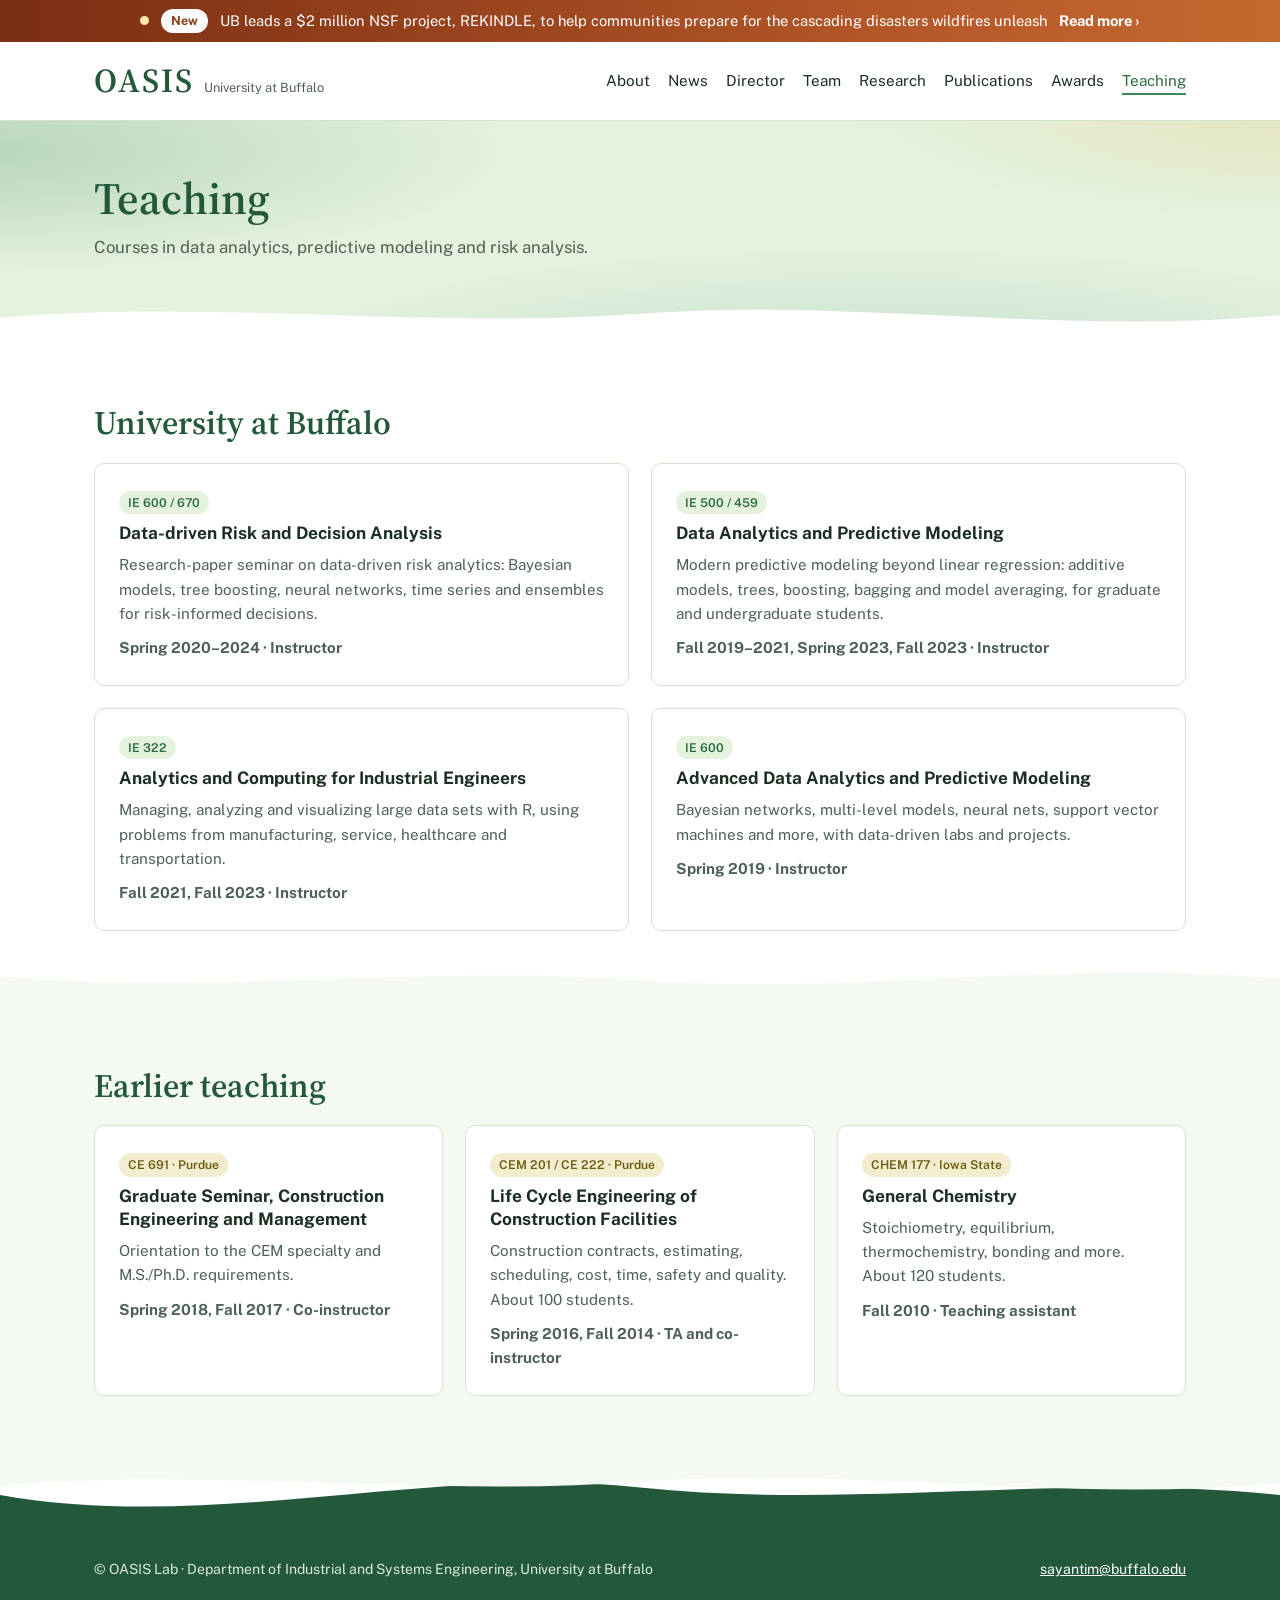
<file: teaching.html>
<!DOCTYPE html>
<html lang="en">
<head>
<meta charset="utf-8">
<meta name="viewport" content="width=device-width, initial-scale=1, viewport-fit=cover">
<title>Teaching – OASIS Lab</title>
<meta name="description" content="OASIS Lab at the University at Buffalo: risk science, operations research and AI for resilient, equitable infrastructure.">
<link rel="icon" href="data:image/svg+xml,<svg xmlns='http://www.w3.org/2000/svg' viewBox='0 0 100 100'><text y='.9em' font-size='90'>🌿</text></svg>">
<link rel="preconnect" href="https://fonts.googleapis.com">
<link rel="preconnect" href="https://fonts.gstatic.com" crossorigin>
<link href="https://fonts.googleapis.com/css2?family=Public+Sans:wght@400;500;600;700&family=Source+Serif+4:opsz,wght@8..60,500;8..60,600&display=swap" rel="stylesheet">
<link rel="stylesheet" href="styles.css">
</head>
<body>
<div class="progress" aria-hidden="true"></div>
<a class="flash" href="https://www.buffalo.edu/news/releases/2026/09/university-at-buffalo-national-science-foundation-wildfire-resilience.html"><span class="flash-dot" aria-hidden="true"></span><span class="flash-tag">New</span><span class="flash-text">UB leads a $2 million NSF project, REKINDLE, to help communities prepare for the cascading disasters wildfires unleash</span><span class="flash-more">Read more ›</span></a>
<header class="nav">
  <div class="wrap">
    <a class="brand" href="index.html"><b>OASIS</b><span>University at Buffalo</span></a>
    <button class="menu-btn" type="button" aria-expanded="false" aria-controls="menu">Menu</button>
    <nav aria-label="Main"><ul id="menu"><li><a href="index.html">About</a></li><li><a href="news.html">News</a></li><li><a href="director.html">Director</a></li><li><a href="team.html">Team</a></li><li><a href="research.html">Research</a></li><li><a href="publications.html">Publications</a></li><li><a href="awards.html">Awards</a></li><li><a href="teaching.html" aria-current="page">Teaching</a></li></ul></nav>
  </div>
</header>
<main>
<div class="page-head"><div class="wrap"><h1>Teaching</h1><p>Courses in data analytics, predictive modeling and risk analysis.</p></div></div>
<section><div class="wrap"><h2>University at Buffalo</h2><div class="grid g2" style="margin-top:20px">
<article class="card"><span class="tag">IE 600 / 670</span><h3>Data-driven Risk and Decision Analysis</h3><p>Research-paper seminar on data-driven risk analytics: Bayesian models, tree boosting, neural networks, time series and ensembles for risk-informed decisions.</p><p class="meta" style="margin:0"><strong>Spring 2020–2024 · Instructor</strong></p></article>
<article class="card"><span class="tag">IE 500 / 459</span><h3>Data Analytics and Predictive Modeling</h3><p>Modern predictive modeling beyond linear regression: additive models, trees, boosting, bagging and model averaging, for graduate and undergraduate students.</p><p class="meta" style="margin:0"><strong>Fall 2019–2021, Spring 2023, Fall 2023 · Instructor</strong></p></article>
<article class="card"><span class="tag">IE 322</span><h3>Analytics and Computing for Industrial Engineers</h3><p>Managing, analyzing and visualizing large data sets with R, using problems from manufacturing, service, healthcare and transportation.</p><p class="meta" style="margin:0"><strong>Fall 2021, Fall 2023 · Instructor</strong></p></article>
<article class="card"><span class="tag">IE 600</span><h3>Advanced Data Analytics and Predictive Modeling</h3><p>Bayesian networks, multi-level models, neural nets, support vector machines and more, with data-driven labs and projects.</p><p class="meta" style="margin:0"><strong>Spring 2019 · Instructor</strong></p></article>
</div></div></section>
<section class="tint"><div class="wrap"><h2>Earlier teaching</h2><div class="grid g3" style="margin-top:20px">
<article class="card"><span class="tag gold">CE 691 · Purdue</span><h3>Graduate Seminar, Construction Engineering and Management</h3><p>Orientation to the CEM specialty and M.S./Ph.D. requirements.</p><p class="meta" style="margin:0"><strong>Spring 2018, Fall 2017 · Co-instructor</strong></p></article>
<article class="card"><span class="tag gold">CEM 201 / CE 222 · Purdue</span><h3>Life Cycle Engineering of Construction Facilities</h3><p>Construction contracts, estimating, scheduling, cost, time, safety and quality. About 100 students.</p><p class="meta" style="margin:0"><strong>Spring 2016, Fall 2014 · TA and co-instructor</strong></p></article>
<article class="card"><span class="tag gold">CHEM 177 · Iowa State</span><h3>General Chemistry</h3><p>Stoichiometry, equilibrium, thermochemistry, bonding and more. About 120 students.</p><p class="meta" style="margin:0"><strong>Fall 2010 · Teaching assistant</strong></p></article>
</div></div></section>
</main>
<footer><svg class="footer-wave" viewBox="0 0 1440 80" preserveAspectRatio="none" aria-hidden="true"><path d="M0,40 C240,90 480,0 720,30 C960,60 1200,10 1440,40 L1440,80 L0,80 Z"/></svg><div class="wrap"><span>© OASIS Lab · Department of Industrial and Systems Engineering, University at Buffalo</span><span><a href="mailto:sayantim@buffalo.edu">sayantim@buffalo.edu</a></span></div></footer>
<script src="site.js"></script>
</body>
</html>
</file>
<file: styles.css>
:root{
  --ink:#1B2E22; --forest:#24583A; --leaf:#3E8A56; --leaf-deep:#2C6B40;
  --mint:#E4F2DE; --paper:#F4F9F1; --line:#D3E4CC; --muted:#4D6154; --white:#FFFFFF;
  --ember:#B85A2A;
  --serif:"Source Serif 4", Georgia, "Times New Roman", serif;
  --sans:"Public Sans", "Segoe UI", Helvetica, Arial, sans-serif;
}
*{box-sizing:border-box}
html,body{margin:0}
html{scroll-padding-top:80px}
body{font-family:var(--sans);color:var(--ink);background:var(--white);font-size:17px;line-height:1.6}
a{color:var(--leaf-deep)}
a:focus-visible,button:focus-visible{outline:3px solid var(--ember);outline-offset:3px}
img{max-width:100%}
.wrap{max-width:1140px;margin:0 auto;padding:0 24px}
.measure{max-width:68ch}

/* header */
.nav{background:var(--white);border-bottom:1px solid var(--line);position:sticky;top:0;z-index:20}
.nav .wrap{display:flex;align-items:center;justify-content:space-between;gap:16px;min-height:66px}
.brand{display:flex;align-items:baseline;gap:10px;text-decoration:none;color:var(--ink)}
.brand b{font-family:var(--serif);font-weight:600;font-size:1.45rem;letter-spacing:.03em;color:var(--forest)}
.brand span{font-size:.8rem;color:var(--muted)}
.nav ul{list-style:none;margin:0;padding:0;display:flex;gap:4px 18px;font-size:.93rem}
.nav ul a{color:var(--ink);text-decoration:none;padding:6px 0;border-bottom:2px solid transparent}
.nav ul a:hover{color:var(--leaf-deep)}
.nav ul a[aria-current]{color:var(--leaf-deep);border-bottom-color:var(--leaf)}
.menu-btn{display:none;background:none;border:1px solid var(--line);border-radius:6px;padding:6px 12px;font:600 .9rem var(--sans);color:var(--ink);cursor:pointer}

/* page heading band */
.page-head{background:var(--mint);border-bottom:1px solid var(--line)}
.page-head .wrap{padding-top:52px;padding-bottom:44px}
.page-head h1{font-family:var(--serif);font-weight:600;font-size:clamp(2rem,4vw,2.8rem);line-height:1.15;margin:0 0 10px;color:var(--forest)}
.page-head p{margin:0;color:var(--muted);max-width:62ch;font-size:1.05rem}

section{padding:68px 0}
.tint{background:var(--paper)}
h2{font-family:var(--serif);font-weight:600;font-size:clamp(1.55rem,2.6vw,2.05rem);line-height:1.2;margin:0 0 14px;color:var(--forest)}
h3{font-size:1.08rem;margin:0 0 8px;line-height:1.35}
.lead{font-size:1.08rem;color:var(--muted)}
.sec-top{display:flex;justify-content:space-between;align-items:end;gap:20px;flex-wrap:wrap;margin-bottom:24px}
.sec-top h2{margin:0}

/* buttons */
.btn{display:inline-block;padding:10px 18px;border-radius:6px;font-weight:600;font-size:.95rem;text-decoration:none;border:1px solid transparent}
.btn-primary{background:var(--leaf-deep);color:#fff}
.btn-primary:hover{background:var(--forest)}
.btn-line{border-color:var(--leaf);color:var(--leaf-deep);background:var(--white)}

/* hero */
.hero video{display:block;width:100%;aspect-ratio:16/9;max-height:74vh;object-fit:cover;background:var(--ink)}
.hero-media{position:relative}
.hero-media button{position:absolute;top:14px;right:14px;font:500 .85rem var(--sans);background:rgba(255,255,255,.88);color:var(--ink);border:1px solid var(--line);border-radius:6px;padding:6px 12px;cursor:pointer}
.hero-text{background:var(--mint);border-bottom:1px solid var(--line)}
.hero-text .wrap{padding-top:40px;padding-bottom:44px;display:grid;grid-template-columns:1.3fr 1fr;gap:40px;align-items:end}
.hero-text h1{font-family:var(--serif);font-weight:600;font-size:clamp(1.9rem,4.2vw,3rem);line-height:1.13;margin:0;color:var(--forest)}
.hero-text p{margin:0;color:var(--muted);font-size:1.05rem}
.cta{display:flex;gap:12px;margin-top:18px;flex-wrap:wrap}

/* hazard-to-household chain */
.chain{list-style:none;margin:36px 0 0;padding:0;display:grid;grid-template-columns:repeat(4,1fr);gap:0}
.chain li{position:relative;padding:26px 22px 4px 0}
.chain li::before{content:"";position:absolute;top:0;left:0;right:0;height:6px;background:var(--c)}
.chain li:not(:last-child)::after{content:"";position:absolute;top:-5px;right:-1px;border-left:12px solid var(--c);border-top:8px solid transparent;border-bottom:8px solid transparent}
.chain .step{font-weight:700;font-size:.85rem;color:var(--c);display:block;margin-bottom:4px}
.chain p{margin:0;font-size:.95rem;color:var(--muted)}
.chain li:nth-child(1){--c:var(--ember)}
.chain li:nth-child(2){--c:#8C7A2E}
.chain li:nth-child(3){--c:var(--leaf)}
.chain li:nth-child(4){--c:var(--forest)}

/* generic card grid */
.grid{display:grid;gap:22px}
.g2{grid-template-columns:repeat(2,1fr)}
.g3{grid-template-columns:repeat(3,1fr)}
.card{background:var(--white);border:1px solid var(--line);border-radius:10px;padding:24px}
.card p{margin:0 0 10px;color:var(--muted);font-size:.95rem}
.card p:last-child{margin-bottom:0}
.meta{font-size:.84rem;color:var(--muted);margin:0 0 8px}
.tag{display:inline-block;font-size:.76rem;font-weight:600;padding:2px 9px;border-radius:20px;background:var(--mint);color:var(--leaf-deep);margin:0 6px 8px 0}
.tag.warm{background:#F7E7DC;color:#8A3E17}
.tag.gold{background:#F3EDCF;color:#6B5A12}

/* slider */
.slider{position:relative}
.track{display:flex;gap:20px;overflow-x:auto;scroll-snap-type:x mandatory;scroll-behavior:smooth;padding:4px 2px 18px;scrollbar-width:thin;scrollbar-color:var(--line) transparent}
.slide{flex:0 0 calc((100% - 40px)/3);scroll-snap-align:start;background:var(--white);border:1px solid var(--line);border-radius:10px;overflow:hidden;display:flex;flex-direction:column}
.slide .pic{aspect-ratio:16/9;background:var(--g,linear-gradient(135deg,#2C6B40,#8CC08E));position:relative}
.slide .pic img{width:100%;height:100%;object-fit:cover;display:block}
.slide .body{padding:18px 20px 20px;display:flex;flex-direction:column;flex:1}
.slide h3{font-size:1.02rem;margin:0 0 6px}
.slide p{margin:0 0 12px;font-size:.92rem;color:var(--muted)}
.slide .more{margin-top:auto;font-weight:600;font-size:.9rem}
.slide.fire .pic{--g:linear-gradient(135deg,#7A2E12,#C8662B 55%,#E8B04A)}
.slide.sat .pic{--g:linear-gradient(135deg,#1E3D2B,#3E8A56 55%,#9ED3A4)}
.slide.wind .pic{--g:linear-gradient(135deg,#2F5D6B,#5FA3A0 55%,#CDE8C4)}
.slide.plain{border-top:5px solid var(--leaf)}
.slide.plain.award{border-top-color:var(--ember)}
.slide.plain.data{border-top-color:#8C7A2E}
.ctrls{display:flex;gap:8px}
.ctrls button{width:40px;height:40px;border-radius:50%;border:1px solid var(--line);background:var(--white);color:var(--forest);font-size:1.1rem;cursor:pointer}
.ctrls button:hover{background:var(--mint)}

/* people */
.person{display:grid;grid-template-columns:120px 1fr;gap:20px;align-items:start}
.person img{width:120px;height:120px;border-radius:50%;object-fit:cover;background:var(--mint);border:3px solid var(--mint)}
.person h3{margin:0 0 2px}
.role{font-size:.88rem;color:var(--leaf-deep);font-weight:600;margin:0 0 8px}

/* director */
.dir-top{display:grid;grid-template-columns:260px 1fr;gap:40px;align-items:start}
.dir-top img{width:100%;border-radius:10px;border:1px solid var(--line)}
.links{display:flex;gap:10px;flex-wrap:wrap;margin-top:14px}
.tl{list-style:none;margin:0;padding:0;border-left:2px solid var(--line)}
.tl li{position:relative;padding:0 0 18px 22px}
.tl li::before{content:"";position:absolute;left:-7px;top:6px;width:12px;height:12px;border-radius:50%;background:var(--leaf);border:2px solid var(--white)}
.tl .when{font-size:.84rem;color:var(--muted)}
.tl strong{display:block}

/* publications */
.jump{display:flex;flex-wrap:wrap;gap:8px;margin-top:18px}
.jump a{padding:6px 14px;border-radius:20px;border:1px solid var(--line);background:var(--white);text-decoration:none;font-size:.9rem;color:var(--forest)}
.jump a:hover{background:var(--mint)}
.pubs{list-style:none;margin:0;padding:0;counter-reset:none}
.pubs li{padding:14px 0;border-top:1px solid var(--line);font-size:.95rem;display:grid;grid-template-columns:52px 1fr;gap:12px}
.pubs .id{font-weight:700;color:var(--leaf-deep);font-size:.85rem;padding-top:2px}
.pubs em{color:var(--ink)}

/* awards */
.award-list{list-style:none;margin:0;padding:0}
.award-list li{padding:14px 0;border-top:1px solid var(--line)}
.award-list li:first-child{border-top:0;padding-top:0}
.award-list .yr{font-weight:700;color:var(--ember);font-size:.85rem}
.award-list strong{display:block}
.award-list span.d{font-size:.9rem;color:var(--muted)}

/* join + footer */
.join{display:grid;grid-template-columns:1.2fr 1fr;gap:48px}
address{font-style:normal;color:var(--muted)}
footer{background:var(--forest);color:#D9EBD6;padding:28px 0;font-size:.88rem}
footer .wrap{display:flex;justify-content:space-between;gap:16px;flex-wrap:wrap}
footer a{color:#fff}

@media (max-width:960px){
  .slide{flex-basis:calc((100% - 20px)/2)}
  .g3{grid-template-columns:1fr 1fr}
}
@media (max-width:860px){
  .menu-btn{display:block}
  .nav ul{display:none;position:absolute;left:0;right:0;top:66px;background:var(--white);border-bottom:1px solid var(--line);flex-direction:column;padding:8px 24px 16px;gap:0}
  .nav ul.open{display:flex}
  .nav ul a{display:block;padding:10px 0}
  .hero-text .wrap,.join,.dir-top{grid-template-columns:1fr;gap:20px}
  .dir-top img{max-width:240px}
  .chain{grid-template-columns:1fr 1fr;row-gap:12px}
  .chain li:nth-child(2)::after{display:none}
  .g2{grid-template-columns:1fr}
  section{padding:52px 0}
}
@media (max-width:600px){
  .slide{flex-basis:86%}
  .g3,.chain{grid-template-columns:1fr}
  .chain li::after{display:none}
  .person{grid-template-columns:84px 1fr}
  .person img{width:84px;height:84px}
}
@media (prefers-reduced-motion:reduce){.track{scroll-behavior:auto}}
.person img,.dir-top img{color:transparent;font-size:0}
/* chain pictures */
.chain li{padding-top:0}
.chain li::before{top:auto}
.chain-pic{position:relative;aspect-ratio:16/10;border-radius:10px;overflow:hidden;margin:0 14px 22px 0;border:1px solid var(--line)}
.chain-pic svg,.chain-pic img{position:absolute;inset:0;width:100%;height:100%;display:block;object-fit:cover}
.chain li .step{position:relative;padding-top:20px}
.chain li .step::before{content:"";position:absolute;top:0;left:0;right:-22px;height:6px;background:var(--c)}
.chain li::before,.chain li::after{display:none}
.chain li:not(:last-child) .step::after{content:"";position:absolute;top:-5px;right:-23px;border-left:12px solid var(--c);border-top:8px solid transparent;border-bottom:8px solid transparent}
.chain li:last-child .step::before{right:0}
@media (max-width:860px){.chain li:nth-child(2) .step::after{display:none}.chain li .step::before{right:0}}
@media (max-width:600px){.chain li .step::after{display:none}.chain-pic{margin-right:0}}
/* news card illustrations */
.slide .pic svg,.slide .pic img{position:absolute;inset:0;width:100%;height:100%;display:block;object-fit:cover}
.track{scrollbar-width:none}
.track::-webkit-scrollbar{display:none}
/* bigger OASIS */
.brand b{font-size:2.1rem;line-height:1;letter-spacing:.06em}
.nav .wrap{min-height:78px}
.nav ul{font-size:.95rem}
@media (max-width:860px){.nav ul{top:78px}.brand b{font-size:1.8rem}}
.hero-text h1 .wordmark{display:block;font-size:clamp(4.5rem,13vw,9.5rem);line-height:.9;letter-spacing:.06em;color:var(--forest);margin-bottom:14px}
.hero-text h1 .fullname{display:block;font-size:clamp(1.25rem,2.4vw,1.8rem);line-height:1.25;color:var(--leaf-deep);font-weight:500;max-width:22ch}
.hero-text .wrap{align-items:center}

/* year tabs */
.years{display:flex;flex-wrap:wrap;gap:8px}
.years button{font:600 .95rem var(--sans);padding:8px 16px;border-radius:20px;border:1px solid var(--line);background:var(--white);color:var(--forest);cursor:pointer}
.years button:hover{background:var(--mint)}
.years button[aria-selected="true"]{background:var(--leaf-deep);border-color:var(--leaf-deep);color:#fff}
.year-label{display:flex;align-items:baseline;gap:14px;margin:30px 0 -34px}
.year-label h2{margin:0;font-size:clamp(2rem,4vw,2.8rem)}
.year-label span{color:var(--muted);font-size:.95rem}
.slide[hidden]{display:none}
.slide .pic{background:var(--g,linear-gradient(135deg,#2C6B40,#8CC08E))}
@media (max-width:600px){.year-label{margin-bottom:8px}}
/* news categories */
.cats{display:flex;gap:0;border-bottom:2px solid var(--line);margin-bottom:28px}
.cats button{font:600 1.05rem var(--sans);padding:12px 22px;border:0;background:none;color:var(--muted);cursor:pointer;border-bottom:3px solid transparent;margin-bottom:-2px}
.cats button:hover{color:var(--forest)}
.cats button[aria-selected="true"]{color:var(--forest);border-bottom-color:var(--leaf-deep)}
.place{font-size:.86rem !important;color:var(--leaf-deep) !important;font-weight:600;margin:-4px 0 12px !important}
@media (max-width:600px){.cats button{padding:10px 12px;font-size:.95rem}}
.slide .pic img.contain{object-fit:contain;background:#2458A6}
.feature{display:grid;grid-template-columns:360px 1fr;gap:40px;align-items:center}
.feature img{width:100%;border-radius:10px;border:1px solid var(--line)}
@media (max-width:860px){.feature{grid-template-columns:1fr}.feature img{max-width:420px}}
.slide .pic img.contain.dark{background:#4A2A17}
/* service cards with pictures */
.card.svc{padding:0;overflow:hidden}
.card.svc h3{padding:20px 24px 0}
.card.svc p{padding:0 24px 22px}
.svc-pic{aspect-ratio:16/9;background:linear-gradient(135deg,#2C6B40,#8CC08E);position:relative}
.svc-pic img{position:absolute;inset:0;width:100%;height:100%;object-fit:cover}
.svc-pic.dark{background:#4A2A17}
.svc-pic.dark img{object-fit:contain}
.svc-pic.face img{object-position:50% 22%}

/* ================= dynamic, flowing layer ================= */
/* scroll progress */
.progress{position:fixed;top:0;left:0;height:3px;width:100%;transform-origin:0 50%;transform:scaleX(0);background:linear-gradient(90deg,var(--ember),#E8B04A,var(--leaf));z-index:50}

/* glass nav that tightens on scroll */
.nav{background:rgba(255,255,255,.86);backdrop-filter:saturate(1.4) blur(10px);-webkit-backdrop-filter:saturate(1.4) blur(10px);transition:box-shadow .3s}
.nav .wrap{transition:min-height .3s}
.nav.scrolled{box-shadow:0 6px 24px -14px rgba(27,46,34,.35)}
.nav.scrolled .wrap{min-height:62px}
.nav.scrolled .brand b{font-size:1.7rem}
.brand b{transition:font-size .3s}
.nav ul a{position:relative;border-bottom:0}
.nav ul a::after{content:"";position:absolute;left:0;right:0;bottom:0;height:2px;background:var(--leaf);transform:scaleX(0);transform-origin:left;transition:transform .3s}
.nav ul a:hover::after,.nav ul a[aria-current]::after{transform:scaleX(1)}

/* flowing, drifting color fields in heading bands */
.page-head,.hero-text{position:relative;overflow:hidden;isolation:isolate}
.page-head::before,.hero-text::before{content:"";position:absolute;inset:-40%;z-index:-1;
  background:
   radial-gradient(35% 45% at 20% 30%,rgba(62,138,86,.28),transparent 70%),
   radial-gradient(30% 40% at 80% 20%,rgba(232,176,74,.22),transparent 70%),
   radial-gradient(40% 50% at 60% 90%,rgba(95,163,160,.25),transparent 70%);
  animation:drift 22s ease-in-out infinite alternate}
@keyframes drift{0%{transform:translate(0,0) rotate(0)}50%{transform:translate(4%,-3%) rotate(6deg)}100%{transform:translate(-4%,3%) rotate(-5deg)}}

/* wave edges between sections */
.page-head,.hero-text,.tint,.stats-band{--wave:url("data:image/svg+xml,%3Csvg xmlns='http://www.w3.org/2000/svg' viewBox='0 0 1440 60' preserveAspectRatio='none'%3E%3Cpath d='M0,0 L1440,0 L1440,30 C1200,62 960,4 720,28 C480,52 240,6 0,34 Z'/%3E%3C/svg%3E")}
.page-head,.hero-text{border-bottom:0;padding-bottom:30px;-webkit-mask:var(--wave) bottom/100% 40px no-repeat,linear-gradient(#000,#000) top/100% calc(100% - 39px) no-repeat;mask:var(--wave) bottom/100% 40px no-repeat,linear-gradient(#000,#000) top/100% calc(100% - 39px) no-repeat}
.tint{position:relative;margin-top:-1px}
.tint::before,.tint::after{content:"";position:absolute;left:0;right:0;height:40px;background:var(--paper);-webkit-mask:var(--wave) center/100% 100% no-repeat;mask:var(--wave) center/100% 100% no-repeat;pointer-events:none}
.tint::before{top:-39px;transform:scaleY(-1)}
.tint::after{bottom:-39px}
.tint{z-index:1}

/* stats band */
.stats-band{background:var(--forest);color:#fff;padding:44px 0 50px;position:relative}
.stats{display:grid;grid-template-columns:repeat(4,1fr);gap:24px}
.stats b{display:block;font-family:var(--serif);font-weight:600;font-size:clamp(2.2rem,4.5vw,3.4rem);line-height:1;color:#CFEBC6}
.stats span{display:block;margin-top:8px;font-size:.95rem;color:#D9EBD6;max-width:22ch}
@media (max-width:760px){.stats{grid-template-columns:1fr 1fr;row-gap:30px}}

/* cards: lift and slow image zoom */
.card,.slide{transition:transform .35s cubic-bezier(.2,.7,.2,1),box-shadow .35s}
.card:hover,.slide:hover{transform:translateY(-6px);box-shadow:0 18px 36px -22px rgba(27,46,34,.45)}
.slide .pic img,.svc-pic img,.chain-pic img,.chain-pic svg{transition:transform 1.2s cubic-bezier(.2,.7,.2,1)}
.slide:hover .pic img,.card.svc:hover .svc-pic img,.chain li:hover .chain-pic svg,.chain li:hover .chain-pic img{transform:scale(1.06)}
.slide .pic,.svc-pic,.chain-pic{overflow:hidden}
.btn{transition:transform .2s,background .2s,box-shadow .2s}
.btn:hover{transform:translateY(-2px);box-shadow:0 8px 18px -10px rgba(27,46,34,.6)}

/* scroll reveal */
.reveal{opacity:0;transform:translateY(26px);transition:opacity .8s ease,transform .8s cubic-bezier(.2,.7,.2,1);transition-delay:var(--d,0s)}
.reveal.in{opacity:1;transform:none}
/* chain bar draws itself */
.chain li .step::before{transform:scaleX(0);transform-origin:left;transition:transform .7s cubic-bezier(.6,.1,.3,1);transition-delay:calc(var(--d,0s) + .2s)}
.chain li.in .step::before,.chain li:not(.reveal) .step::before{transform:scaleX(1)}
.chain li .step::after{opacity:0;transition:opacity .3s;transition-delay:calc(var(--d,0s) + .8s)}
.chain li.in .step::after,.chain li:not(.reveal) .step::after{opacity:1}

/* hero wordmark shimmer on load */
.hero-text h1 .wordmark{background:linear-gradient(100deg,var(--forest) 30%,var(--leaf) 45%,#8CC08E 50%,var(--leaf) 55%,var(--forest) 70%);background-size:300% 100%;-webkit-background-clip:text;background-clip:text;color:transparent;animation:shine 3.5s ease-out .4s 1 both}
@keyframes shine{from{background-position:100% 0}to{background-position:0 0}}

/* footer wave */
footer{position:relative;margin-top:60px;padding-top:34px}
.footer-wave{position:absolute;left:0;right:0;top:-59px;width:100%;height:60px;display:block}
.footer-wave path{fill:var(--forest)}

@media (prefers-reduced-motion:reduce){
  .page-head::before,.hero-text::before,.hero-text h1 .wordmark{animation:none}
  .reveal{opacity:1;transform:none;transition:none}
  .card,.slide,.slide .pic img,.btn{transition:none}
  .card:hover,.slide:hover,.btn:hover{transform:none}
  .progress{display:none}
}

/* NSF RAPID spotlight */
.rapid-head{display:grid;grid-template-columns:1.5fr 1fr;gap:40px;align-items:start;margin-bottom:34px}
.rapid-head h2{font-size:clamp(1.7rem,3vw,2.4rem)}
.facts{margin:0;display:grid;gap:14px;background:var(--mint);border-radius:12px;padding:22px 24px}
.facts dt{font-size:.8rem;font-weight:700;color:var(--leaf-deep)}
.facts dd{margin:2px 0 0;font-size:.98rem}
.rapid-grid{display:grid;grid-template-columns:1.4fr 1fr;gap:24px;align-items:start}
.video-card video{width:100%;border-radius:12px;display:block;background:var(--ink);aspect-ratio:16/9}
.rapid-grid .card p{font-size:.93rem}
.sub{font-family:var(--serif);font-weight:600;font-size:1.45rem;color:var(--forest);margin:48px 0 16px}
.gallery{display:grid;grid-template-columns:repeat(4,1fr);grid-auto-rows:190px;gap:14px}
.gallery .g{margin:0;position:relative;border-radius:12px;overflow:hidden;background:var(--mint)}
.gallery .g.wide{grid-column:span 2;grid-row:span 2}
.gallery .g.tall{grid-row:span 2}
.gallery img{width:100%;height:100%;object-fit:cover;display:block;transition:transform 1.2s cubic-bezier(.2,.7,.2,1)}
.gallery .g:hover img{transform:scale(1.05)}
.gallery figcaption{position:absolute;left:0;right:0;bottom:0;padding:26px 14px 12px;font-size:.85rem;line-height:1.4;color:#fff;background:linear-gradient(transparent,rgba(20,38,28,.85))}
@media (max-width:900px){.rapid-head,.rapid-grid{grid-template-columns:1fr}.gallery{grid-template-columns:1fr 1fr;grid-auto-rows:170px}}
@media (max-width:520px){.gallery{grid-template-columns:1fr;grid-auto-rows:240px}.gallery .g.wide,.gallery .g.tall{grid-column:auto;grid-row:span 1}}
.gallery .g.face img{object-position:50% 18%}
.mods{grid-template-columns:repeat(4,1fr);margin-bottom:8px}
.gallery.two{grid-template-columns:1fr 1fr;grid-auto-rows:auto}
.gallery.two .g.wide{grid-column:auto;grid-row:auto;aspect-ratio:4/3}
@media (max-width:900px){.mods{grid-template-columns:1fr 1fr}}
@media (max-width:520px){.mods,.gallery.two{grid-template-columns:1fr}}
.doe-grid{display:grid;grid-template-columns:1.2fr 1fr;gap:24px;align-items:start}
.doe-grid .gallery.two .g.tall{grid-row:auto;aspect-ratio:3/4}
@media (max-width:900px){.doe-grid{grid-template-columns:1fr}}

/* awards feature with two photos */
.feature-pics{display:grid;grid-template-columns:1fr 1fr;gap:12px}
.feature-pics img{width:100%;height:100%;aspect-ratio:3/4;object-fit:cover;border-radius:10px;border:1px solid var(--line)}
.feature{grid-template-columns:440px 1fr}
@media (max-width:860px){.feature{grid-template-columns:1fr}}

/* interactive student awards */
.chips{margin-bottom:26px}
.sa-grid{display:grid;grid-template-columns:repeat(4,1fr);gap:20px}
.sa{background:#fff;border:1px solid var(--line);border-radius:14px;overflow:hidden;transition:transform .35s cubic-bezier(.2,.7,.2,1),box-shadow .35s,opacity .35s}
.sa:hover{transform:translateY(-6px) rotate(-.4deg);box-shadow:0 20px 38px -22px rgba(27,46,34,.5)}
.sa.hide{display:none}
.sa.pop{animation:pop .45s cubic-bezier(.2,.7,.2,1) both}
@keyframes pop{from{opacity:0;transform:translateY(16px) scale(.97)}to{opacity:1;transform:none}}
.sa-pic{position:relative;aspect-ratio:4/3;background:linear-gradient(135deg,#24583A,#8CC08E);overflow:hidden}
.sa-pic img{width:100%;height:100%;object-fit:cover;transition:transform 1.2s cubic-bezier(.2,.7,.2,1)}
.sa-pic.face img{object-position:50% 20%}
.sa:hover .sa-pic img{transform:scale(1.07)}
.sa-pic .yr{position:absolute;top:10px;left:10px;background:rgba(255,255,255,.92);color:var(--ember);font-weight:700;font-size:.8rem;padding:3px 10px;border-radius:20px}
.initials{position:absolute;inset:0;display:grid;place-items:center;font-family:var(--serif);font-size:3rem;color:#E4F2DE}
.sa-body{padding:16px 18px 18px}
.sa .who{margin:0 0 4px;font-size:.82rem;font-weight:700;color:var(--leaf-deep)}
.sa h3{font-size:1rem;margin:0 0 6px}
.sa p{margin:0 0 6px;font-size:.9rem;color:var(--muted)}
.sa .cap{font-style:italic;font-size:.84rem}
@media (max-width:1000px){.sa-grid{grid-template-columns:repeat(3,1fr)}}
@media (max-width:760px){.sa-grid{grid-template-columns:1fr 1fr}}
@media (max-width:480px){.sa-grid{grid-template-columns:1fr}}

/* team: single current student, larger */
.g1{grid-template-columns:1fr}
.lead-person .person{grid-template-columns:200px 1fr;gap:32px;align-items:center;padding:28px}
.lead-person .person img{width:200px;height:200px}
@media (max-width:600px){.lead-person .person{grid-template-columns:1fr}.lead-person .person img{width:160px;height:160px}}

/* lab moments: flowing masonry */
.moments{columns:4 240px;column-gap:16px;margin-top:22px}
.moments figure{break-inside:avoid;margin:0 0 16px;position:relative;border-radius:12px;overflow:hidden;background:var(--mint)}
.moments img{width:100%;display:block;transition:transform 1.2s cubic-bezier(.2,.7,.2,1)}
.moments figure:hover img{transform:scale(1.05)}
.moments figcaption{position:absolute;left:0;right:0;bottom:0;padding:28px 12px 10px;font-size:.84rem;line-height:1.4;color:#fff;background:linear-gradient(transparent,rgba(20,38,28,.85));opacity:0;transform:translateY(8px);transition:opacity .35s,transform .35s}
.moments figure:hover figcaption,.moments figure:focus-within figcaption{opacity:1;transform:none}
@media (hover:none){.moments figcaption{opacity:1;transform:none}}
.chips{display:flex;flex-wrap:wrap;gap:8px}
.chips button{font:600 .95rem var(--sans);padding:8px 16px;border-radius:20px;border:1px solid var(--line);background:var(--white);color:var(--forest);cursor:pointer;transition:background .2s,color .2s}
.chips button:hover{background:var(--mint)}
.chips button[aria-selected="true"]{background:var(--leaf-deep);border-color:var(--leaf-deep);color:#fff}

/* flashing news bar */
.flash{display:flex;align-items:center;gap:12px;justify-content:center;padding:9px 20px;background:linear-gradient(90deg,#7A2E12,#B85A2A,#D98A3A,#B85A2A,#7A2E12);background-size:300% 100%;animation:flow 9s linear infinite;color:#fff;text-decoration:none;font-size:.92rem;position:relative;z-index:21}
.flash:hover .flash-more{text-decoration:underline}
.flash-dot{width:9px;height:9px;border-radius:50%;background:#FFE7A8;box-shadow:0 0 0 0 rgba(255,231,168,.8);animation:ping 1.6s ease-out infinite;flex:none}
.flash-tag{font-weight:700;font-size:.78rem;background:#fff;color:#8A3E17;border-radius:20px;padding:2px 10px;animation:blink 1.6s ease-in-out infinite;flex:none}
.flash-text{overflow:hidden;text-overflow:ellipsis;white-space:nowrap}
.flash-more{font-weight:700;flex:none;white-space:nowrap}
@keyframes flow{to{background-position:300% 0}}
@keyframes ping{0%{box-shadow:0 0 0 0 rgba(255,231,168,.8)}100%{box-shadow:0 0 0 12px rgba(255,231,168,0)}}
@keyframes blink{0%,100%{opacity:1}50%{opacity:.55}}
@media (max-width:700px){.flash{justify-content:flex-start;font-size:.85rem}.flash-more{display:none}}
@media (prefers-reduced-motion:reduce){.flash,.flash-dot,.flash-tag{animation:none}}
</file>
